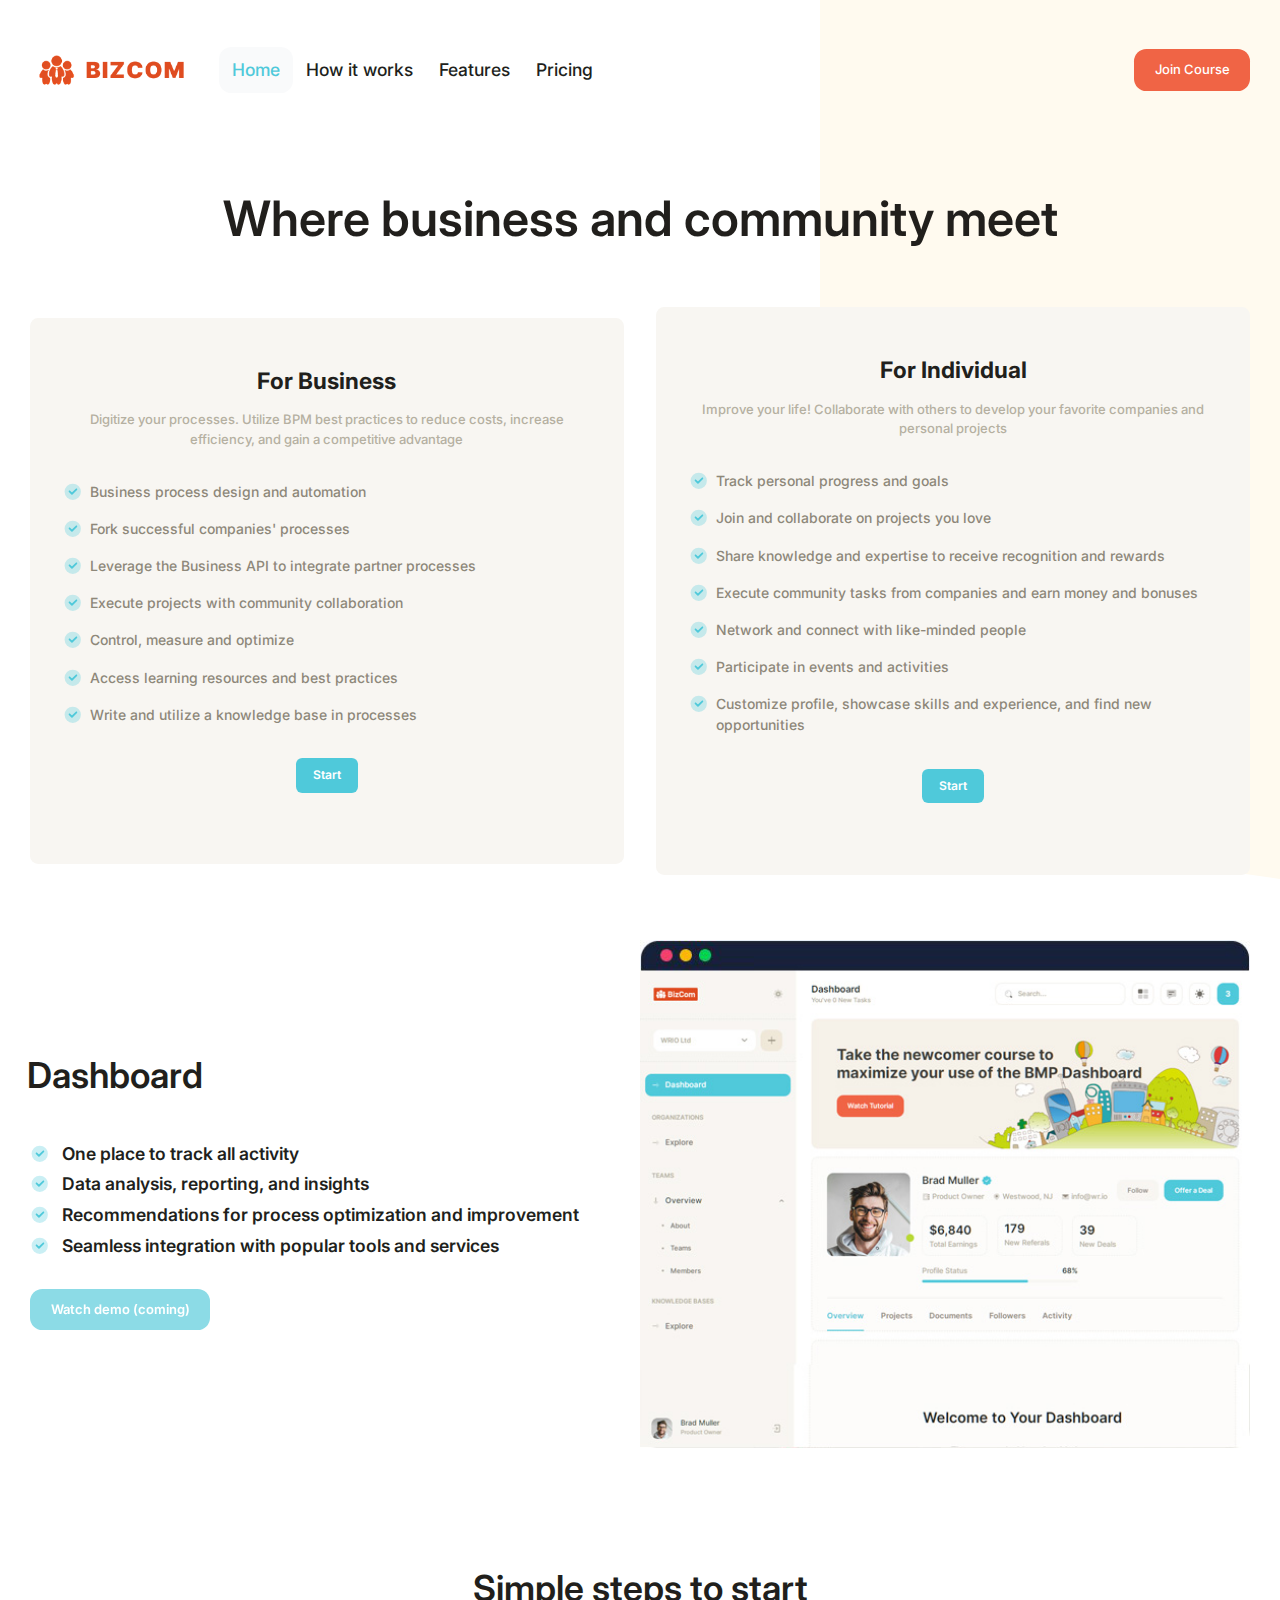
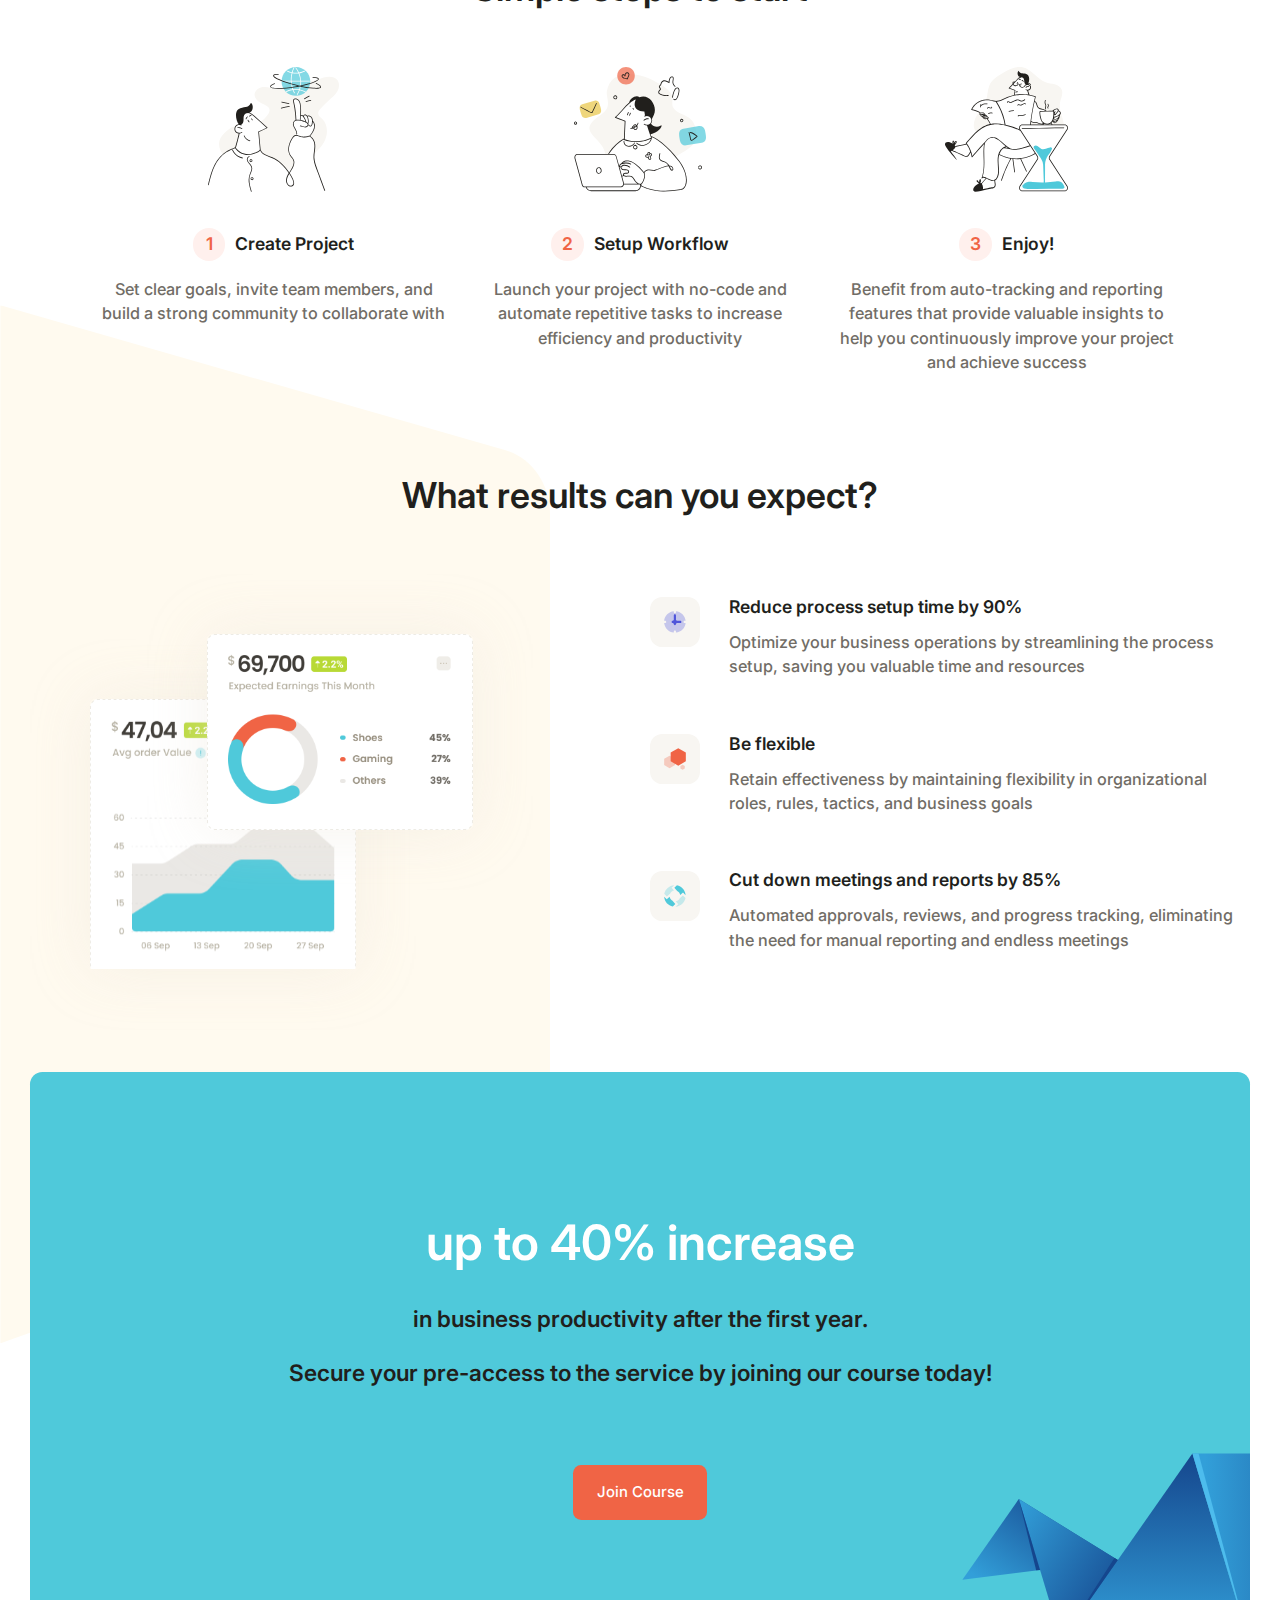
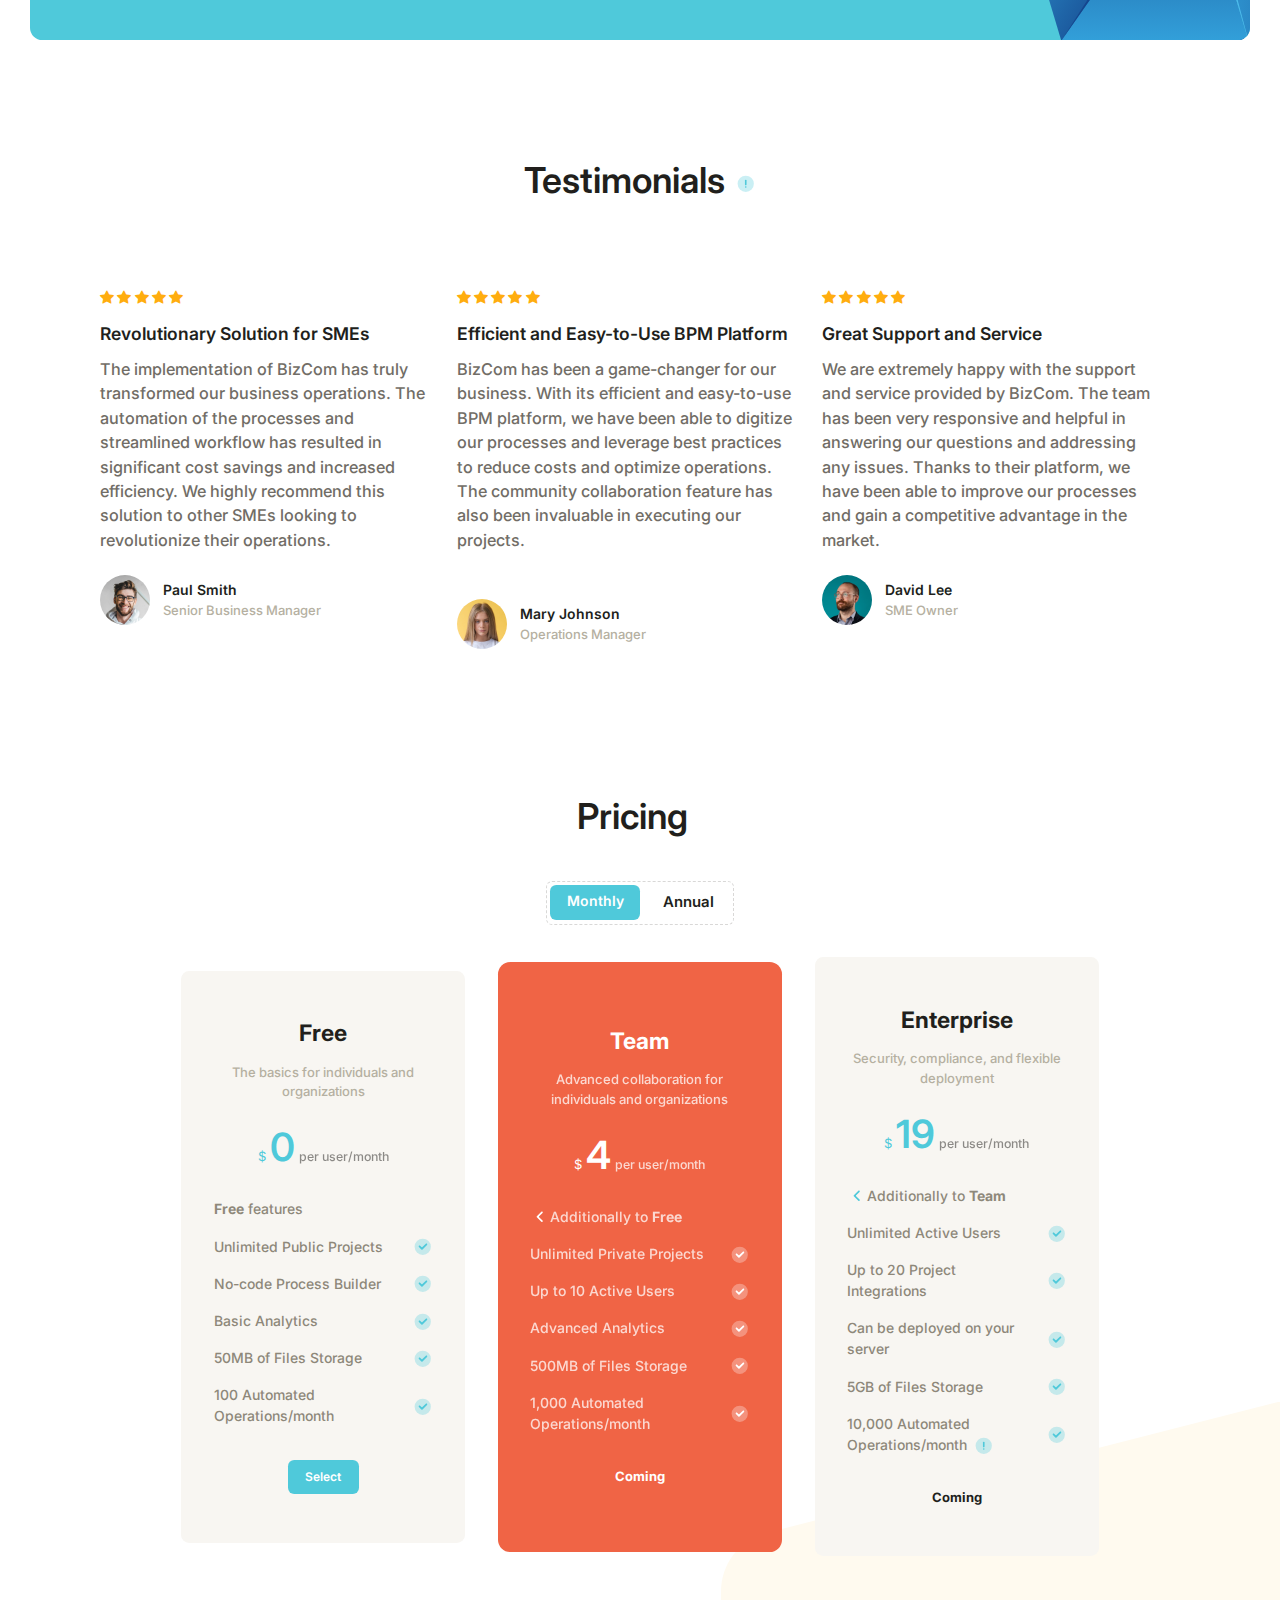
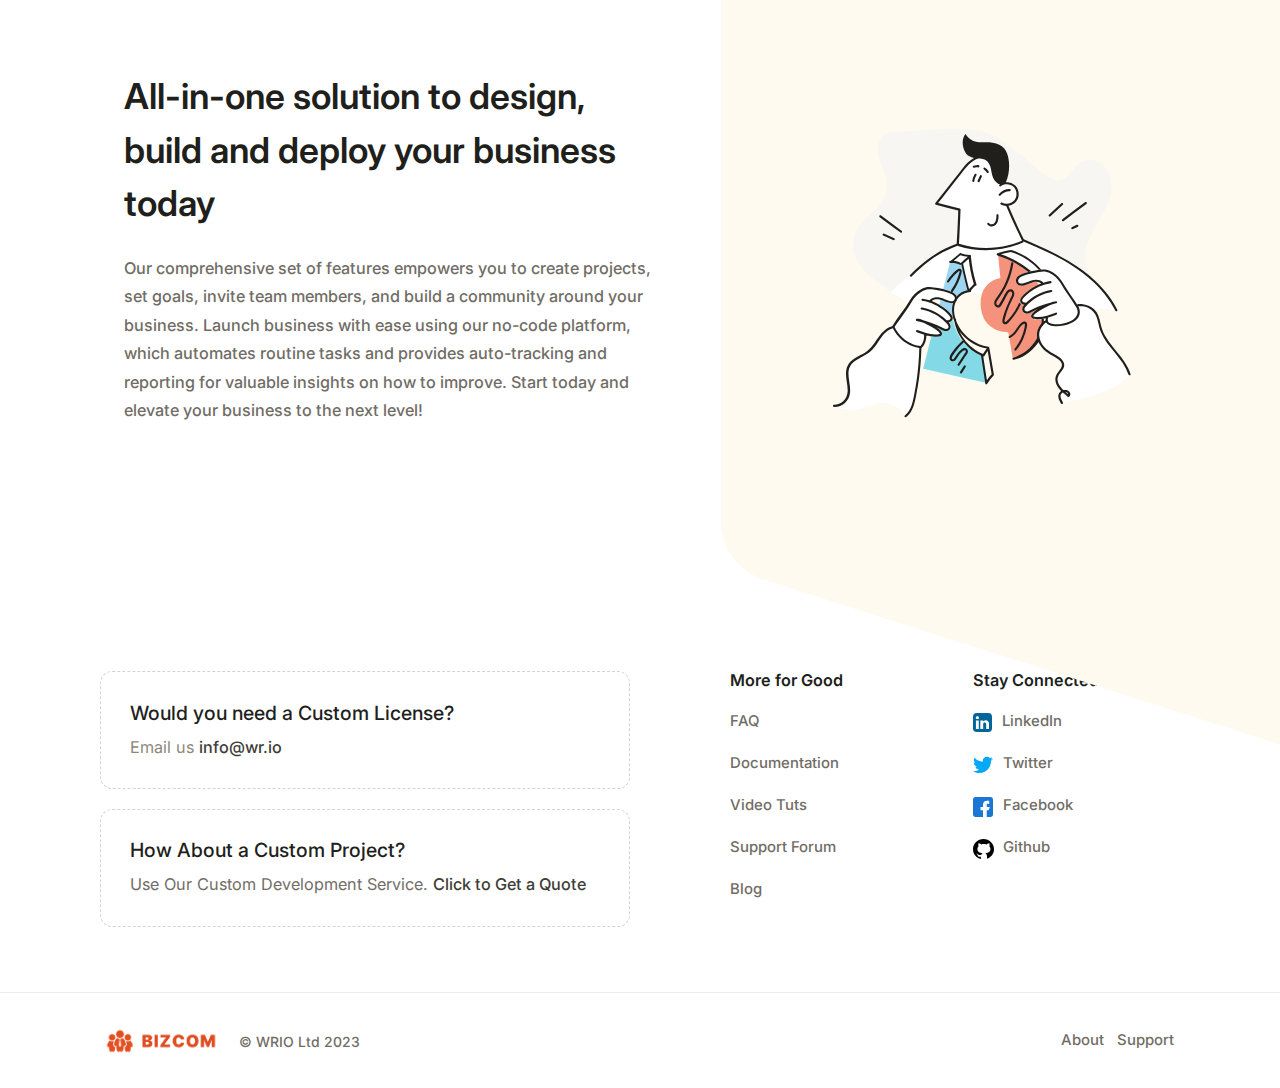
<file: index.html>
<!DOCTYPE html>
<html lang="en">
	<!--begin::Head-->
	<head>
		<!-- Google tag (gtag.js) -->
		<script async src="https://www.googletagmanager.com/gtag/js?id=G-2LW7SFRCJ7"></script>
		<script>
		  window.dataLayer = window.dataLayer || [];
		  function gtag(){dataLayer.push(arguments);}
		  gtag('js', new Date());
		  gtag('config', 'G-2LW7SFRCJ7');
		</script>
		<title>BizCom &bull; Pre-registration</title>
		<meta charset="utf-8" />
		<meta name="description" content="BizCom is a business process-improving platform developed by webRunes (wr.io). Our goal is to empower small and medium-sized enterprises and their communities by providing a collaborative center for growth." />
		<meta name="keywords" content="business, process, improvement" />
		<meta name="viewport" content="width=device-width, initial-scale=1" />
		<meta property="og:locale" content="en_US" />
		<link rel="shortcut icon" href="assets/media/logos/favicon.ico" />
		<!--begin::Fonts-->
		<link rel="stylesheet" href="https://fonts.googleapis.com/css?family=Inter:300,400,500,600,700" />
		<!--end::Fonts-->
		<!--begin::Global Stylesheets Bundle(used by all pages)-->
		<link href="assets/plugins/global/plugins.bundle.css" rel="stylesheet" type="text/css" />
		<link href="assets/css/style.bundle.css" rel="stylesheet" type="text/css" />
		<link href="assets/css/update.css" rel="stylesheet" type="text/css" />
		<!--end::Global Stylesheets Bundle-->
	</head>
	<!--end::Head-->
	<!--begin::Body-->
	<body data-kt-name="good" id="kt_app_body" data-bs-spy="scroll" data-bs-target="#kt_landing_menu" data-bs-offset="200" data-kt-app-layout="light-sidebar" class="body-bg position-relative app-blank">
		<!--begin::Theme mode setup on page load-->
		<script>var defaultThemeMode = "light"; var themeMode; if ( document.documentElement ) { if ( document.documentElement.hasAttribute("data-theme-mode")) { themeMode = document.documentElement.getAttribute("data-theme-mode"); } else { if ( localStorage.getItem("data-theme") !== null ) { themeMode = localStorage.getItem("data-theme"); } else { themeMode = defaultThemeMode; } } if (themeMode === "system") { themeMode = window.matchMedia("(prefers-color-scheme: dark)").matches ? "dark" : "light"; } document.documentElement.setAttribute("data-theme", themeMode); }</script>
		<!--end::Theme mode setup on page load-->
		<!--begin::Root-->
		<div class="d-flex flex-column flex-root" id="kt_app_root">
			<!--begin::Header Section-->
			<div class="m-0">
				<!--begin::Header-->
				<div class="landing-header mb-13" data-kt-sticky="true" data-kt-sticky-name="landing-header" data-kt-sticky-offset="{default: '200px', lg: '300px'}">
					<!--begin::Container-->
					<div class="container-xxl">
						<!--begin::Wrapper-->
						<div class="d-flex align-items-center">
							<!--begin::Logo-->
							<div class="d-flex align-items-center me-8">
								<!--begin::Mobile menu toggle-->
								<button class="btn btn-icon btn-active-color-primary me-3 d-flex d-lg-none ms-n2" id="kt_landing_menu_toggle">
									<!--begin::Svg Icon | path: icons/duotune/abstract/abs015.svg-->
									<span class="svg-icon svg-icon-1">
										<svg width="24" height="24" viewBox="0 0 24 24" fill="none" xmlns="http://www.w3.org/2000/svg">
											<path d="M21 7H3C2.4 7 2 6.6 2 6V4C2 3.4 2.4 3 3 3H21C21.6 3 22 3.4 22 4V6C22 6.6 21.6 7 21 7Z" fill="currentColor" />
											<path opacity="0.3" d="M21 14H3C2.4 14 2 13.6 2 13V11C2 10.4 2.4 10 3 10H21C21.6 10 22 10.4 22 11V13C22 13.6 21.6 14 21 14ZM22 20V18C22 17.4 21.6 17 21 17H3C2.4 17 2 17.4 2 18V20C2 20.6 2.4 21 3 21H21C21.6 21 22 20.6 22 20Z" fill="currentColor" />
										</svg>
									</span>
									<!--end::Svg Icon-->
								</button>
								<!--end::Mobile menu toggle-->
								<!--begin::Logo image-->
								<a href="#">
									<img alt="Logo" src="assets/media/logos/default-inv.png" class="h-40px" />
								</a>
								<!--end::Logo image-->
							</div>
							<!--end::Logo-->
							<!--begin::Menu wrapper-->
							<div class="d-lg-block" id="kt_header_nav_wrapper">
								<div class="d-lg-block p-5 p-lg-0" data-kt-drawer="true" data-kt-drawer-name="landing-menu" data-kt-drawer-activate="{default: true, lg: false}" data-kt-drawer-overlay="true" data-kt-drawer-width="200px" data-kt-drawer-direction="start" data-kt-drawer-toggle="#kt_landing_menu_toggle" data-kt-swapper="true" data-kt-swapper-mode="prepend" data-kt-swapper-parent="{default: '#kt_body', lg: '#kt_header_nav_wrapper'}">
									<!--begin::Menu-->
									<div class="menu menu-column flex-nowrap menu-rounded menu-lg-row menu-title-dark menu-state-title-primary nav nav-flush fs-3 fw-semibold" id="kt_landing_menu">
										<!--begin::Menu item-->
										<div class="menu-item">
											<!--begin::Menu link-->
											<a class="menu-link nav-link active py-3 px-4 px-xxl-6" href="#" data-kt-scroll-toggle="true" data-kt-drawer-dismiss="true">Home</a>
											<!--end::Menu link-->
										</div>
										<!--end::Menu item-->
										<!--begin::Menu item-->
										<div class="menu-item">
											<!--begin::Menu link-->
											<a class="menu-link nav-link py-3 px-4 px-xxl-6" href="#how-it-works" data-kt-scroll-toggle="true" data-kt-drawer-dismiss="true">How it works</a>
											<!--end::Menu link-->
										</div>
										<!--end::Menu item-->
										<!--begin::Menu item-->
										<div class="menu-item">
											<!--begin::Menu link-->
											<a class="menu-link nav-link py-3 px-4 px-xxl-6" href="#features" data-kt-scroll-toggle="true" data-kt-drawer-dismiss="true">Features</a>
											<!--end::Menu link-->
										</div>
										<!--end::Menu item-->
										<!--begin::Menu item-->
										<div class="menu-item">
											<!--begin::Menu link-->
											<a class="menu-link nav-link py-3 px-4 px-xxl-6" href="#pricing" data-kt-scroll-toggle="true" data-kt-drawer-dismiss="true">Pricing</a>
											<!--end::Menu link-->
										</div>
										<!--end::Menu item-->
									</div>
									<!--end::Menu-->
								</div>
							</div>
							<!--end::Menu wrapper-->
							<!--begin::Toolbar-->
							<div class="flex-equal text-end ms-1 position-relative z-index-2">
								<a href="https://course.wr.io/" class="btn btn-danger" data-kt-scroll-toggle="true" data-kt-drawer-dismiss="true">Join Course</a>
							</div>
							<!--end::Toolbar-->
						</div>
						<!--end::Wrapper-->
					</div>
					<!--end::Container-->
				</div>
				<!--end::Header-->
				<!--begin::Landing hero-->
				<div class="mb-lg-20">
					<!--begin::Container-->
					<div class="container-xxl position-relative z-index-2">
						<!--begin::Row-->
							<!--begin::Title-->
							<h3 class="fs-lg-3tx fs-3x text-dark text-center mb-7 mb-lg-16 lh-base position-relative z-index-2" data-kt-scroll-offset="{default: 100, lg: 150}">Where business and community meet</h3>
							<!--end::Title-->
							<!--begin::Pricing-->
							<div class="text-center">
								<!--begin::Row-->
								<div class="row g-5 g-lg-10 mb-20">
									<!--begin::Col-->
									<div class="col-xl-6">
										<div class="d-flex h-100 align-items-center">
											<!--begin::Option-->
											<div class="w-100 d-flex flex-column flex-center rounded-3 bg-gray-100 py-15 px-10">
												<!--begin::Heading-->
												<div class="mb-7 text-center">
													<!--begin::Title-->
													<h1 class="text-dark mb-5 fw-bolder">For Business</h1>
													<!--end::Title-->
													<!--begin::Description-->
													<div class="text-gray-400 fw-semibold mb-5">Digitize your processes. Utilize BPM best practices to reduce costs, increase efficiency, and gain a competitive advantage</div>
													<!--end::Description-->
													<!--begin::Features-->
													<div class="w-100 mb-10 text-align-left">
														<!--begin::Item-->
														<div class="d-flex mb-5">
															<span class="fw-semibold fs-6 text-gray-600 text-start pe-3"></span>
														</div>
														<!--end::Item-->
														<!--begin::Item-->
														<div class="d-flex mb-5">
															<!--begin::Svg Icon | path: icons/duotune/general/gen043.svg-->
															<span class="svg-icon svg-icon-2 svg-icon-primary svg-icon-landing">
																<svg width="24" height="24" viewBox="0 0 24 24" fill="none" xmlns="http://www.w3.org/2000/svg">
																	<rect opacity="0.3" x="2" y="2" width="20" height="20" rx="10" fill="currentColor" />
																	<path d="M10.4343 12.4343L8.75 10.75C8.33579 10.3358 7.66421 10.3358 7.25 10.75C6.83579 11.1642 6.83579 11.8358 7.25 12.25L10.2929 15.2929C10.6834 15.6834 11.3166 15.6834 11.7071 15.2929L17.25 9.75C17.6642 9.33579 17.6642 8.66421 17.25 8.25C16.8358 7.83579 16.1642 7.83579 15.75 8.25L11.5657 12.4343C11.2533 12.7467 10.7467 12.7467 10.4343 12.4343Z" fill="currentColor" />
																</svg>
															</span>
															<!--end::Svg Icon-->
															<span class="fw-semibold fs-6 text-gray-600 text-start pe-3">Business process design and automation</span>
														</div>
														<!--end::Item-->
														<!--begin::Item-->
														<div class="d-flex mb-5">
															<!--begin::Svg Icon | path: icons/duotune/general/gen043.svg-->
															<span class="svg-icon svg-icon-2 svg-icon-primary svg-icon-landing">
																<svg width="24" height="24" viewBox="0 0 24 24" fill="none" xmlns="http://www.w3.org/2000/svg">
																	<rect opacity="0.3" x="2" y="2" width="20" height="20" rx="10" fill="currentColor" />
																	<path d="M10.4343 12.4343L8.75 10.75C8.33579 10.3358 7.66421 10.3358 7.25 10.75C6.83579 11.1642 6.83579 11.8358 7.25 12.25L10.2929 15.2929C10.6834 15.6834 11.3166 15.6834 11.7071 15.2929L17.25 9.75C17.6642 9.33579 17.6642 8.66421 17.25 8.25C16.8358 7.83579 16.1642 7.83579 15.75 8.25L11.5657 12.4343C11.2533 12.7467 10.7467 12.7467 10.4343 12.4343Z" fill="currentColor" />
																</svg>
															</span>
															<!--end::Svg Icon-->
															<span class="fw-semibold fs-6 text-gray-600">Fork successful companies' processes</span>
														</div>
														<!--end::Item-->
														<!--begin::Item-->
														<div class="d-flex mb-5">
															<!--begin::Svg Icon | path: icons/duotune/general/gen043.svg-->
															<span class="svg-icon svg-icon-2 svg-icon-primary svg-icon-landing">
																<svg width="24" height="24" viewBox="0 0 24 24" fill="none" xmlns="http://www.w3.org/2000/svg">
																	<rect opacity="0.3" x="2" y="2" width="20" height="20" rx="10" fill="currentColor" />
																	<path d="M10.4343 12.4343L8.75 10.75C8.33579 10.3358 7.66421 10.3358 7.25 10.75C6.83579 11.1642 6.83579 11.8358 7.25 12.25L10.2929 15.2929C10.6834 15.6834 11.3166 15.6834 11.7071 15.2929L17.25 9.75C17.6642 9.33579 17.6642 8.66421 17.25 8.25C16.8358 7.83579 16.1642 7.83579 15.75 8.25L11.5657 12.4343C11.2533 12.7467 10.7467 12.7467 10.4343 12.4343Z" fill="currentColor" />
																</svg>
															</span>
															<!--end::Svg Icon-->
															<span class="fw-semibold fs-6 text-gray-600 text-start pe-3">Leverage the Business API to integrate partner processes</span>
														</div>
														<!--end::Item-->
														<!--begin::Item-->
														<div class="d-flex mb-5">
															<!--begin::Svg Icon | path: icons/duotune/general/gen043.svg-->
															<span class="svg-icon svg-icon-2 svg-icon-primary svg-icon-landing">
																<svg width="24" height="24" viewBox="0 0 24 24" fill="none" xmlns="http://www.w3.org/2000/svg">
																	<rect opacity="0.3" x="2" y="2" width="20" height="20" rx="10" fill="currentColor" />
																	<path d="M10.4343 12.4343L8.75 10.75C8.33579 10.3358 7.66421 10.3358 7.25 10.75C6.83579 11.1642 6.83579 11.8358 7.25 12.25L10.2929 15.2929C10.6834 15.6834 11.3166 15.6834 11.7071 15.2929L17.25 9.75C17.6642 9.33579 17.6642 8.66421 17.25 8.25C16.8358 7.83579 16.1642 7.83579 15.75 8.25L11.5657 12.4343C11.2533 12.7467 10.7467 12.7467 10.4343 12.4343Z" fill="currentColor" />
																</svg>
															</span>
															<!--end::Svg Icon-->
															<span class="fw-semibold fs-6 text-gray-600">Execute projects with community collaboration</span>
														</div>
														<!--end::Item-->
														<!--begin::Item-->
														<div class="d-flex mb-5">
															<!--begin::Svg Icon | path: icons/duotune/general/gen043.svg-->
															<span class="svg-icon svg-icon-2 svg-icon-primary svg-icon-landing">
																<svg width="24" height="24" viewBox="0 0 24 24" fill="none" xmlns="http://www.w3.org/2000/svg">
																	<rect opacity="0.3" x="2" y="2" width="20" height="20" rx="10" fill="currentColor" />
																	<path d="M10.4343 12.4343L8.75 10.75C8.33579 10.3358 7.66421 10.3358 7.25 10.75C6.83579 11.1642 6.83579 11.8358 7.25 12.25L10.2929 15.2929C10.6834 15.6834 11.3166 15.6834 11.7071 15.2929L17.25 9.75C17.6642 9.33579 17.6642 8.66421 17.25 8.25C16.8358 7.83579 16.1642 7.83579 15.75 8.25L11.5657 12.4343C11.2533 12.7467 10.7467 12.7467 10.4343 12.4343Z" fill="currentColor" />
																</svg>
															</span>
															<!--end::Svg Icon-->
															<span class="fw-semibold fs-6 text-gray-600">Control, measure and optimize</span>
														</div>
														<!--end::Item-->
														<!--begin::Item-->
														<div class="d-flex mb-5">
															<!--begin::Svg Icon | path: icons/duotune/general/gen043.svg-->
															<span class="svg-icon svg-icon-2 svg-icon-primary svg-icon-landing">
																<svg width="24" height="24" viewBox="0 0 24 24" fill="none" xmlns="http://www.w3.org/2000/svg">
																	<rect opacity="0.3" x="2" y="2" width="20" height="20" rx="10" fill="currentColor" />
																	<path d="M10.4343 12.4343L8.75 10.75C8.33579 10.3358 7.66421 10.3358 7.25 10.75C6.83579 11.1642 6.83579 11.8358 7.25 12.25L10.2929 15.2929C10.6834 15.6834 11.3166 15.6834 11.7071 15.2929L17.25 9.75C17.6642 9.33579 17.6642 8.66421 17.25 8.25C16.8358 7.83579 16.1642 7.83579 15.75 8.25L11.5657 12.4343C11.2533 12.7467 10.7467 12.7467 10.4343 12.4343Z" fill="currentColor" />
																</svg>
															</span>
															<!--end::Svg Icon-->
															<span class="fw-semibold fs-6 text-gray-600">Access learning resources and best practices</span>
														</div>
														<!--end::Item-->
														<!--begin::Item-->
														<div class="d-flex mb-5">
															<!--begin::Svg Icon | path: icons/duotune/general/gen043.svg-->
															<span class="svg-icon svg-icon-2 svg-icon-primary svg-icon-landing">
																<svg width="24" height="24" viewBox="0 0 24 24" fill="none" xmlns="http://www.w3.org/2000/svg">
																	<rect opacity="0.3" x="2" y="2" width="20" height="20" rx="10" fill="currentColor" />
																	<path d="M10.4343 12.4343L8.75 10.75C8.33579 10.3358 7.66421 10.3358 7.25 10.75C6.83579 11.1642 6.83579 11.8358 7.25 12.25L10.2929 15.2929C10.6834 15.6834 11.3166 15.6834 11.7071 15.2929L17.25 9.75C17.6642 9.33579 17.6642 8.66421 17.25 8.25C16.8358 7.83579 16.1642 7.83579 15.75 8.25L11.5657 12.4343C11.2533 12.7467 10.7467 12.7467 10.4343 12.4343Z" fill="currentColor" />
																</svg>
															</span>
															<!--end::Svg Icon-->
															<span class="fw-semibold fs-6 text-gray-600">Write and utilize a knowledge base in processes</span>
														</div>
														<!--end::Item-->
													</div>
													<!--end::Features-->
													<!--begin::Select-->
													<a href="#pre-registration" class="btn btn-primary btn-sm fw-bold rounded-1" data-kt-scroll-toggle="true" data-kt-drawer-dismiss="true">Start</a>
													<!--end::Select-->
												</div>
												<!--end::Heading-->
											</div>
										</div>
									</div>
									<!--begin::Col-->
									<div class="col-xl-6">
										<div class="d-flex h-100 align-items-center">
											<!--begin::Option-->
											<div class="w-100 d-flex flex-column flex-center rounded-3 bg-gray-100 py-15 px-10">
												<!--begin::Heading-->
												<div class="mb-7 text-center">
													<!--begin::Title-->
													<h1 class="text-dark mb-5 fw-bolder">For Individual</h1>
													<!--end::Title-->
													<!--begin::Description-->
													<div class="text-gray-400 fw-semibold mb-5">Improve your life! Collaborate with others to develop your favorite companies and personal projects</div>
													<!--end::Description-->
													<!--begin::Features-->
													<div class="w-100 mb-10 text-align-left">
														<!--begin::Item-->
														<div class="d-flex mb-5">
															<span class="fw-semibold fs-6 text-gray-600 text-start pe-3"></span>
														</div>
														<!--end::Item-->
														<!--begin::Item-->
														<div class="d-flex mb-5">
															<!--begin::Svg Icon | path: icons/duotune/general/gen043.svg-->
															<span class="svg-icon svg-icon-2 svg-icon-primary svg-icon-landing">
																<svg width="24" height="24" viewBox="0 0 24 24" fill="none" xmlns="http://www.w3.org/2000/svg">
																	<rect opacity="0.3" x="2" y="2" width="20" height="20" rx="10" fill="currentColor" />
																	<path d="M10.4343 12.4343L8.75 10.75C8.33579 10.3358 7.66421 10.3358 7.25 10.75C6.83579 11.1642 6.83579 11.8358 7.25 12.25L10.2929 15.2929C10.6834 15.6834 11.3166 15.6834 11.7071 15.2929L17.25 9.75C17.6642 9.33579 17.6642 8.66421 17.25 8.25C16.8358 7.83579 16.1642 7.83579 15.75 8.25L11.5657 12.4343C11.2533 12.7467 10.7467 12.7467 10.4343 12.4343Z" fill="currentColor" />
																</svg>
															</span>
															<!--end::Svg Icon-->
															<span class="fw-semibold fs-6 text-gray-600 text-start pe-3">Track personal progress and goals</span>
														</div>
														<!--end::Item-->
														<!--begin::Item-->
														<div class="d-flex mb-5">
															<!--begin::Svg Icon | path: icons/duotune/general/gen043.svg-->
															<span class="svg-icon svg-icon-2 svg-icon-primary svg-icon-landing">
																<svg width="24" height="24" viewBox="0 0 24 24" fill="none" xmlns="http://www.w3.org/2000/svg">
																	<rect opacity="0.3" x="2" y="2" width="20" height="20" rx="10" fill="currentColor" />
																	<path d="M10.4343 12.4343L8.75 10.75C8.33579 10.3358 7.66421 10.3358 7.25 10.75C6.83579 11.1642 6.83579 11.8358 7.25 12.25L10.2929 15.2929C10.6834 15.6834 11.3166 15.6834 11.7071 15.2929L17.25 9.75C17.6642 9.33579 17.6642 8.66421 17.25 8.25C16.8358 7.83579 16.1642 7.83579 15.75 8.25L11.5657 12.4343C11.2533 12.7467 10.7467 12.7467 10.4343 12.4343Z" fill="currentColor" />
																</svg>
															</span>
															<!--end::Svg Icon-->
															<span class="fw-semibold fs-6 text-gray-600 text-start pe-3">Join and collaborate on projects you love</span>
														</div>
														<!--end::Item-->
														<!--begin::Item-->
														<div class="d-flex mb-5">
															<!--begin::Svg Icon | path: icons/duotune/general/gen043.svg-->
															<span class="svg-icon svg-icon-2 svg-icon-primary svg-icon-landing">
																<svg width="24" height="24" viewBox="0 0 24 24" fill="none" xmlns="http://www.w3.org/2000/svg">
																	<rect opacity="0.3" x="2" y="2" width="20" height="20" rx="10" fill="currentColor" />
																	<path d="M10.4343 12.4343L8.75 10.75C8.33579 10.3358 7.66421 10.3358 7.25 10.75C6.83579 11.1642 6.83579 11.8358 7.25 12.25L10.2929 15.2929C10.6834 15.6834 11.3166 15.6834 11.7071 15.2929L17.25 9.75C17.6642 9.33579 17.6642 8.66421 17.25 8.25C16.8358 7.83579 16.1642 7.83579 15.75 8.25L11.5657 12.4343C11.2533 12.7467 10.7467 12.7467 10.4343 12.4343Z" fill="currentColor" />
																</svg>
															</span>
															<!--end::Svg Icon-->
															<span class="fw-semibold fs-6 text-gray-600">Share knowledge and expertise to receive recognition and rewards</span>
														</div>
														<!--end::Item-->
														<!--begin::Item-->
														<div class="d-flex mb-5">
															<!--begin::Svg Icon | path: icons/duotune/general/gen043.svg-->
															<span class="svg-icon svg-icon-2 svg-icon-primary svg-icon-landing">
																<svg width="24" height="24" viewBox="0 0 24 24" fill="none" xmlns="http://www.w3.org/2000/svg">
																	<rect opacity="0.3" x="2" y="2" width="20" height="20" rx="10" fill="currentColor" />
																	<path d="M10.4343 12.4343L8.75 10.75C8.33579 10.3358 7.66421 10.3358 7.25 10.75C6.83579 11.1642 6.83579 11.8358 7.25 12.25L10.2929 15.2929C10.6834 15.6834 11.3166 15.6834 11.7071 15.2929L17.25 9.75C17.6642 9.33579 17.6642 8.66421 17.25 8.25C16.8358 7.83579 16.1642 7.83579 15.75 8.25L11.5657 12.4343C11.2533 12.7467 10.7467 12.7467 10.4343 12.4343Z" fill="currentColor" />
																</svg>
															</span>
															<!--end::Svg Icon-->
															<span class="fw-semibold fs-6 text-gray-600">Execute community tasks from companies and earn money and bonuses</span>
														</div>
														<!--end::Item-->
														<!--begin::Item-->
														<div class="d-flex mb-5">
															<!--begin::Svg Icon | path: icons/duotune/general/gen043.svg-->
															<span class="svg-icon svg-icon-2 svg-icon-primary svg-icon-landing">
																<svg width="24" height="24" viewBox="0 0 24 24" fill="none" xmlns="http://www.w3.org/2000/svg">
																	<rect opacity="0.3" x="2" y="2" width="20" height="20" rx="10" fill="currentColor" />
																	<path d="M10.4343 12.4343L8.75 10.75C8.33579 10.3358 7.66421 10.3358 7.25 10.75C6.83579 11.1642 6.83579 11.8358 7.25 12.25L10.2929 15.2929C10.6834 15.6834 11.3166 15.6834 11.7071 15.2929L17.25 9.75C17.6642 9.33579 17.6642 8.66421 17.25 8.25C16.8358 7.83579 16.1642 7.83579 15.75 8.25L11.5657 12.4343C11.2533 12.7467 10.7467 12.7467 10.4343 12.4343Z" fill="currentColor" />
																</svg>
															</span>
															<!--end::Svg Icon-->
															<span class="fw-semibold fs-6 text-gray-600">Network and connect with like-minded people</span>
														</div>
														<!--end::Item-->
														<!--begin::Item-->
														<div class="d-flex mb-5">
															<!--begin::Svg Icon | path: icons/duotune/general/gen043.svg-->
															<span class="svg-icon svg-icon-2 svg-icon-primary svg-icon-landing">
																<svg width="24" height="24" viewBox="0 0 24 24" fill="none" xmlns="http://www.w3.org/2000/svg">
																	<rect opacity="0.3" x="2" y="2" width="20" height="20" rx="10" fill="currentColor" />
																	<path d="M10.4343 12.4343L8.75 10.75C8.33579 10.3358 7.66421 10.3358 7.25 10.75C6.83579 11.1642 6.83579 11.8358 7.25 12.25L10.2929 15.2929C10.6834 15.6834 11.3166 15.6834 11.7071 15.2929L17.25 9.75C17.6642 9.33579 17.6642 8.66421 17.25 8.25C16.8358 7.83579 16.1642 7.83579 15.75 8.25L11.5657 12.4343C11.2533 12.7467 10.7467 12.7467 10.4343 12.4343Z" fill="currentColor" />
																</svg>
															</span>
															<!--end::Svg Icon-->
															<span class="fw-semibold fs-6 text-gray-600">Participate in events and activities</span>
														</div>
														<!--end::Item-->
														<!--begin::Item-->
														<div class="d-flex mb-5">
															<!--begin::Svg Icon | path: icons/duotune/general/gen043.svg-->
															<span class="svg-icon svg-icon-2 svg-icon-primary svg-icon-landing">
																<svg width="24" height="24" viewBox="0 0 24 24" fill="none" xmlns="http://www.w3.org/2000/svg">
																	<rect opacity="0.3" x="2" y="2" width="20" height="20" rx="10" fill="currentColor" />
																	<path d="M10.4343 12.4343L8.75 10.75C8.33579 10.3358 7.66421 10.3358 7.25 10.75C6.83579 11.1642 6.83579 11.8358 7.25 12.25L10.2929 15.2929C10.6834 15.6834 11.3166 15.6834 11.7071 15.2929L17.25 9.75C17.6642 9.33579 17.6642 8.66421 17.25 8.25C16.8358 7.83579 16.1642 7.83579 15.75 8.25L11.5657 12.4343C11.2533 12.7467 10.7467 12.7467 10.4343 12.4343Z" fill="currentColor" />
																</svg>
															</span>
															<!--end::Svg Icon-->
															<span class="fw-semibold fs-6 text-gray-600">Customize profile, showcase skills and experience, and find new opportunities</span>
														</div>
														<!--end::Item-->
													</div>
													<!--end::Features-->
													<!--begin::Select-->
													<a href="#pre-registration" class="btn btn-primary btn-sm fw-bold rounded-1" data-kt-scroll-toggle="true" data-kt-drawer-dismiss="true">Start</a>
													<!--end::Select-->
												</div>
												<!--end::Heading-->
											</div>
										</div>
									</div>
								</div>
							</div>

							<div class="row gy-5 align-items-center gx-0">
								<!--begin::Col-->
								<div class="col-sm-6">
									<!--begin::Wrapper-->
									<div class="pe-5">
										<!--begin::Title-->
										<h1 class="text-dark fw-bold fs-2x fs-lg-2tx mb-14 ms-n1" id="home">Dashboard</h1>
										<h3 class="text-dark fs-3 fw-bold mb-3">
											<!--begin::Svg Icon | path: icons/duotune/general/gen043.svg-->
											<span class="svg-icon svg-icon-2 svg-icon-primary svg-icon-landing margin-fix">
												<svg width="24" height="24" viewBox="0 0 24 24" fill="none" xmlns="http://www.w3.org/2000/svg">
													<rect opacity="0.3" x="2" y="2" width="20" height="20" rx="10" fill="currentColor" />
													<path d="M10.4343 12.4343L8.75 10.75C8.33579 10.3358 7.66421 10.3358 7.25 10.75C6.83579 11.1642 6.83579 11.8358 7.25 12.25L10.2929 15.2929C10.6834 15.6834 11.3166 15.6834 11.7071 15.2929L17.25 9.75C17.6642 9.33579 17.6642 8.66421 17.25 8.25C16.8358 7.83579 16.1642 7.83579 15.75 8.25L11.5657 12.4343C11.2533 12.7467 10.7467 12.7467 10.4343 12.4343Z" fill="currentColor" />
												</svg>
											</span>
											<!--end::Svg Icon--> One place to track all activity</h3>
										<h3 class="text-dark fs-3 fw-bold mb-3">
											<!--begin::Svg Icon | path: icons/duotune/general/gen043.svg-->
											<span class="svg-icon svg-icon-2 svg-icon-primary svg-icon-landing margin-fix">
												<svg width="24" height="24" viewBox="0 0 24 24" fill="none" xmlns="http://www.w3.org/2000/svg">
													<rect opacity="0.3" x="2" y="2" width="20" height="20" rx="10" fill="currentColor" />
													<path d="M10.4343 12.4343L8.75 10.75C8.33579 10.3358 7.66421 10.3358 7.25 10.75C6.83579 11.1642 6.83579 11.8358 7.25 12.25L10.2929 15.2929C10.6834 15.6834 11.3166 15.6834 11.7071 15.2929L17.25 9.75C17.6642 9.33579 17.6642 8.66421 17.25 8.25C16.8358 7.83579 16.1642 7.83579 15.75 8.25L11.5657 12.4343C11.2533 12.7467 10.7467 12.7467 10.4343 12.4343Z" fill="currentColor" />
												</svg>
											</span>
											<!--end::Svg Icon--> Data analysis, reporting, and insights</h3>
										<h3 class="text-dark fs-3 fw-bold mb-3">
											<!--begin::Svg Icon | path: icons/duotune/general/gen043.svg-->
											<span class="svg-icon svg-icon-2 svg-icon-primary svg-icon-landing margin-fix">
												<svg width="24" height="24" viewBox="0 0 24 24" fill="none" xmlns="http://www.w3.org/2000/svg">
													<rect opacity="0.3" x="2" y="2" width="20" height="20" rx="10" fill="currentColor" />
													<path d="M10.4343 12.4343L8.75 10.75C8.33579 10.3358 7.66421 10.3358 7.25 10.75C6.83579 11.1642 6.83579 11.8358 7.25 12.25L10.2929 15.2929C10.6834 15.6834 11.3166 15.6834 11.7071 15.2929L17.25 9.75C17.6642 9.33579 17.6642 8.66421 17.25 8.25C16.8358 7.83579 16.1642 7.83579 15.75 8.25L11.5657 12.4343C11.2533 12.7467 10.7467 12.7467 10.4343 12.4343Z" fill="currentColor" />
												</svg>
											</span>
											<!--end::Svg Icon--> Recommendations for process optimization and improvement</h3>
										<h3 class="text-dark fs-3 fw-bold mb-3">
											<!--begin::Svg Icon | path: icons/duotune/general/gen043.svg-->
											<span class="svg-icon svg-icon-2 svg-icon-primary svg-icon-landing margin-fix">
												<svg width="24" height="24" viewBox="0 0 24 24" fill="none" xmlns="http://www.w3.org/2000/svg">
													<rect opacity="0.3" x="2" y="2" width="20" height="20" rx="10" fill="currentColor" />
													<path d="M10.4343 12.4343L8.75 10.75C8.33579 10.3358 7.66421 10.3358 7.25 10.75C6.83579 11.1642 6.83579 11.8358 7.25 12.25L10.2929 15.2929C10.6834 15.6834 11.3166 15.6834 11.7071 15.2929L17.25 9.75C17.6642 9.33579 17.6642 8.66421 17.25 8.25C16.8358 7.83579 16.1642 7.83579 15.75 8.25L11.5657 12.4343C11.2533 12.7467 10.7467 12.7467 10.4343 12.4343Z" fill="currentColor" />
												</svg>
											</span>
											<!--end::Svg Icon--> Seamless integration with popular tools and services</h3>
										<br>
										<!--end::Title-->
										<!--begin::Action-->
										<div class="d-flex flex-shrink-0 me-5">
											<!--begin::Link-->
											<a href="#" class="btn btn-primary flex-shrink-0 fw-bold me-2 me-md-4 my-1 disabled">Watch demo (coming)</a>
											<!--end::Link-->
										</div>
										<!--end::Action-->
									</div>
									<!--end::Wrapper-->
								</div>
								<!--end::Col-->
								<!--begin::Col-->
								<div class="col-sm-6 pe-0">
									<!--begin::Image-->
									<img src="assets/media/product/4.jpg" class="float-end w-100" alt="" />
									<!--end::Image-->
								</div>
								<!--end::Col-->
							</div>
						<!--end::Row-->
					</div>
					<!--end::Container-->
					<!--begin::Image-->
					<div class="position-absolute top-0 end-0 overflow-hidden w-150px h-450px h-lg-auto w-lg-auto">
						<img src="assets/media/svg/layout/1.svg" class="" alt="" />
					</div>
					<!--end::Image-->
				</div>
				<!--end::Landing hero-->
			</div>
			<!--end::Header Section-->
			<!--begin::How It Works Section-->
			<div class="mb-9 pt-15 z-index-2">
				<!--begin::Container-->
				<div class="container">
					<!--begin::Title-->
					<h3 class="fs-lg-2tx fs-2x text-dark text-center mb-16 lh-base" id="how-it-works" data-kt-scroll-offset="{default: 100, lg: 150}">Simple steps to start</h3>
					<!--end::Title-->
					<!--begin::Row-->
					<div class="row gy-10 mb-md-20">
						<!--begin::Col-->
						<div class="col-sm-4">
							<!--begin::Story-->
							<div class="text-center mb-10 mb-md-0">
								<!--begin::Illustration-->
								<img src="assets/media/svg/illustrations/easy-2/1.svg" class="mb-11 h-125px" alt="" />
								<!--end::Illustration-->
								<!--begin::Heading-->
								<div class="d-flex flex-center mb-5">
									<!--begin::Badge-->
									<span class="badge badge-circle badge-light-danger fw-bold p-5 me-3 fs-3">1</span>
									<!--end::Badge-->
									<!--begin::Title-->
									<div class="fs-5 fs-lg-3 fw-bold text-dark">Create Project</div>
									<!--end::Title-->
								</div>
								<!--end::Heading-->
								<!--begin::Description-->
								<div class="fw-semibold fs-6 fs-lg-4 text-gray-700">Set clear goals, invite team members, and build a strong community to collaborate with</div>
								<!--end::Description-->
							</div>
							<!--end::Story-->
						</div>
						<!--end::Col-->
						<!--begin::Col-->
						<div class="col-sm-4">
							<!--begin::Story-->
							<div class="text-center mb-10 mb-md-0">
								<!--begin::Illustration-->
								<img src="assets/media/svg/illustrations/easy-2/2.svg" class="mb-11 h-125px" alt="" />
								<!--end::Illustration-->
								<!--begin::Heading-->
								<div class="d-flex flex-center mb-5">
									<!--begin::Badge-->
									<span class="badge badge-circle badge-light-danger fw-bold p-5 me-3 fs-3">2</span>
									<!--end::Badge-->
									<!--begin::Title-->
									<div class="fs-5 fs-lg-3 fw-bold text-dark">Setup Workflow</div>
									<!--end::Title-->
								</div>
								<!--end::Heading-->
								<!--begin::Description-->
								<div class="fw-semibold fs-6 fs-lg-4 text-gray-700"> Launch your project with no-code and automate repetitive tasks to increase efficiency and productivity</div>
								<!--end::Description-->
							</div>
							<!--end::Story-->
						</div>
						<!--end::Col-->
						<!--begin::Col-->
						<div class="col-sm-4">
							<!--begin::Story-->
							<div class="text-center mb-10 mb-md-0">
								<!--begin::Illustration-->
								<img src="assets/media/svg/illustrations/easy-2/3.svg" class="mb-11 h-125px" alt="" />
								<!--end::Illustration-->
								<!--begin::Heading-->
								<div class="d-flex flex-center mb-5">
									<!--begin::Badge-->
									<span class="badge badge-circle badge-light-danger fw-bold p-5 me-3 fs-3">3</span>
									<!--end::Badge-->
									<!--begin::Title-->
									<div class="fs-5 fs-lg-3 fw-bold text-dark">Enjoy!</div>
									<!--end::Title-->
								</div>
								<!--end::Heading-->
								<!--begin::Description-->
								<div class="fw-semibold fs-6 fs-lg-4 text-gray-700">Benefit from auto-tracking and reporting features that provide valuable insights to help you continuously improve your project and achieve success</div>
								<!--end::Description-->
							</div>
							<!--end::Story-->
						</div>
						<!--end::Col-->
					</div>
					<!--end::Row-->
				</div>
				<!--end::Container-->
			</div>
			<!--end::How It Works Section-->
			<!--begin::Features section-->
			<div class="mb-0">
				<!--begin::Wrapper-->
				<!--begin::Features section-->
				<div class="container-xxl">
					<!--begin::Title-->
					<h3 class="fs-lg-2tx fs-2x text-dark text-center mb-7 mb-lg-16 lh-base position-relative z-index-2" id="features" data-kt-scroll-offset="{default: 100, lg: 150}">What results can you expect?</h3>
					<!--end::Title-->
					<!--begin::Row-->
					<div class="row mb-10 mb-lg-20 pb-lg-17">
						<!--begin::Col-->
						<div class="col-md-6">
							<!--begin::Section-->
							<div class="position-relative z-index-2 d-none d-md-block">
								<!--begin::Images-->
								<img src="assets/media/product/1.svg" style="margin-left: 117px" class="position-absolute z-index-2" alt="" />
								<img src="assets/media/product/2.svg" class="position-absolute pt-20" alt="" />
								<!--end::Images-->
							</div>
							<!--end::Section-->
							<img src="assets/media/svg/layout/3.svg" class="position-absolute start-0 translate-middle-y overflow-hidden w-300px h-lg-auto w-lg-550px z-index-1" style="margin-top: 250px" alt="" />
						</div>
						<!--end::Col-->
						<!--begin::Col-->
						<div class="col-md-6">
							<!--begin::Items-->
							<div class="pt-6">
								<!--begin::Item-->
								<div class="d-flex align-items-top position-relative z-index-2 mb-7 mb-lg-16">
									<!--begin::Symbol-->
									<div class="symbol symbol-50px me-5 me-lg-9 pt-1">
										<span class="symbol-label bg-light">
											<!--begin::Svg Icon | path: icons/duotune/general/gen013.svg-->
											<span class="svg-icon svg-icon-2x svg-icon-info">
												<svg width="24" height="24" viewBox="0 0 24 24" fill="none" xmlns="http://www.w3.org/2000/svg">
													<path opacity="0.3" d="M20.9 12.9C20.3 12.9 19.9 12.5 19.9 11.9C19.9 11.3 20.3 10.9 20.9 10.9H21.8C21.3 6.2 17.6 2.4 12.9 2V2.9C12.9 3.5 12.5 3.9 11.9 3.9C11.3 3.9 10.9 3.5 10.9 2.9V2C6.19999 2.5 2.4 6.2 2 10.9H2.89999C3.49999 10.9 3.89999 11.3 3.89999 11.9C3.89999 12.5 3.49999 12.9 2.89999 12.9H2C2.5 17.6 6.19999 21.4 10.9 21.8V20.9C10.9 20.3 11.3 19.9 11.9 19.9C12.5 19.9 12.9 20.3 12.9 20.9V21.8C17.6 21.3 21.4 17.6 21.8 12.9H20.9Z" fill="currentColor" />
													<path d="M16.9 10.9H13.6C13.4 10.6 13.2 10.4 12.9 10.2V5.90002C12.9 5.30002 12.5 4.90002 11.9 4.90002C11.3 4.90002 10.9 5.30002 10.9 5.90002V10.2C10.6 10.4 10.4 10.6 10.2 10.9H9.89999C9.29999 10.9 8.89999 11.3 8.89999 11.9C8.89999 12.5 9.29999 12.9 9.89999 12.9H10.2C10.4 13.2 10.6 13.4 10.9 13.6V13.9C10.9 14.5 11.3 14.9 11.9 14.9C12.5 14.9 12.9 14.5 12.9 13.9V13.6C13.2 13.4 13.4 13.2 13.6 12.9H16.9C17.5 12.9 17.9 12.5 17.9 11.9C17.9 11.3 17.5 10.9 16.9 10.9Z" fill="currentColor" />
												</svg>
											</span>
											<!--end::Svg Icon-->
										</span>
									</div>
									<!--end::Symbol-->
									<!--begin::Text-->
									<div class="d-flex flex-column">
										<span class="text-dark fs-3 fw-bold mb-3">Reduce process setup time by 90%</span>
										<span class="text-gray-700 fw-semibold fs-4">Optimize your business operations by streamlining the process setup, saving you valuable time and resources</span>
									</div>
									<!--end::Text-->
								</div>
								<!--end::Item-->
								<!--begin::Item-->
								<div class="d-flex align-items-top position-relative z-index-2 mb-7 mb-lg-16">
									<!--begin::Symbol-->
									<div class="symbol symbol-50px me-5 me-lg-9 pt-1">
										<span class="symbol-label bg-light">
											<!--begin::Svg Icon | path: icons/duotune/abstract/abs026.svg-->
											<span class="svg-icon svg-icon-2x svg-icon-danger">
												<svg width="24" height="24" viewBox="0 0 24 24" fill="none" xmlns="http://www.w3.org/2000/svg">
													<path opacity="0.3" d="M7 20.5L2 17.6V11.8L7 8.90002L12 11.8V17.6L7 20.5ZM21 20.8V18.5L19 17.3L17 18.5V20.8L19 22L21 20.8Z" fill="currentColor" />
													<path d="M22 14.1V6L15 2L8 6V14.1L15 18.2L22 14.1Z" fill="currentColor" />
												</svg>
											</span>
											<!--end::Svg Icon-->
										</span>
									</div>
									<!--end::Symbol-->
									<!--begin::Text-->
									<div class="d-flex flex-column">
										<span class="text-dark fs-3 fw-bold mb-3">Be flexible</span>
										<span class="text-gray-700 fw-semibold fs-4">Retain effectiveness by maintaining flexibility in organizational roles, rules, tactics, and business goals</span>
									</div>
									<!--end::Text-->
								</div>
								<!--end::Item-->
								<!--begin::Item-->
								<div class="d-flex align-items-top position-relative z-index-2">
									<!--begin::Symbol-->
									<div class="symbol symbol-50px me-5 me-lg-9 pt-1">
										<span class="symbol-label bg-light">
											<!--begin::Svg Icon | path: icons/duotune/abstract/abs037.svg-->
											<span class="svg-icon svg-icon-2x svg-icon-primary">
												<svg width="24" height="24" viewBox="0 0 24 24" fill="none" xmlns="http://www.w3.org/2000/svg">
													<path opacity="0.3" d="M2.10001 10C3.00001 5.6 6.69998 2.3 11.2 2L8.79999 4.39999L11.1 7C9.60001 7.3 8.30001 8.19999 7.60001 9.59999L4.5 12.4L2.10001 10ZM19.3 11.5L16.4 14C15.7 15.5 14.4 16.6 12.7 16.9L15 19.5L12.6 21.9C17.1 21.6 20.8 18.2 21.7 13.9L19.3 11.5Z" fill="currentColor" />
													<path d="M13.8 2.09998C18.2 2.99998 21.5 6.69998 21.8 11.2L19.4 8.79997L16.8 11C16.5 9.39998 15.5 8.09998 14 7.39998L11.4 4.39998L13.8 2.09998ZM12.3 19.4L9.69998 16.4C8.29998 15.7 7.3 14.4 7 12.8L4.39999 15.1L2 12.7C2.3 17.2 5.7 20.9 10 21.8L12.3 19.4Z" fill="currentColor" />
												</svg>
											</span>
											<!--end::Svg Icon-->
										</span>
									</div>
									<!--end::Symbol-->
									<!--begin::Text-->
									<div class="d-flex flex-column">
										<span class="text-dark fs-3 fw-bold mb-3">Cut down meetings and reports by 85%</span>
										<span class="text-gray-700 fw-semibold fs-4">Automated approvals, reviews, and progress tracking, eliminating the need for manual reporting and endless meetings</span>
									</div>
									<!--end::Text-->
								</div>
								<!--end::Item-->
							</div>
							<!--end::Items-->
						</div>
						<!--end::Col-->
					</div>
					<!--end::Row-->
					<!--begin::Card-->
					<div class="card border-0 bg-primary overflow-hidden mb-lg-15 z-index-2" id="pre-registration">
						<!--begin::Body-->
						<div class="card-body text-center my-9">
							<!--begin::Title-->
							<div class="fs-lg-3tx fs-2x fw-bold text-white pt-lg-20 mt-lg-4 mb-lg-20 mb-10 pb-2 position-relative z-index-2">
								<span class="d-block mb-8">up to 40% increase</span>
								<span class="d-block lh-0"><h1>in business productivity after the first year.
									<br><br>Secure your pre-access to the service by joining our course today!</h1></span>
							</div>
							<!--end::Title-->
							<!--begin::Action-->
							<div class="mb-lg-20 position-relative z-index-2">
								<a href="https://course.wr.io/" class="btn btn-danger btn-lg h-55px pt-5" data-kt-scroll-toggle="true" data-kt-drawer-dismiss="true">Join Course</a>
							</div>
							<!--end::Action-->
							<img src="assets/media/product/3.svg" class="position-absolute bottom-0 end-0" alt="" />
						</div>
						<!--end::Body-->
					</div>
					<!--end::Card-->
				</div>
				<!--end::Features section-->
				<!--begin::Visual section-->
				<div class="py-10 pt-md-20 mb-lg-5">
					<!--begin::Container-->
					<div class="container">
						<!--begin::Plans-->
						<div class="d-flex flex-column position-relative z-index-2">
							<!--begin::Title-->
							<h1 class="fs-lg-2tx fs-2x fw-bold text-dark mb-7 mb-lg-15 text-center lh-base">Testimonials
								<span class="ms-1" data-bs-toggle="tooltip" data-bs-placement="top" title="For demonstration purposes! Will soon be replaced by recommendations from real people" data-bs-original-title="">
									<!--begin::Svg Icon | path: icons/duotune/general/gen044.svg-->
									<span class="svg-icon svg-icon-2 svg-icon-primary">
										<svg width="24" height="24" viewBox="0 0 24 24" fill="none" xmlns="http://www.w3.org/2000/svg">
											<rect opacity="0.3" x="2" y="2" width="20" height="20" rx="10" fill="currentColor" />
											<rect x="11" y="14" width="7" height="2" rx="1" transform="rotate(-90 11 14)" fill="currentColor" />
											<rect x="11" y="17" width="2" height="2" rx="1" transform="rotate(-90 11 17)" fill="currentColor" />
										</svg>
									</span>
									<!--end::Svg Icon-->
								</span>
							</h1>
							<!--end::Title-->
							<!--begin::Wrapper-->
							<div class="d-flex flex-column flex-md-row">
								<!--begin::Item-->
								<div class="pe-7 py-10">
									<div class="d-flex align-items-center mb-4">
										<div class="rating-label me-1 checked">
											<i class="bi bi-star-fill fs-6"></i>
										</div>
										<div class="rating-label me-1 checked">
											<i class="bi bi-star-fill fs-6"></i>
										</div>
										<div class="rating-label me-1 checked">
											<i class="bi bi-star-fill fs-6"></i>
										</div>
										<div class="rating-label me-1 checked">
											<i class="bi bi-star-fill fs-6"></i>
										</div>
										<div class="rating-label me-1 checked">
											<i class="bi bi-star-fill fs-6"></i>
										</div>
									</div>
									<!--begin::Text-->
									<div class="mb-7">
										<h3 class="text-dark fw-bold mb-3 lh-base">Revolutionary Solution for SMEs</h3>
										<span class="text-gray-700 d-block fw-semibold fs-4">The implementation of BizCom has truly transformed our business operations. The automation of the processes and streamlined workflow has resulted in significant cost savings and increased efficiency. We highly recommend this solution to other SMEs looking to revolutionize their operations.</span>
									</div>
									<!--end::Text-->
									<!--begin::Item-->
									<div class="d-flex align-items-center">
										<!--begin::Avatar-->
										<div class="symbol symbol-50px symbol-circle me-4">
											<img src="assets/media/avatars/300-1.jpg" class="" alt="" />
										</div>
										<!--end::Avatar-->
										<!--begin::User-->
										<div class="flex-grow-1">
											<a href="#" class="text-dark fw-bold text-hover-primary fs-6">Paul Smith</a>
											<span class="text-gray-400 d-block fw-semibold">Senior Business Manager</span>
										</div>
										<!--end::User-->
									</div>
									<!--end::Item-->
								</div>
								<!--end::Item-->
								<!--begin::Item-->
								<div class="pe-7 py-10">
									<div class="d-flex align-items-center mb-4">
										<div class="rating-label me-1 checked">
											<i class="bi bi-star-fill fs-6"></i>
										</div>
										<div class="rating-label me-1 checked">
											<i class="bi bi-star-fill fs-6"></i>
										</div>
										<div class="rating-label me-1 checked">
											<i class="bi bi-star-fill fs-6"></i>
										</div>
										<div class="rating-label me-1 checked">
											<i class="bi bi-star-fill fs-6"></i>
										</div>
										<div class="rating-label me-1 checked">
											<i class="bi bi-star-fill fs-6"></i>
										</div>
									</div>
									<!--begin::Text-->
									<div class="mb-7">
										<h3 class="text-dark fw-bold mb-3 lh-base">Efficient and Easy-to-Use BPM Platform</h3>
										<span class="text-gray-700 d-block fw-semibold fs-4">BizCom has been a game-changer for our business. With its efficient and easy-to-use BPM platform, we have been able to digitize our processes and leverage best practices to reduce costs and optimize operations. The community collaboration feature has also been invaluable in executing our projects.<br>&nbsp;</span>
									</div>
									<!--end::Text-->
									<!--begin::Item-->
									<div class="d-flex align-items-center">
										<!--begin::Avatar-->
										<div class="symbol symbol-50px symbol-circle me-4">
											<img src="assets/media/avatars/300-2.jpg" class="" alt="" />
										</div>
										<!--end::Avatar-->
										<!--begin::User-->
										<div class="flex-grow-1">
											<a href="#" class="text-dark fw-bold text-hover-primary fs-6">Mary Johnson</a>
											<span class="text-gray-400 d-block fw-semibold">Operations Manager</span>
										</div>
										<!--end::User-->
									</div>
									<!--end::Item-->
								</div>
								<!--end::Item-->
								<!--begin::Item-->
								<div class="pe-7 py-10">
									<div class="d-flex align-items-center mb-4">
										<div class="rating-label me-1 checked">
											<i class="bi bi-star-fill fs-6"></i>
										</div>
										<div class="rating-label me-1 checked">
											<i class="bi bi-star-fill fs-6"></i>
										</div>
										<div class="rating-label me-1 checked">
											<i class="bi bi-star-fill fs-6"></i>
										</div>
										<div class="rating-label me-1 checked">
											<i class="bi bi-star-fill fs-6"></i>
										</div>
										<div class="rating-label me-1 checked">
											<i class="bi bi-star-fill fs-6"></i>
										</div>
									</div>
									<!--begin::Text-->
									<div class="mb-7">
										<h3 class="text-dark fw-bold mb-3 lh-base">Great Support and Service</h3>
										<span class="text-gray-700 d-block fw-semibold fs-4">We are extremely happy with the support and service provided by BizCom. The team has been very responsive and helpful in answering our questions and addressing any issues. Thanks to their platform, we have been able to improve our processes and gain a competitive advantage in the market.</span>
									</div>
									<!--end::Text-->
									<!--begin::Item-->
									<div class="d-flex align-items-center">
										<!--begin::Avatar-->
										<div class="symbol symbol-50px symbol-circle me-4">
											<img src="assets/media/avatars/300-15.jpg" class="" alt="" />
										</div>
										<!--end::Avatar-->
										<!--begin::User-->
										<div class="flex-grow-1">
											<a href="#" class="text-dark fw-bold text-hover-primary fs-6">David Lee</a>
											<span class="text-gray-400 d-block fw-semibold">SME Owner</span>
										</div>
										<!--end::User-->
									</div>
									<!--end::Item-->
								</div>
								<!--end::Item-->
							</div>
							<!--end::Wrapper-->
						</div>
						<!--end::Plans-->
					</div>
					<!--end::Container-->
				</div>
				<!--end::Visual section-->
				<!--end::Wrapper-->
			</div>
			<!--end::Features section-->
			<!--begin::Pricing table-->
			<div class="mt-5 mt-lg-n20 z-index-2">
				<!--begin::Wrapper-->
				<div class="pt-lg-20 mb-15">
					<!--begin::Container-->
					<div class="container px-0">
						<!--begin::Plans-->
						<div class="d-flex flex-column container pt-lg-20">
							<!--begin::Heading-->
							<h1 class="fs-lg-2tx fs-2x fw-bold text-dark mb-7 mb-lg-13 text-center" id="pricing" data-kt-scroll-offset="{default: 100, lg: 150}">Pricing
							<span class="d-inline-block position-relative ms-2">
								<span class="d-inline-block position-absolute h-4px bottom-0 end-0 start-0 bg-danger translate rounded"></span>
							</span></h1>
							<!--end::Heading-->
							<!--begin::Pricing-->
							<div class="text-center" id="kt_pricing">
								<!--begin::Nav group-->
								<div class="rounded-1 d-inline-flex p-1 mb-10" data-kt-buttons="true" style="border: 1px dashed rgba(64, 61, 56, 0.2);">
									<a href="#" class="btn btn-color-dark btn-sm btn-active btn-active-primary rounded-1 fw-bold py-2 fs-6 px-5 me-2 active" data-kt-plan="month">Monthly</a>
									<a href="#" class="btn btn-color-dark btn-sm btn-active btn-active-primary rounded-1 fw-bold fs-5 py-2 px-5" data-kt-plan="annual">Annual</a>
								</div>
								<!--end::Nav group-->
								<!--begin::Row-->
								<div class="row g-5 g-lg-10 mx-20">
									<!--begin::Col-->
									<div class="col-xl-4">
										<div class="d-flex h-100 align-items-center">
											<!--begin::Option-->
											<div class="w-100 d-flex flex-column flex-center rounded-3 bg-gray-100 py-15 px-10">
												<!--begin::Heading-->
												<div class="mb-7 text-center">
													<!--begin::Title-->
													<h1 class="text-dark mb-5 fw-bolder">Free</h1>
													<!--end::Title-->
													<!--begin::Description-->
													<div class="text-gray-400 fw-semibold mb-5">The basics for individuals and organizations</div>
													<!--end::Description-->
													<!--begin::Price-->
													<div class="text-center">
														<span class="mb-2 text-primary">$</span>
														<span class="fs-3x fw-bold text-primary" data-kt-plan-price-month="0" data-kt-plan-price-annual="0">0</span>
														<span class="fs-7 fw-semibold opacity-50" data-kt-plan-price-month="per user/month" data-kt-plan-price-annual="per user/year">per user/month</span>
													</div>
													<!--end::Price-->
												</div>
												<!--end::Heading-->
												<!--begin::Features-->
												<div class="w-100 mb-10 text-align-left">
													<!--begin::Item-->
													<div class="d-flex flex-stack mb-5">
														<span class="fw-semibold fs-6 text-gray-600 text-start pe-3"><b>Free</b> features</span>
													</div>
													<!--end::Item-->
													<!--begin::Item-->
													<div class="d-flex flex-stack mb-5">
														<span class="fw-semibold fs-6 text-gray-600 text-start pe-3">Unlimited Public Projects</span>
														<!--begin::Svg Icon | path: icons/duotune/general/gen043.svg-->
														<span class="svg-icon svg-icon-2 svg-icon-primary">
															<svg width="24" height="24" viewBox="0 0 24 24" fill="none" xmlns="http://www.w3.org/2000/svg">
																<rect opacity="0.3" x="2" y="2" width="20" height="20" rx="10" fill="currentColor" />
																<path d="M10.4343 12.4343L8.75 10.75C8.33579 10.3358 7.66421 10.3358 7.25 10.75C6.83579 11.1642 6.83579 11.8358 7.25 12.25L10.2929 15.2929C10.6834 15.6834 11.3166 15.6834 11.7071 15.2929L17.25 9.75C17.6642 9.33579 17.6642 8.66421 17.25 8.25C16.8358 7.83579 16.1642 7.83579 15.75 8.25L11.5657 12.4343C11.2533 12.7467 10.7467 12.7467 10.4343 12.4343Z" fill="currentColor" />
															</svg>
														</span>
														<!--end::Svg Icon-->
													</div>
													<!--end::Item-->
													<!--begin::Item-->
													<div class="d-flex flex-stack mb-5">
														<span class="fw-semibold fs-6 text-gray-600 text-start pe-3">No-code Process Builder</span>
														<!--begin::Svg Icon | path: icons/duotune/general/gen043.svg-->
														<span class="svg-icon svg-icon-2 svg-icon-primary">
															<svg width="24" height="24" viewBox="0 0 24 24" fill="none" xmlns="http://www.w3.org/2000/svg">
																<rect opacity="0.3" x="2" y="2" width="20" height="20" rx="10" fill="currentColor" />
																<path d="M10.4343 12.4343L8.75 10.75C8.33579 10.3358 7.66421 10.3358 7.25 10.75C6.83579 11.1642 6.83579 11.8358 7.25 12.25L10.2929 15.2929C10.6834 15.6834 11.3166 15.6834 11.7071 15.2929L17.25 9.75C17.6642 9.33579 17.6642 8.66421 17.25 8.25C16.8358 7.83579 16.1642 7.83579 15.75 8.25L11.5657 12.4343C11.2533 12.7467 10.7467 12.7467 10.4343 12.4343Z" fill="currentColor" />
															</svg>
														</span>
														<!--end::Svg Icon-->
													</div>
													<!--end::Item-->
													<!--begin::Item-->
													<div class="d-flex flex-stack mb-5">
														<span class="fw-semibold fs-6 text-gray-600">Basic Analytics</span>
														<!--begin::Svg Icon | path: icons/duotune/general/gen043.svg-->
														<span class="svg-icon svg-icon-2 svg-icon-primary">
															<svg width="24" height="24" viewBox="0 0 24 24" fill="none" xmlns="http://www.w3.org/2000/svg">
																<rect opacity="0.3" x="2" y="2" width="20" height="20" rx="10" fill="currentColor" />
																<path d="M10.4343 12.4343L8.75 10.75C8.33579 10.3358 7.66421 10.3358 7.25 10.75C6.83579 11.1642 6.83579 11.8358 7.25 12.25L10.2929 15.2929C10.6834 15.6834 11.3166 15.6834 11.7071 15.2929L17.25 9.75C17.6642 9.33579 17.6642 8.66421 17.25 8.25C16.8358 7.83579 16.1642 7.83579 15.75 8.25L11.5657 12.4343C11.2533 12.7467 10.7467 12.7467 10.4343 12.4343Z" fill="currentColor" />
															</svg>
														</span>
														<!--end::Svg Icon-->
													</div>
													<!--end::Item-->
													<!--begin::Item-->
													<div class="d-flex flex-stack mb-5">
														<span class="fw-semibold fs-6 text-gray-600">50MB of Files Storage</span>
														<!--begin::Svg Icon | path: icons/duotune/general/gen043.svg-->
														<span class="svg-icon svg-icon-2 svg-icon-primary">
															<svg width="24" height="24" viewBox="0 0 24 24" fill="none" xmlns="http://www.w3.org/2000/svg">
																<rect opacity="0.3" x="2" y="2" width="20" height="20" rx="10" fill="currentColor" />
																<path d="M10.4343 12.4343L8.75 10.75C8.33579 10.3358 7.66421 10.3358 7.25 10.75C6.83579 11.1642 6.83579 11.8358 7.25 12.25L10.2929 15.2929C10.6834 15.6834 11.3166 15.6834 11.7071 15.2929L17.25 9.75C17.6642 9.33579 17.6642 8.66421 17.25 8.25C16.8358 7.83579 16.1642 7.83579 15.75 8.25L11.5657 12.4343C11.2533 12.7467 10.7467 12.7467 10.4343 12.4343Z" fill="currentColor" />
															</svg>
														</span>
														<!--end::Svg Icon-->
													</div>
													<!--end::Item-->
													<!--begin::Item-->
													<div class="d-flex flex-stack">
														<span class="fw-semibold fs-6 text-gray-600">100 Automated Operations/month</span>
														<!--begin::Svg Icon | path: icons/duotune/general/gen043.svg-->
														<span class="svg-icon svg-icon-2 svg-icon-primary">
															<svg width="24" height="24" viewBox="0 0 24 24" fill="none" xmlns="http://www.w3.org/2000/svg">
																<rect opacity="0.3" x="2" y="2" width="20" height="20" rx="10" fill="currentColor" />
																<path d="M10.4343 12.4343L8.75 10.75C8.33579 10.3358 7.66421 10.3358 7.25 10.75C6.83579 11.1642 6.83579 11.8358 7.25 12.25L10.2929 15.2929C10.6834 15.6834 11.3166 15.6834 11.7071 15.2929L17.25 9.75C17.6642 9.33579 17.6642 8.66421 17.25 8.25C16.8358 7.83579 16.1642 7.83579 15.75 8.25L11.5657 12.4343C11.2533 12.7467 10.7467 12.7467 10.4343 12.4343Z" fill="currentColor" />
															</svg>
														</span>
														<!--end::Svg Icon-->
													</div>
													<!--end::Item-->
												</div>
												<!--end::Features-->
												<!--begin::Select-->
												<a href="#pre-registration" class="btn btn-primary btn-sm fw-bold rounded-1">Select</a>
												<!--end::Select-->
											</div>
											<!--end::Option-->
										</div>
									</div>
									<!--end::Col-->
									<!--begin::Col-->
									<div class="col-xl-4">
										<div class="d-flex h-100 align-items-center">
											<!--begin::Option-->
											<div class="w-100 d-flex flex-column flex-center rounded bg-danger py-20 px-10">
												<!--begin::Heading-->
												<div class="mb-7 text-center">
													<!--begin::Title-->
													<h1 class="text-white mb-5 fw-bolder">Team</h1>
													<!--end::Title-->
													<!--begin::Description-->
													<div class="text-white opacity-75 fw-semibold mb-5">Advanced collaboration for individuals and organizations</div>
													<!--end::Description-->
													<!--begin::Price-->
													<div class="text-center">
														<span class="mb-2 text-white">$</span>
														<span class="fs-3x fw-bold text-white" data-kt-plan-price-month="4" data-kt-plan-price-annual="39">4</span>
														<span class="fs-7 fw-semibold text-white opacity-75" data-kt-plan-price-month="per user/month" data-kt-plan-price-annual="per user/year">per user/month</span>
													</div>
													<!--end::Price-->
												</div>
												<!--end::Heading-->
												<!--begin::Features-->
												<div class="w-100 mb-10 text-align-left">
													<!--begin::Item-->
													<div class="d-flex mb-5">
														<!--begin::Svg Icon | path: icons/duotune/general/gen043.svg-->
														<span class="svg-icon svg-icon-2 svg-icon-white">
															<svg width="24" height="24" viewBox="0 0 24 24" fill="none" xmlns="http://www.w3.org/2000/svg">
																<path d="M11.2657 11.4343L15.45 7.25C15.8642 6.83579 15.8642 6.16421 15.45 5.75C15.0358 5.33579 14.3642 5.33579 13.95 5.75L8.40712 11.2929C8.01659 11.6834 8.01659 12.3166 8.40712 12.7071L13.95 18.25C14.3642 18.6642 15.0358 18.6642 15.45 18.25C15.8642 17.8358 15.8642 17.1642 15.45 16.75L11.2657 12.5657C10.9533 12.2533 10.9533 11.7467 11.2657 11.4343Z" fill="currentColor"/>
															</svg>
														</span>
														<!--end::Svg Icon-->
														<span class="fw-semibold fs-6 text-white opacity-75 text-start pe-3">Additionally to <b>Free</b></span>
														<!--begin::Svg Icon | path: icons/duotune/general/gen043.svg-->
														<!--end::Svg Icon-->
													</div>
													<!--end::Item-->
													<!--begin::Item-->
													<div class="d-flex flex-stack mb-5">
														<span class="fw-semibold fs-6 text-white opacity-75 text-start pe-3">Unlimited Private Projects</span>
														<!--begin::Svg Icon | path: icons/duotune/general/gen043.svg-->
														<span class="svg-icon svg-icon-2 svg-icon-white">
															<svg width="24" height="24" viewBox="0 0 24 24" fill="none" xmlns="http://www.w3.org/2000/svg">
																<rect opacity="0.3" x="2" y="2" width="20" height="20" rx="10" fill="currentColor" />
																<path d="M10.4343 12.4343L8.75 10.75C8.33579 10.3358 7.66421 10.3358 7.25 10.75C6.83579 11.1642 6.83579 11.8358 7.25 12.25L10.2929 15.2929C10.6834 15.6834 11.3166 15.6834 11.7071 15.2929L17.25 9.75C17.6642 9.33579 17.6642 8.66421 17.25 8.25C16.8358 7.83579 16.1642 7.83579 15.75 8.25L11.5657 12.4343C11.2533 12.7467 10.7467 12.7467 10.4343 12.4343Z" fill="currentColor" />
															</svg>
														</span>
														<!--end::Svg Icon-->
													</div>
													<!--end::Item-->
													<!--begin::Item-->
													<div class="d-flex flex-stack mb-5">
														<span class="fw-semibold fs-6 text-white opacity-75 text-start pe-3">Up to 10 Active Users</span>
														<!--begin::Svg Icon | path: icons/duotune/general/gen043.svg-->
														<span class="svg-icon svg-icon-2 svg-icon-white">
															<svg width="24" height="24" viewBox="0 0 24 24" fill="none" xmlns="http://www.w3.org/2000/svg">
																<rect opacity="0.3" x="2" y="2" width="20" height="20" rx="10" fill="currentColor" />
																<path d="M10.4343 12.4343L8.75 10.75C8.33579 10.3358 7.66421 10.3358 7.25 10.75C6.83579 11.1642 6.83579 11.8358 7.25 12.25L10.2929 15.2929C10.6834 15.6834 11.3166 15.6834 11.7071 15.2929L17.25 9.75C17.6642 9.33579 17.6642 8.66421 17.25 8.25C16.8358 7.83579 16.1642 7.83579 15.75 8.25L11.5657 12.4343C11.2533 12.7467 10.7467 12.7467 10.4343 12.4343Z" fill="currentColor" />
															</svg>
														</span>
														<!--end::Svg Icon-->
													</div>
													<!--end::Item-->
													<!--begin::Item-->
													<div class="d-flex flex-stack mb-5">
														<span class="fw-semibold fs-6 text-white opacity-75 text-start pe-3">Advanced Analytics</span>
														<!--begin::Svg Icon | path: icons/duotune/general/gen043.svg-->
														<span class="svg-icon svg-icon-2 svg-icon-white">
															<svg width="24" height="24" viewBox="0 0 24 24" fill="none" xmlns="http://www.w3.org/2000/svg">
																<rect opacity="0.3" x="2" y="2" width="20" height="20" rx="10" fill="currentColor" />
																<path d="M10.4343 12.4343L8.75 10.75C8.33579 10.3358 7.66421 10.3358 7.25 10.75C6.83579 11.1642 6.83579 11.8358 7.25 12.25L10.2929 15.2929C10.6834 15.6834 11.3166 15.6834 11.7071 15.2929L17.25 9.75C17.6642 9.33579 17.6642 8.66421 17.25 8.25C16.8358 7.83579 16.1642 7.83579 15.75 8.25L11.5657 12.4343C11.2533 12.7467 10.7467 12.7467 10.4343 12.4343Z" fill="currentColor" />
															</svg>
														</span>
														<!--end::Svg Icon-->
													</div>
													<!--end::Item-->
													<!--begin::Item-->
													<div class="d-flex flex-stack mb-5">
														<span class="fw-semibold fs-6 text-white opacity-75 text-start pe-3">500MB of Files Storage</span>
														<!--begin::Svg Icon | path: icons/duotune/general/gen043.svg-->
														<span class="svg-icon svg-icon-2 svg-icon-white">
															<svg width="24" height="24" viewBox="0 0 24 24" fill="none" xmlns="http://www.w3.org/2000/svg">
																<rect opacity="0.3" x="2" y="2" width="20" height="20" rx="10" fill="currentColor" />
																<path d="M10.4343 12.4343L8.75 10.75C8.33579 10.3358 7.66421 10.3358 7.25 10.75C6.83579 11.1642 6.83579 11.8358 7.25 12.25L10.2929 15.2929C10.6834 15.6834 11.3166 15.6834 11.7071 15.2929L17.25 9.75C17.6642 9.33579 17.6642 8.66421 17.25 8.25C16.8358 7.83579 16.1642 7.83579 15.75 8.25L11.5657 12.4343C11.2533 12.7467 10.7467 12.7467 10.4343 12.4343Z" fill="currentColor" />
															</svg>
														</span>
														<!--end::Svg Icon-->
													</div>
													<!--end::Item-->
													<!--begin::Item-->
													<div class="d-flex flex-stack">
														<span class="fw-semibold fs-6 text-white opacity-75">1,000 Automated Operations/month</span>
														<!--begin::Svg Icon | path: icons/duotune/general/gen043.svg-->
														<span class="svg-icon svg-icon-2 svg-icon-white">
															<svg width="24" height="24" viewBox="0 0 24 24" fill="none" xmlns="http://www.w3.org/2000/svg">
																<rect opacity="0.3" x="2" y="2" width="20" height="20" rx="10" fill="currentColor" />
																<path d="M10.4343 12.4343L8.75 10.75C8.33579 10.3358 7.66421 10.3358 7.25 10.75C6.83579 11.1642 6.83579 11.8358 7.25 12.25L10.2929 15.2929C10.6834 15.6834 11.3166 15.6834 11.7071 15.2929L17.25 9.75C17.6642 9.33579 17.6642 8.66421 17.25 8.25C16.8358 7.83579 16.1642 7.83579 15.75 8.25L11.5657 12.4343C11.2533 12.7467 10.7467 12.7467 10.4343 12.4343Z" fill="currentColor" />
															</svg>
														</span>
														<!--end::Svg Icon-->
													</div>
													<!--end::Item-->
												</div>
												<!--end::Features-->
												<!--begin::Select-->
												<span style="color:White"><b>Coming</b></span>
												<!--end::Select-->
											</div>
											<!--end::Option-->
										</div>
									</div>
									<!--end::Col-->
									<!--begin::Col-->
									<div class="col-xl-4">
										<div class="d-flex h-100 align-items-center">
											<!--begin::Option-->
											<div class="w-100 d-flex flex-column flex-center rounded-3 bg-gray-100 py-15 px-10">
												<!--begin::Heading-->
												<div class="mb-7 text-center">
													<!--begin::Title-->
													<h1 class="text-dark mb-5 fw-bolder">Enterprise</h1>
													<!--end::Title-->
													<!--begin::Description-->
													<div class="text-gray-400 fw-semibold mb-5">Security, compliance, and flexible deployment</div>
													<!--end::Description-->
													<!--begin::Price-->
													<div class="text-center">
														<span class="mb-2 text-primary">$</span>
														<span class="fs-3x fw-bold text-primary" data-kt-plan-price-month="19" data-kt-plan-price-annual="199">19</span>
														<span class="fs-7 fw-semibold opacity-50" data-kt-plan-price-month="per user/month" data-kt-plan-price-annual="per user/year">per user/month</span>
													</div>
													<!--end::Price-->
												</div>
												<!--end::Heading-->
												<!--begin::Features-->
												<div class="w-100 mb-10 text-align-left">
													<!--begin::Item-->
													<div class="d-flex mb-5">
														<!--begin::Svg Icon | path: icons/duotune/general/gen043.svg-->
														<span class="svg-icon svg-icon-2 svg-icon-primary">
															<svg width="24" height="24" viewBox="0 0 24 24" fill="none" xmlns="http://www.w3.org/2000/svg">
																<path d="M11.2657 11.4343L15.45 7.25C15.8642 6.83579 15.8642 6.16421 15.45 5.75C15.0358 5.33579 14.3642 5.33579 13.95 5.75L8.40712 11.2929C8.01659 11.6834 8.01659 12.3166 8.40712 12.7071L13.95 18.25C14.3642 18.6642 15.0358 18.6642 15.45 18.25C15.8642 17.8358 15.8642 17.1642 15.45 16.75L11.2657 12.5657C10.9533 12.2533 10.9533 11.7467 11.2657 11.4343Z" fill="currentColor"/>
															</svg>
														</span>
														<!--end::Svg Icon-->
														<span class="fw-semibold fs-6 text-gray-600 text-start pe-3">Additionally to <b>Team</b></span>
														<!--begin::Svg Icon | path: icons/duotune/general/gen043.svg-->
														<!--end::Svg Icon-->
													</div>
													<!--end::Item-->
													<!--begin::Item-->
													<div class="d-flex flex-stack mb-5">
														<span class="fw-semibold fs-6 text-gray-600 text-start pe-3">Unlimited Active Users</span>
														<!--begin::Svg Icon | path: icons/duotune/general/gen043.svg-->
														<span class="svg-icon svg-icon-2 svg-icon-primary">
															<svg width="24" height="24" viewBox="0 0 24 24" fill="none" xmlns="http://www.w3.org/2000/svg">
																<rect opacity="0.3" x="2" y="2" width="20" height="20" rx="10" fill="currentColor" />
																<path d="M10.4343 12.4343L8.75 10.75C8.33579 10.3358 7.66421 10.3358 7.25 10.75C6.83579 11.1642 6.83579 11.8358 7.25 12.25L10.2929 15.2929C10.6834 15.6834 11.3166 15.6834 11.7071 15.2929L17.25 9.75C17.6642 9.33579 17.6642 8.66421 17.25 8.25C16.8358 7.83579 16.1642 7.83579 15.75 8.25L11.5657 12.4343C11.2533 12.7467 10.7467 12.7467 10.4343 12.4343Z" fill="currentColor" />
															</svg>
														</span>
														<!--end::Svg Icon-->
													</div>
													<!--end::Item-->
													<!--begin::Item-->
													<div class="d-flex flex-stack mb-5">
														<span class="fw-semibold fs-6 text-gray-600 text-start pe-3">Up to 20 Project Integrations</span>
														<!--begin::Svg Icon | path: icons/duotune/general/gen043.svg-->
														<span class="svg-icon svg-icon-2 svg-icon-primary">
															<svg width="24" height="24" viewBox="0 0 24 24" fill="none" xmlns="http://www.w3.org/2000/svg">
																<rect opacity="0.3" x="2" y="2" width="20" height="20" rx="10" fill="currentColor" />
																<path d="M10.4343 12.4343L8.75 10.75C8.33579 10.3358 7.66421 10.3358 7.25 10.75C6.83579 11.1642 6.83579 11.8358 7.25 12.25L10.2929 15.2929C10.6834 15.6834 11.3166 15.6834 11.7071 15.2929L17.25 9.75C17.6642 9.33579 17.6642 8.66421 17.25 8.25C16.8358 7.83579 16.1642 7.83579 15.75 8.25L11.5657 12.4343C11.2533 12.7467 10.7467 12.7467 10.4343 12.4343Z" fill="currentColor" />
															</svg>
														</span>
														<!--end::Svg Icon-->
													</div>
													<!--end::Item-->
													<!--begin::Item-->
													<div class="d-flex flex-stack mb-5">
														<span class="fw-semibold fs-6 text-gray-600 text-start pe-3">Can be deployed on your server</span>
														<!--begin::Svg Icon | path: icons/duotune/general/gen043.svg-->
														<span class="svg-icon svg-icon-2 svg-icon-primary">
															<svg width="24" height="24" viewBox="0 0 24 24" fill="none" xmlns="http://www.w3.org/2000/svg">
																<rect opacity="0.3" x="2" y="2" width="20" height="20" rx="10" fill="currentColor" />
																<path d="M10.4343 12.4343L8.75 10.75C8.33579 10.3358 7.66421 10.3358 7.25 10.75C6.83579 11.1642 6.83579 11.8358 7.25 12.25L10.2929 15.2929C10.6834 15.6834 11.3166 15.6834 11.7071 15.2929L17.25 9.75C17.6642 9.33579 17.6642 8.66421 17.25 8.25C16.8358 7.83579 16.1642 7.83579 15.75 8.25L11.5657 12.4343C11.2533 12.7467 10.7467 12.7467 10.4343 12.4343Z" fill="currentColor" />
															</svg>
														</span>
														<!--end::Svg Icon-->
													</div>
													<!--end::Item-->
													<!--begin::Item-->
													<div class="d-flex flex-stack mb-5">
														<span class="fw-semibold fs-6 text-gray-600 text-start pe-3">5GB of Files Storage</span>
														<!--begin::Svg Icon | path: icons/duotune/general/gen043.svg-->
														<span class="svg-icon svg-icon-2 svg-icon-primary">
															<svg width="24" height="24" viewBox="0 0 24 24" fill="none" xmlns="http://www.w3.org/2000/svg">
																<rect opacity="0.3" x="2" y="2" width="20" height="20" rx="10" fill="currentColor" />
																<path d="M10.4343 12.4343L8.75 10.75C8.33579 10.3358 7.66421 10.3358 7.25 10.75C6.83579 11.1642 6.83579 11.8358 7.25 12.25L10.2929 15.2929C10.6834 15.6834 11.3166 15.6834 11.7071 15.2929L17.25 9.75C17.6642 9.33579 17.6642 8.66421 17.25 8.25C16.8358 7.83579 16.1642 7.83579 15.75 8.25L11.5657 12.4343C11.2533 12.7467 10.7467 12.7467 10.4343 12.4343Z" fill="currentColor" />
															</svg>
														</span>
														<!--end::Svg Icon-->
													</div>
													<!--end::Item-->
													<!--begin::Item-->
													<div class="d-flex flex-stack">
														<span class="fw-semibold fs-6 text-gray-600 text-start pe-3">10,000 Automated Operations/month
															<span class="ms-1" data-bs-toggle="tooltip" data-bs-placement="top" title="$19 per additional 10,000 operations" data-bs-original-title="">
																<!--begin::Svg Icon | path: icons/duotune/general/gen044.svg-->
																<span class="svg-icon svg-icon-2 svg-icon-primary">
																	<svg width="24" height="24" viewBox="0 0 24 24" fill="none" xmlns="http://www.w3.org/2000/svg">
																		<rect opacity="0.3" x="2" y="2" width="20" height="20" rx="10" fill="currentColor" />
																		<rect x="11" y="14" width="7" height="2" rx="1" transform="rotate(-90 11 14)" fill="currentColor" />
																		<rect x="11" y="17" width="2" height="2" rx="1" transform="rotate(-90 11 17)" fill="currentColor" />
																	</svg>
																</span>
																<!--end::Svg Icon-->
															</span>
														</span>
														<!--begin::Svg Icon | path: icons/duotune/general/gen043.svg-->
														<span class="svg-icon svg-icon-2 svg-icon-primary">
															<svg width="24" height="24" viewBox="0 0 24 24" fill="none" xmlns="http://www.w3.org/2000/svg">
																<rect opacity="0.3" x="2" y="2" width="20" height="20" rx="10" fill="currentColor" />
																<path d="M10.4343 12.4343L8.75 10.75C8.33579 10.3358 7.66421 10.3358 7.25 10.75C6.83579 11.1642 6.83579 11.8358 7.25 12.25L10.2929 15.2929C10.6834 15.6834 11.3166 15.6834 11.7071 15.2929L17.25 9.75C17.6642 9.33579 17.6642 8.66421 17.25 8.25C16.8358 7.83579 16.1642 7.83579 15.75 8.25L11.5657 12.4343C11.2533 12.7467 10.7467 12.7467 10.4343 12.4343Z" fill="currentColor" />
															</svg>
														</span>
														<!--end::Svg Icon-->
													</div>
													<!--end::Item-->
												</div>
												<!--end::Features-->
												<!--begin::Select-->
												<span><b>Coming</b></span>
												<!--end::Select-->
											</div>
											<!--end::Option-->
										</div>
									</div>
									<!--end::Col-->
								</div>
								<!--end::Row-->
							</div>
							<!--end::Pricing-->
						</div>
						<!--end::Plans-->
					</div>
					<!--end::Container-->
				</div>
				<!--end::Wrapper-->
			</div>
			<!--end::Pricing table-->
			<!--begin::Pricing post-->
			<div class="pt-lg-20 mb-lg-20 mb-12 d-flex">
				<!--begin::Container-->
				<div class="container-xxl position-relative">
					<!--begin::Wrapper-->
					<div class="me-5 container">
						<!--begin::Content-->
						<div class="mb-11 position-relative z-index-3 col-md-6">
							<!--begin::Title-->
							<h3 class="fs-lg-2tx fs-2x fw-bold text-gray-900 fw-bold mb-7 lh-base">All-in-one solution to design, build and deploy your business today
							<br /></h3>
							<!--end::Title-->
							<!--begin::Text-->
							<span class="text-gray-700 d-block fw-semibold fs-4 pb-5 lh-lg">Our comprehensive set of features empowers you to create projects, set goals, invite team members, and build a community around your business. Launch business with ease using our no-code platform, which automates routine tasks and provides auto-tracking and reporting for valuable insights on how to improve. Start today and elevate your business to the next level!</span>
							<!--end::Text-->
						</div>
						<!--end::Content-->
					</div>
					<!--end::Wrapper-->
					<img src="assets/media/svg/illustrations/easy-2/4.svg" class="position-absolute top-50 end-0 translate-middle z-index-2 w-200px w-lg-auto d-none d-md-block" alt="" />
				</div>
				<!--end::Container-->
				<!--begin::Content-->
				<div class="position-relative">
					<img src="assets/media/svg/layout/2.svg" class="position-absolute top-50 end-0 translate-middle-y overflow-hidden w-250px w-lg-350px h-lg-auto w-xl-auto" alt="" />
				</div>
				<!--end::Content-->
			</div>
			<!--end::Pricing post-->

			<!--end::Projects Section-->
			<!--begin::Footer Section-->
			<div class="mb-0">
				<!--begin::Wrapper-->
				<div class="landing-dark-bg pt-lg-20 pt-5">
					<!--begin::Container-->
					<div class="container">
						<!--begin::Row-->
						<div class="row py-10 py-lg-20">
							<!--begin::Col-->
							<div class="col-lg-6 mb-10 mb-lg-0">
								<!--begin::Block-->
								<div class="rounded landing-border p-9 mb-6">
									<!--begin::Title-->
									<h2 class="text-gray-900 fw-semibold mb-3">Would you need a Custom License?</h2>
									<!--end::Title-->
									<!--begin::Text-->
									<span class="fw-normal fs-4 text-gray-600">Email us
									<a href="mailto:info@wr.io?subject=Custom License" class="fw-semibold fs-4 text-gray-800 text-hover-primary">info@wr.io</a></span>
									<!--end::Text-->
								</div>
								<!--end::Block-->
								<!--begin::Block-->
								<div class="rounded landing-border p-9">
									<!--begin::Title-->
									<h2 class="text-gray-900 fw-semibold mb-3">How About a Custom Project?</h2>
									<!--end::Title-->
									<!--begin::Text-->
									<span class="fw-normal fs-4 text-gray-700">Use Our Custom Development Service.
									<a href="mailto:info@wr.io?subject=Custom Development" class="fw-semibold fs-4 text-gray-800 text-hover-primary">Click to Get a Quote</a></span>
									<!--end::Text-->
								</div>
								<!--end::Block-->
							</div>
							<!--end::Col-->
							<!--begin::Col-->
							<div class="col-lg-6">
								<!--begin::Navs-->
								<div class="d-flex justify-content-center">
									<!--begin::Links-->
									<div class="d-flex fw-semibold flex-column me-20">
										<!--begin::Subtitle-->
										<h4 class="fw-bold text-gray-900 mb-6">More for Good</h4>
										<!--end::Subtitle-->
										<!--begin::Link-->
										<a href="#" class="text-gray-700 text-hover-primary fs-5 mb-6">FAQ</a>
										<!--end::Link-->
										<!--begin::Link-->
										<a href="#" class="text-gray-700 text-hover-primary fs-5 mb-6">Documentation</a>
										<!--end::Link-->
										<!--begin::Link-->
										<a href="#" class="text-gray-700 text-hover-primary fs-5 mb-6">Video Tuts</a>
										<!--end::Link-->
										<!--begin::Link-->
										<a href="#" class="text-gray-700 text-hover-primary fs-5 mb-6">Support Forum</a>
										<!--end::Link-->
										<!--begin::Link-->
										<a href="#" class="text-gray-700 text-hover-primary fs-5">Blog</a>
										<!--end::Link-->
									</div>
									<!--end::Links-->
									<!--begin::Links-->
									<div class="d-flex fw-semibold flex-column ms-lg-20">
										<!--begin::Subtitle-->
										<h4 class="fw-bold text-gray-900 mb-6">Stay Connected</h4>
										<!--end::Subtitle-->
										<!--begin::Link-->
										<a href="https://www.linkedin.com/company/webrunes/" class="mb-6" target="_blank">
											<img src="assets/media/svg/brand-logos/linkedin-2.svg" class="h-20px me-2" alt="" />
											<span class="text-gray-700 text-hover-primary fs-5 mb-6">LinkedIn</span>
										</a>
										<!--end::Link-->
										<!--begin::Link-->
										<a href="https://twitter.com/webRunes" class="mb-6" target="_blank">
											<img src="assets/media/svg/brand-logos/twitter.svg" class="h-20px me-2" alt="" />
											<span class="text-gray-700 text-hover-primary fs-5 mb-6">Twitter</span>
										</a>
										<!--end::Link-->
										<!--begin::Link-->
										<a href="https://facebook.com/webRunes" class="mb-6" target="_blank">
											<img src="assets/media/svg/brand-logos/facebook-4.svg" class="h-20px me-2" alt="" />
											<span class="text-gray-700 text-hover-primary fs-5 mb-6">Facebook</span>
										</a>
										<!--end::Link-->
										<!--begin::Link-->
										<a href="https://github.com/webRunes" class="mb-6" target="_blank">
											<img src="assets/media/svg/brand-logos/github-1.svg" class="h-20px me-2" alt="" />
											<span class="text-gray-700 text-hover-primary fs-5 mb-6">Github</span>
										</a>
										<!--end::Link-->
									</div>
									<!--end::Links-->
								</div>
								<!--end::Navs-->
							</div>
							<!--end::Col-->
						</div>
						<!--end::Row-->
					</div>
					<!--end::Container-->
					<!--begin::Separator-->
					<div class="separator separator-solid"></div>
					<!--end::Separator-->
					<!--begin::Container-->
					<div class="container">
						<!--begin::Wrapper-->
						<div class="d-flex flex-column flex-md-row flex-stack py-8">
							<!--begin::Copyright-->
							<div class="d-flex align-items-center order-2 order-md-1">
								<!--begin::Logo-->
								<a href="#top">
									<img alt="Logo" src="assets/media/logos/default-inv.png" class="h-25px h-md-30px" />
								</a>
								<!--end::Logo image-->
								<!--begin::Logo image-->
								<span class="mx-5 fs-6 fw-semibold text-gray-700 pt-1">&copy; WRIO Ltd 2023</span>
								<!--end::Logo image-->
							</div>
							<!--end::Copyright-->
							<!--begin::Menu-->
							<ul class="menu menu-gray-700 menu-hover-primary fw-semibold fs-5 fs-md-5 order-1 mb-5 mb-md-0">
								<li class="menu-item">
									<a href="https://wr.io" target="_blank" class="menu-link px-2">About</a>
								</li>
								<li class="menu-item">
									<a href="mailto:info@wr.io?subject=Support" target="_blank" class="menu-link px-2">Support</a>
								</li>
							</ul>
							<!--end::Menu-->
						</div>
						<!--end::Wrapper-->
					</div>
					<!--end::Container-->
				</div>
				<!--end::Wrapper-->
			</div>
			<!--end::Footer Section-->
			<!--begin::Scrolltop-->
			<div id="kt_scrolltop" class="scrolltop" data-kt-scrolltop="true">
				<!--begin::Svg Icon | path: icons/duotune/arrows/arr066.svg-->
				<span class="svg-icon">
					<svg width="24" height="24" viewBox="0 0 24 24" fill="none" xmlns="http://www.w3.org/2000/svg">
						<rect opacity="0.5" x="13" y="6" width="13" height="2" rx="1" transform="rotate(90 13 6)" fill="currentColor" />
						<path d="M12.5657 8.56569L16.75 12.75C17.1642 13.1642 17.8358 13.1642 18.25 12.75C18.6642 12.3358 18.6642 11.6642 18.25 11.25L12.7071 5.70711C12.3166 5.31658 11.6834 5.31658 11.2929 5.70711L5.75 11.25C5.33579 11.6642 5.33579 12.3358 5.75 12.75C6.16421 13.1642 6.83579 13.1642 7.25 12.75L11.4343 8.56569C11.7467 8.25327 12.2533 8.25327 12.5657 8.56569Z" fill="currentColor" />
					</svg>
				</span>
				<!--end::Svg Icon-->
			</div>
			<!--end::Scrolltop-->
		</div>
		<!--end::Root-->
		<!--begin::Scrolltop-->
		<div id="kt_scrolltop" class="scrolltop" data-kt-scrolltop="true">
			<!--begin::Svg Icon | path: icons/duotune/arrows/arr066.svg-->
			<span class="svg-icon">
				<svg width="24" height="24" viewBox="0 0 24 24" fill="none" xmlns="http://www.w3.org/2000/svg">
					<rect opacity="0.5" x="13" y="6" width="13" height="2" rx="1" transform="rotate(90 13 6)" fill="currentColor" />
					<path d="M12.5657 8.56569L16.75 12.75C17.1642 13.1642 17.8358 13.1642 18.25 12.75C18.6642 12.3358 18.6642 11.6642 18.25 11.25L12.7071 5.70711C12.3166 5.31658 11.6834 5.31658 11.2929 5.70711L5.75 11.25C5.33579 11.6642 5.33579 12.3358 5.75 12.75C6.16421 13.1642 6.83579 13.1642 7.25 12.75L11.4343 8.56569C11.7467 8.25327 12.2533 8.25327 12.5657 8.56569Z" fill="currentColor" />
				</svg>
			</span>
			<!--end::Svg Icon-->
		</div>
		<!--end::Scrolltop-->
		<!--begin::Javascript-->
		<script>var hostUrl = "assets/";</script>
		<!--begin::Global Javascript Bundle(used by all pages)-->
		<script src="assets/plugins/global/plugins.bundle.js"></script>
		<script src="assets/js/scripts.bundle.js"></script>
		<!--end::Global Javascript Bundle-->
		<!--begin::Vendors Javascript(used by this page)-->
		<script src="assets/plugins/custom/fslightbox/fslightbox.bundle.js"></script>
		<!--end::Vendors Javascript-->
		<!--begin::Custom Javascript(used by this page)-->
		<script src="assets/js/custom/pages/pricing/general.js"></script>
		<script src="assets/js/widgets.bundle.js"></script>
		<script src="assets/js/custom/widgets.js"></script>
		<script src="assets/js/custom/apps/chat/chat.js"></script>
		<!--end::Custom Javascript-->
		<!--begin::Custom Javascript(used by this page)-->
		<script src="assets/js/custom/authentication/sign-up/coming-soon.js"></script>
		<!--end::Custom Javascript-->
		<!--end::Javascript-->
	</body>
	<!--end::Body-->
</html>
</file>
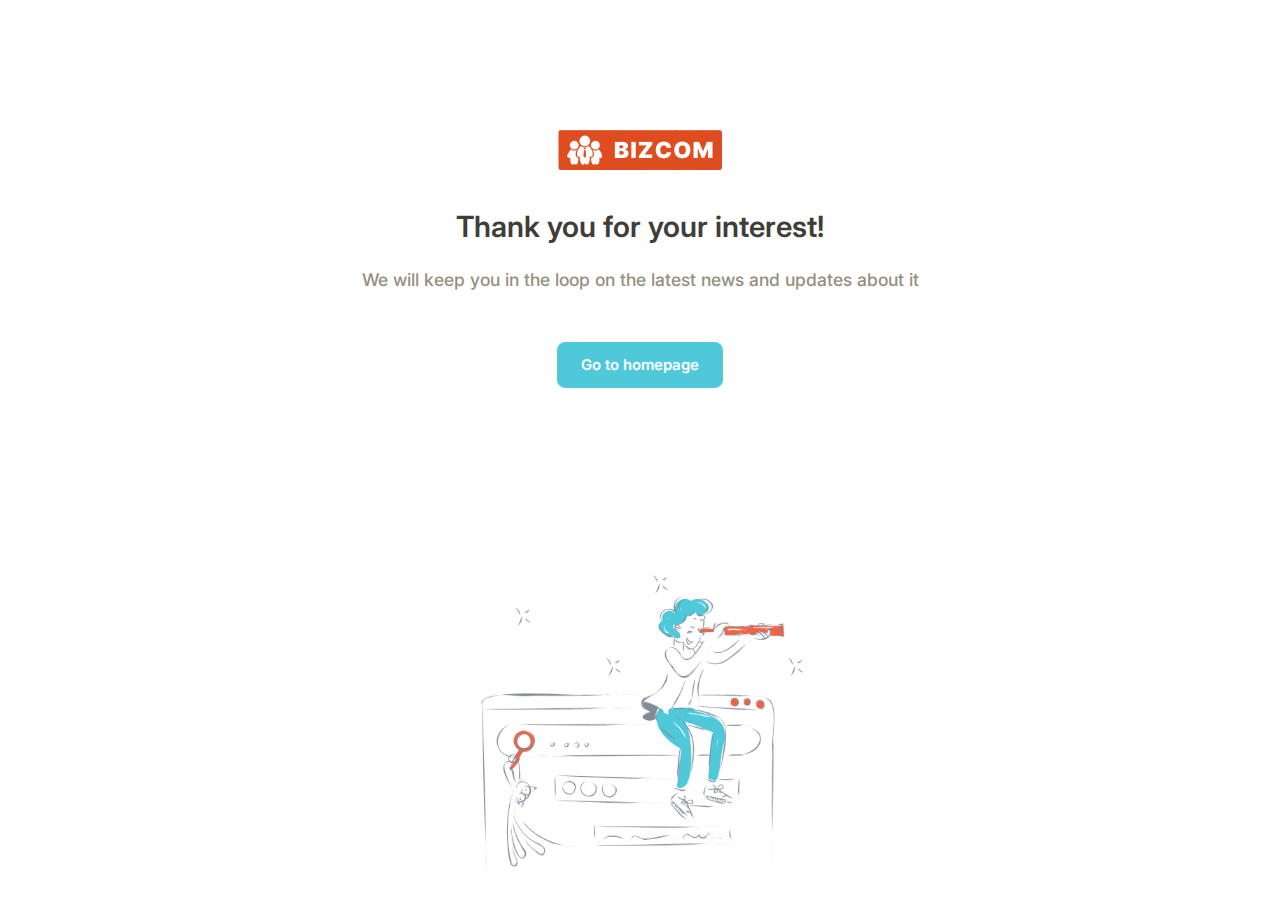
<file: thank_you/index.html>
<!DOCTYPE html>
<html lang="en">
	<!--begin::Head-->
	<head><base href="../../"/>
		<title>BizCom &bull; Pre-registration</title>
		<meta charset="utf-8" />
		<meta name="description" content="BizCom Pre-registration" />
		<meta name="keywords" content="BizCom" />
		<meta name="viewport" content="width=device-width, initial-scale=1" />
		<meta property="og:locale" content="en_US" />
		<link rel="shortcut icon" href="assets/media/logos/favicon.ico" />
		<!--begin::Fonts-->
		<link rel="stylesheet" href="https://fonts.googleapis.com/css?family=Inter:300,400,500,600,700" />
		<!--end::Fonts-->
		<!--begin::Global Stylesheets Bundle(used by all pages)-->
		<link href="assets/plugins/global/plugins.bundle.css" rel="stylesheet" type="text/css" />
		<link href="assets/css/style.bundle.css" rel="stylesheet" type="text/css" />
		<!--end::Global Stylesheets Bundle-->
	</head>
	<!--end::Head-->
	<!--begin::Body-->
	<body data-kt-name="good" id="kt_body" class="auth-bg app-blank">
		<!--begin::Theme mode setup on page load-->
		<script>var defaultThemeMode = "light"; var themeMode; if ( document.documentElement ) { if ( document.documentElement.hasAttribute("data-theme-mode")) { themeMode = document.documentElement.getAttribute("data-theme-mode"); } else { if ( localStorage.getItem("data-theme") !== null ) { themeMode = localStorage.getItem("data-theme"); } else { themeMode = defaultThemeMode; } } if (themeMode === "system") { themeMode = window.matchMedia("(prefers-color-scheme: dark)").matches ? "dark" : "light"; } document.documentElement.setAttribute("data-theme", themeMode); }</script>
		<!--end::Theme mode setup on page load-->
		<!--begin::Root-->
		<div class="d-flex flex-column flex-root" id="kt_app_root">
			<!--begin::Authentication - Signup Welcome Message -->
			<div class="d-flex flex-column flex-column-fluid">
				<!--begin::Content-->
				<div class="d-flex flex-row-fluid flex-column flex-column-fluid text-center p-10 py-lg-20">
					<!--begin::Logo-->
					<a href="../" class="pt-lg-20 mb-12">
						<img alt="Logo" src="assets/media/logos/default.png" class="h-40px" />
					</a>
					<!--end::Logo-->
					<!--begin::Logo-->
					<h1 class="fw-bold fs-2qx text-gray-800 mb-7">Thank you for your interest!</h1>
					<!--end::Logo-->
					<!--begin::Message-->
					<div class="fw-semibold fs-3 text-muted mb-15">We will keep you in the loop on the latest news and updates about it</div>
					<!--end::Message-->
					<!--begin::Action-->
					<div class="text-center">
						<a href="../" class="btn btn-lg btn-primary fw-bold">Go to homepage</a>
					</div>
					<!--end::Action-->
				</div>
				<!--end::Content-->
				<!--begin::Illustration-->
				<div class="d-flex flex-row-auto bgi-no-repeat bgi-position-x-center bgi-size-contain bgi-position-y-bottom min-h-150px min-h-lg-350px" style="background-image: url(assets/media/illustrations/sketchy-1/5.png)"></div>
				<!--end::Illustration-->
			</div>
			<!--end::Authentication - Signup Welcome Message-->
		</div>
		<!--end::Root-->
		<!--begin::Javascript-->
		<script>var hostUrl = "assets/";</script>
		<!--begin::Global Javascript Bundle(used by all pages)-->
		<script src="assets/plugins/global/plugins.bundle.js"></script>
		<script src="assets/js/scripts.bundle.js"></script>
		<!--end::Global Javascript Bundle-->
		<!--end::Javascript-->
	</body>
	<!--end::Body-->
</html>
</file>
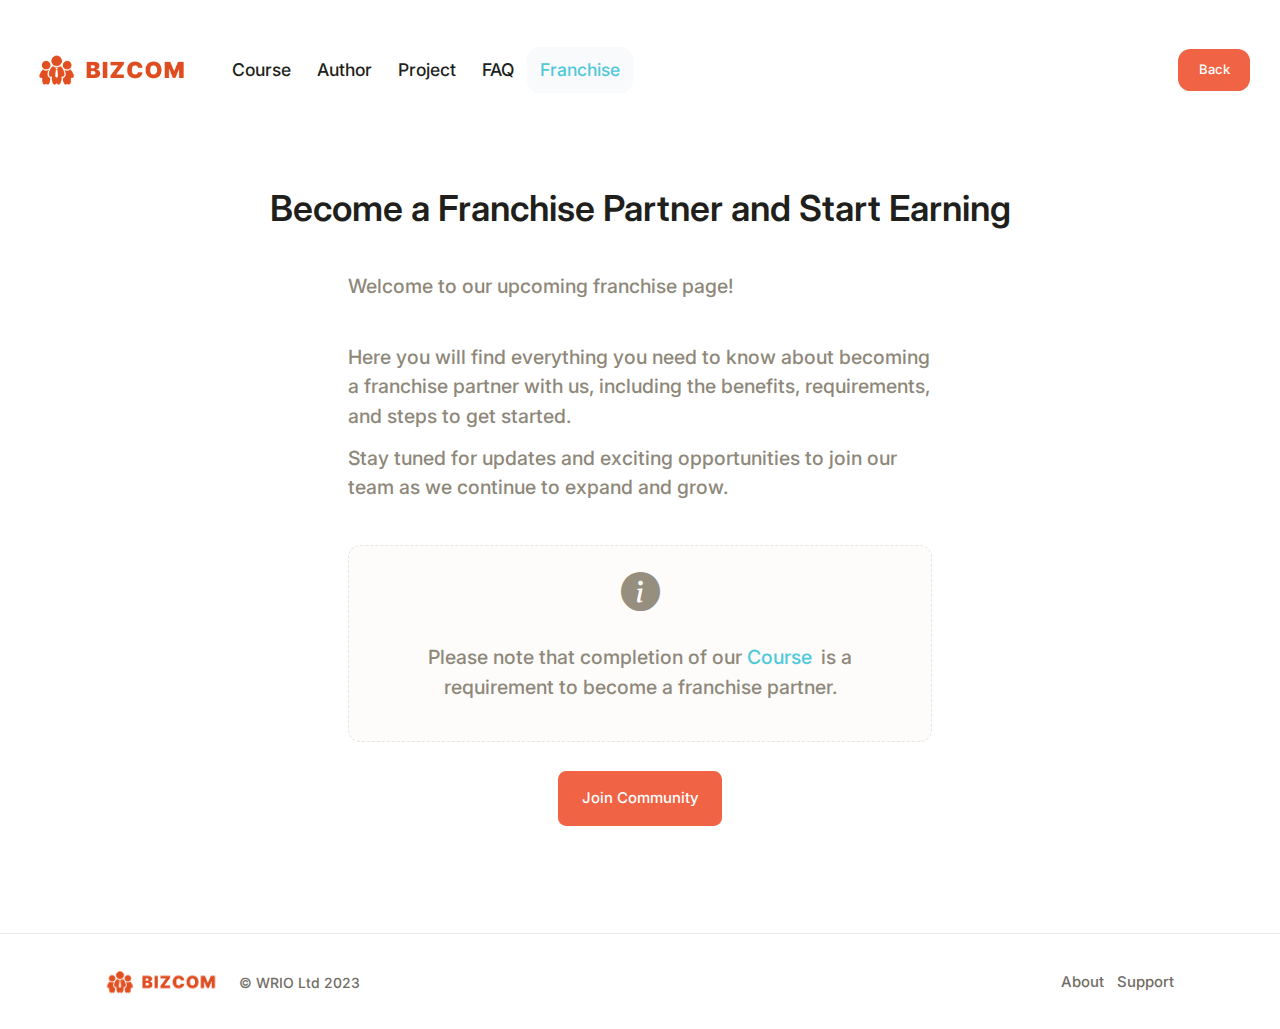
<file: course/consultation/index.html>
<!DOCTYPE html>
<html lang="en">
	<!--begin::Head-->
	<head>
		<!-- Google tag (gtag.js) -->
		<script async src="https://www.googletagmanager.com/gtag/js?id=G-2LW7SFRCJ7"></script>
		<script>
		  window.dataLayer = window.dataLayer || [];
		  function gtag(){dataLayer.push(arguments);}
		  gtag('js', new Date());
		  gtag('config', 'G-2LW7SFRCJ7');
		</script>
		<title>BizCom &bull; Course</title>
		<meta charset="utf-8" />
		<meta name="description" content="BizCom Demo" />
		<meta name="keywords" content="BizCom" />
		<meta name="viewport" content="width=device-width, initial-scale=1" />
		<meta property="og:locale" content="en_US" />
		<link rel="shortcut icon" href="../../assets/media/logos/favicon.ico" />
		<!--begin::Fonts-->
		<link rel="stylesheet" href="https://fonts.googleapis.com/css?family=Inter:300,400,500,600,700" />
		<!--end::Fonts-->
		<!--begin::Global Stylesheets Bundle(used by all pages)-->
		<link href="../../assets/plugins/global/plugins.bundle.css" rel="stylesheet" type="text/css" />
		<link href="../../assets/css/style.bundle.css" rel="stylesheet" type="text/css" />
		<link href="../../assets/css/update.css" rel="stylesheet" type="text/css" />
		<!--end::Global Stylesheets Bundle-->
	</head>
	<!--end::Head-->
	<!--begin::Body-->
	<body data-kt-name="good" id="kt_app_body" data-bs-spy="scroll" data-bs-target="#kt_landing_menu" data-bs-offset="200" data-kt-app-layout="light-sidebar" class="body-bg position-relative app-blank">
		<!--begin::Theme mode setup on page load-->
		<script>var defaultThemeMode = "light"; var themeMode; if ( document.documentElement ) { if ( document.documentElement.hasAttribute("data-theme-mode")) { themeMode = document.documentElement.getAttribute("data-theme-mode"); } else { if ( localStorage.getItem("data-theme") !== null ) { themeMode = localStorage.getItem("data-theme"); } else { themeMode = defaultThemeMode; } } if (themeMode === "system") { themeMode = window.matchMedia("(prefers-color-scheme: dark)").matches ? "dark" : "light"; } document.documentElement.setAttribute("data-theme", themeMode); }</script>
		<!--end::Theme mode setup on page load-->
		<!--begin::Root-->
		<div class="d-flex flex-column flex-root" id="kt_app_root">
			<!--begin::Header Section-->
			<div class="m-0">
				<!--begin::Header-->
				<div class="landing-header mb-13" data-kt-sticky="true" data-kt-sticky-name="landing-header" data-kt-sticky-offset="{default: '200px', lg: '300px'}">
					<!--begin::Container-->
					<div class="container-xxl">
						<!--begin::Wrapper-->
						<div class="d-flex align-items-center">
							<!--begin::Logo-->
							<div class="d-flex align-items-center me-8">
								<!--begin::Mobile menu toggle-->
								<button class="btn btn-icon btn-active-color-primary me-3 d-flex d-lg-none ms-n2" id="kt_landing_menu_toggle">
									<!--begin::Svg Icon | path: icons/duotune/abstract/abs015.svg-->
									<span class="svg-icon svg-icon-1">
										<svg width="24" height="24" viewBox="0 0 24 24" fill="none" xmlns="http://www.w3.org/2000/svg">
											<path d="M21 7H3C2.4 7 2 6.6 2 6V4C2 3.4 2.4 3 3 3H21C21.6 3 22 3.4 22 4V6C22 6.6 21.6 7 21 7Z" fill="currentColor" />
											<path opacity="0.3" d="M21 14H3C2.4 14 2 13.6 2 13V11C2 10.4 2.4 10 3 10H21C21.6 10 22 10.4 22 11V13C22 13.6 21.6 14 21 14ZM22 20V18C22 17.4 21.6 17 21 17H3C2.4 17 2 17.4 2 18V20C2 20.6 2.4 21 3 21H21C21.6 21 22 20.6 22 20Z" fill="currentColor" />
										</svg>
									</span>
									<!--end::Svg Icon-->
								</button>
								<!--end::Mobile menu toggle-->
								<!--begin::Logo image-->
								<a href="../">
									<img alt="Logo" src="../../assets/media/logos/default-inv.png" class="h-40px" />
								</a>
								<!--end::Logo image-->
							</div>
							<!--end::Logo-->
							<!--begin::Menu wrapper-->
							<div class="d-lg-block">
								<div class="d-lg-block p-5 p-lg-0" data-kt-drawer="true" data-kt-drawer-name="landing-menu" data-kt-drawer-activate="{default: true, lg: false}" data-kt-drawer-overlay="true" data-kt-drawer-width="200px" data-kt-drawer-direction="start" data-kt-drawer-toggle="#kt_landing_menu_toggle" data-kt-swapper="true" data-kt-swapper-mode="prepend" data-kt-swapper-parent="{default: '#kt_body', lg: '#kt_header_nav_wrapper'}">
									<!--begin::Menu-->
									<div class="menu menu-column flex-nowrap menu-rounded menu-lg-row menu-title-dark menu-state-title-primary nav nav-flush fs-3 fw-semibold" id="kt_landing_menu">
										<!--begin::Menu item-->
										<div class="menu-item">
											<!--begin::Menu link-->
											<a class="menu-link nav-link py-3 px-4 px-xxl-6" href="../">Course</a>
											<!--end::Menu link-->
										</div>
										<!--end::Menu item-->
										<!--begin::Menu item-->
										<div class="menu-item">
											<!--begin::Menu link-->
											<a class="menu-link nav-link py-3 px-4 px-xxl-6" href="../author">Author</a>
											<!--end::Menu link-->
										</div>
										<!--end::Menu item-->
										<!--begin::Menu item-->
										<div class="menu-item">
											<!--begin::Menu link-->
											<a class="menu-link nav-link py-3 px-4 px-xxl-6" href="../project">Project</a>
											<!--end::Menu link-->
										</div>
										<!--end::Menu item-->
										<!--begin::Menu item-->
										<div class="menu-item">
											<!--begin::Menu link-->
											<a class="menu-link nav-link py-3 px-4 px-xxl-6" href="../faq">FAQ</a>
											<!--end::Menu link-->
										</div>
										<!--end::Menu item-->
										<!--begin::Menu item-->
										<div class="menu-item">
											<!--begin::Menu link-->
											<a class="menu-link active nav-link py-3 px-4 px-xxl-6" href="#">Franchise</a>
											<!--end::Menu link-->
										</div>
										<!--end::Menu item-->
									</div>
									<!--end::Menu-->
								</div>
							</div>
							<!--end::Menu wrapper-->
							<!--begin::Toolbar-->
							<div class="flex-equal text-end ms-1 position-relative z-index-2">
								<a href="../" class="btn btn-danger" data-kt-scroll-toggle="true" data-kt-drawer-dismiss="true">Back</a>
							</div>
							<!--end::Toolbar-->
						</div>
						<!--end::Wrapper-->
					</div>
					<!--end::Container-->
				</div>
				<!--end::Header-->
			</div>
			<!--end::Header Section-->

			<!--begin::Visual section-->
				<!--begin::Container-->
				<div class="container course">
					<!--begin::Plans-->
					<div class="d-flex flex-column position-relative z-index-2">
						<!--begin::Title-->
						<h1 class="fs-lg-2tx fs-2x fw-bold text-dark mb-7 text-center lh-base">Become a Franchise Partner and Start Earning</h1>
						<!--end::Title-->
						<!--begin::Wrapper-->
						<div class="row">
							<!--begin::Item-->
							<div class="col-lg-2 mb-8 mb-lg-0">
							</div>
							<!--end::Item-->
							<!--begin::Item-->
							<div class="col-lg-8 mb-8 mb-lg-0">
								<!--begin::Text-->
								<div class="mb-7">
											<!--begin::Blog-->
											<div class="mb-13">
												<!--begin::Section-->
												<div class="fs-5 fw-semibold text-gray-600 mt-4 mx-20">
													<!--begin::Text-->
													<p>Welcome to our upcoming franchise page!</p>
													<br>
													<p>Here you will find everything you need to know about becoming a franchise partner with us, including the benefits, requirements, and steps to get started.</p>
													<p>Stay tuned for updates and exciting opportunities to join our team as we continue to expand and grow.</p>
													<br><div class="card text-center"><p class="card-body"><i class="fs-3x bi bi-info-circle-fill"></i><br><br>Please note that completion of our <a href="../" class="link-primary pe-1">Course</a> is a requirement to become a franchise partner.
													<br></p></div><br>
													<div class="text-center">
														<a href="../" class="btn btn-danger btn-lg h-55px pt-5" data-kt-scroll-toggle="true" data-kt-drawer-dismiss="true">Join Community</a>
													</div>
													<!--end::Text-->
												</div>
												<!--end::Section-->
											</div>
											<!--end::Blog-->
								</div>
								<!--end::Text-->
							</div>
							<!--end::Item-->
							<!--begin::Item-->
							<div class="col-lg-2 mb-8 mb-lg-0">
							</div>
							<!--end::Item-->
						</div>
						<!--end::Wrapper-->
					</div>
					<!--end::Plans-->
				</div>
				<!--end::Container-->
			<!--end::Visual section-->
			<!--end::Projects Section-->
			<!--begin::Footer Section-->
			<div class="mb-0">
				<!--begin::Wrapper-->
				<div class="landing-dark-bg pt-lg-20 pt-5">
					<!--begin::Separator-->
					<div class="separator separator-solid"></div>
					<!--end::Separator-->
					<!--begin::Container-->
					<div class="container">
						<!--begin::Wrapper-->
						<div class="d-flex flex-column flex-md-row flex-stack py-8">
							<!--begin::Copyright-->
							<div class="d-flex align-items-center order-2 order-md-1">
								<!--begin::Logo-->
								<a href="#top">
									<img alt="Logo" src="../../assets/media/logos/default-inv.png" class="h-25px h-md-30px" />
								</a>
								<!--end::Logo image-->
								<!--begin::Logo image-->
								<span class="mx-5 fs-6 fw-semibold text-gray-700 pt-1">&copy; WRIO Ltd 2023</span>
								<!--end::Logo image-->
							</div>
							<!--end::Copyright-->
							<!--begin::Menu-->
							<ul class="menu menu-gray-700 menu-hover-primary fw-semibold fs-5 fs-md-5 order-1 mb-5 mb-md-0">
								<li class="menu-item">
									<a href="https://wr.io" target="_blank" class="menu-link px-2">About</a>
								</li>
								<li class="menu-item">
									<a href="mailto:info@wr.io?subject=Support" target="_blank" class="menu-link px-2">Support</a>
								</li>
							</ul>
							<!--end::Menu-->
						</div>
						<!--end::Wrapper-->
					</div>
					<!--end::Container-->
				</div>
				<!--end::Wrapper-->
			</div>
			<!--end::Footer Section-->
			<!--begin::Scrolltop-->
			<div id="kt_scrolltop" class="scrolltop" data-kt-scrolltop="true">
				<!--begin::Svg Icon | path: icons/duotune/arrows/arr066.svg-->
				<span class="svg-icon">
					<svg width="24" height="24" viewBox="0 0 24 24" fill="none" xmlns="http://www.w3.org/2000/svg">
						<rect opacity="0.5" x="13" y="6" width="13" height="2" rx="1" transform="rotate(90 13 6)" fill="currentColor" />
						<path d="M12.5657 8.56569L16.75 12.75C17.1642 13.1642 17.8358 13.1642 18.25 12.75C18.6642 12.3358 18.6642 11.6642 18.25 11.25L12.7071 5.70711C12.3166 5.31658 11.6834 5.31658 11.2929 5.70711L5.75 11.25C5.33579 11.6642 5.33579 12.3358 5.75 12.75C6.16421 13.1642 6.83579 13.1642 7.25 12.75L11.4343 8.56569C11.7467 8.25327 12.2533 8.25327 12.5657 8.56569Z" fill="currentColor" />
					</svg>
				</span>
				<!--end::Svg Icon-->
			</div>
			<!--end::Scrolltop-->
		</div>
		<!--end::Root-->
		<!--begin::Scrolltop-->
		<div id="kt_scrolltop" class="scrolltop" data-kt-scrolltop="true">
			<!--begin::Svg Icon | path: icons/duotune/arrows/arr066.svg-->
			<span class="svg-icon">
				<svg width="24" height="24" viewBox="0 0 24 24" fill="none" xmlns="http://www.w3.org/2000/svg">
					<rect opacity="0.5" x="13" y="6" width="13" height="2" rx="1" transform="rotate(90 13 6)" fill="currentColor" />
					<path d="M12.5657 8.56569L16.75 12.75C17.1642 13.1642 17.8358 13.1642 18.25 12.75C18.6642 12.3358 18.6642 11.6642 18.25 11.25L12.7071 5.70711C12.3166 5.31658 11.6834 5.31658 11.2929 5.70711L5.75 11.25C5.33579 11.6642 5.33579 12.3358 5.75 12.75C6.16421 13.1642 6.83579 13.1642 7.25 12.75L11.4343 8.56569C11.7467 8.25327 12.2533 8.25327 12.5657 8.56569Z" fill="currentColor" />
				</svg>
			</span>
			<!--end::Svg Icon-->
		</div>
		<!--end::Scrolltop-->
		<!--begin::Javascript-->
		<script>var hostUrl = "../../assets/";</script>
		<!--begin::Global Javascript Bundle(used by all pages)-->
		<script src="../../assets/plugins/global/plugins.bundle.js"></script>
		<script src="../../assets/js/scripts.bundle.js"></script>
		<!--end::Global Javascript Bundle-->
		<!--begin::Vendors Javascript(used by this page)-->
		<script src="../../assets/plugins/custom/fslightbox/fslightbox.bundle.js"></script>
		<!--end::Vendors Javascript-->
		<!--begin::Custom Javascript(used by this page)-->
		<script src="../../assets/js/custom/pages/pricing/general.js"></script>
		<script src="../../assets/js/widgets.bundle.js"></script>
		<script src="../../assets/js/custom/widgets.js"></script>
		<script src="../../assets/js/custom/apps/chat/chat.js"></script>
		<!--end::Custom Javascript-->
		<!--begin::Custom Javascript(used by this page)-->
		<script src="../../assets/js/custom/authentication/sign-up/coming-soon.js"></script>
		<!--end::Custom Javascript-->
		<!--end::Javascript-->
	</body>
	<!--end::Body-->
</html>
</file>
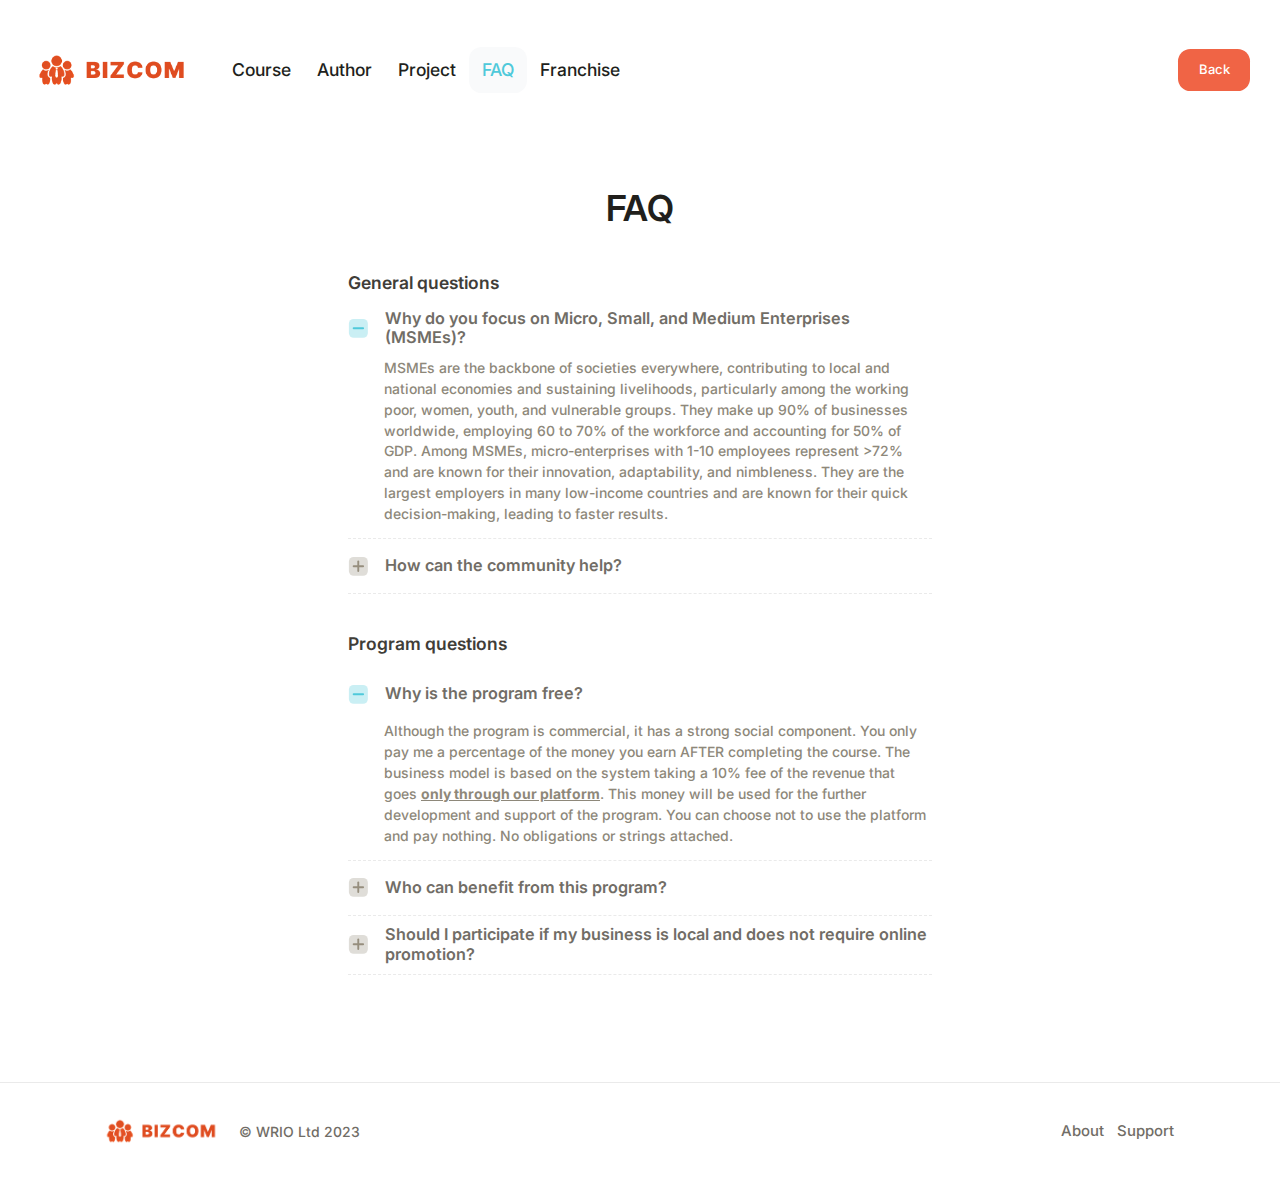
<file: course/faq/index.html>
<!DOCTYPE html>
<html lang="en">
	<!--begin::Head-->
	<head>
		<!-- Google tag (gtag.js) -->
		<script async src="https://www.googletagmanager.com/gtag/js?id=G-2LW7SFRCJ7"></script>
		<script>
		  window.dataLayer = window.dataLayer || [];
		  function gtag(){dataLayer.push(arguments);}
		  gtag('js', new Date());
		  gtag('config', 'G-2LW7SFRCJ7');
		</script>
		<title>BizCom &bull; Course</title>
		<meta charset="utf-8" />
		<meta name="description" content="Learn about the importance of Micro, Small, and Medium Enterprises (MSMEs) and how the BizCom program can help improve their operations. Discover how the community can contribute, and how the program works." />
		<meta name="keywords" content="BizCom, MSMEs, small businesses, community, program, free, business model, revenue, development, support, skills, franchised coach, online promotion, automation, processes" />
		<meta name="viewport" content="width=device-width, initial-scale=1" />
		<meta property="og:locale" content="en_US" />
		<link rel="shortcut icon" href="../../assets/media/logos/favicon.ico" />
		<!--begin::Fonts-->
		<link rel="stylesheet" href="https://fonts.googleapis.com/css?family=Inter:300,400,500,600,700" />
		<!--end::Fonts-->
		<!--begin::Global Stylesheets Bundle(used by all pages)-->
		<link href="../../assets/plugins/global/plugins.bundle.css" rel="stylesheet" type="text/css" />
		<link href="../../assets/css/style.bundle.css" rel="stylesheet" type="text/css" />
		<link href="../../assets/css/update.css" rel="stylesheet" type="text/css" />
		<!--end::Global Stylesheets Bundle-->
	</head>
	<!--end::Head-->
	<!--begin::Body-->
	<body data-kt-name="good" id="kt_app_body" data-bs-spy="scroll" data-bs-target="#kt_landing_menu" data-bs-offset="200" data-kt-app-layout="light-sidebar" class="body-bg position-relative app-blank">
		<!--begin::Theme mode setup on page load-->
		<script>var defaultThemeMode = "light"; var themeMode; if ( document.documentElement ) { if ( document.documentElement.hasAttribute("data-theme-mode")) { themeMode = document.documentElement.getAttribute("data-theme-mode"); } else { if ( localStorage.getItem("data-theme") !== null ) { themeMode = localStorage.getItem("data-theme"); } else { themeMode = defaultThemeMode; } } if (themeMode === "system") { themeMode = window.matchMedia("(prefers-color-scheme: dark)").matches ? "dark" : "light"; } document.documentElement.setAttribute("data-theme", themeMode); }</script>
		<!--end::Theme mode setup on page load-->
		<!--begin::Root-->
		<div class="d-flex flex-column flex-root" id="kt_app_root">
			<!--begin::Header Section-->
			<div class="m-0">
				<!--begin::Header-->
				<div class="landing-header mb-13" data-kt-sticky="true" data-kt-sticky-name="landing-header" data-kt-sticky-offset="{default: '200px', lg: '300px'}">
					<!--begin::Container-->
					<div class="container-xxl">
						<!--begin::Wrapper-->
						<div class="d-flex align-items-center">
							<!--begin::Logo-->
							<div class="d-flex align-items-center me-8">
								<!--begin::Mobile menu toggle-->
								<button class="btn btn-icon btn-active-color-primary me-3 d-flex d-lg-none ms-n2" id="kt_landing_menu_toggle">
									<!--begin::Svg Icon | path: icons/duotune/abstract/abs015.svg-->
									<span class="svg-icon svg-icon-1">
										<svg width="24" height="24" viewBox="0 0 24 24" fill="none" xmlns="http://www.w3.org/2000/svg">
											<path d="M21 7H3C2.4 7 2 6.6 2 6V4C2 3.4 2.4 3 3 3H21C21.6 3 22 3.4 22 4V6C22 6.6 21.6 7 21 7Z" fill="currentColor" />
											<path opacity="0.3" d="M21 14H3C2.4 14 2 13.6 2 13V11C2 10.4 2.4 10 3 10H21C21.6 10 22 10.4 22 11V13C22 13.6 21.6 14 21 14ZM22 20V18C22 17.4 21.6 17 21 17H3C2.4 17 2 17.4 2 18V20C2 20.6 2.4 21 3 21H21C21.6 21 22 20.6 22 20Z" fill="currentColor" />
										</svg>
									</span>
									<!--end::Svg Icon-->
								</button>
								<!--end::Mobile menu toggle-->
								<!--begin::Logo image-->
								<a href="../">
									<img alt="Logo" src="../../assets/media/logos/default-inv.png" class="h-40px" />
								</a>
								<!--end::Logo image-->
							</div>
							<!--end::Logo-->
							<!--begin::Menu wrapper-->
							<div class="d-lg-block">
								<div class="d-lg-block p-5 p-lg-0" data-kt-drawer="true" data-kt-drawer-name="landing-menu" data-kt-drawer-activate="{default: true, lg: false}" data-kt-drawer-overlay="true" data-kt-drawer-width="200px" data-kt-drawer-direction="start" data-kt-drawer-toggle="#kt_landing_menu_toggle" data-kt-swapper="true" data-kt-swapper-mode="prepend" data-kt-swapper-parent="{default: '#kt_body', lg: '#kt_header_nav_wrapper'}">
									<!--begin::Menu-->
									<div class="menu menu-column flex-nowrap menu-rounded menu-lg-row menu-title-dark menu-state-title-primary nav nav-flush fs-3 fw-semibold" id="kt_landing_menu">
										<!--begin::Menu item-->
										<div class="menu-item">
											<!--begin::Menu link-->
											<a class="menu-link nav-link py-3 px-4 px-xxl-6" href="../">Course</a>
											<!--end::Menu link-->
										</div>
										<!--end::Menu item-->
										<!--begin::Menu item-->
										<div class="menu-item">
											<!--begin::Menu link-->
											<a class="menu-link nav-link py-3 px-4 px-xxl-6" href="../author">Author</a>
											<!--end::Menu link-->
										</div>
										<!--end::Menu item-->
										<!--begin::Menu item-->
										<div class="menu-item">
											<!--begin::Menu link-->
											<a class="menu-link nav-link py-3 px-4 px-xxl-6" href="../project">Project</a>
											<!--end::Menu link-->
										</div>
										<!--end::Menu item-->
										<!--begin::Menu item-->
										<div class="menu-item">
											<!--begin::Menu link-->
											<a class="menu-link active nav-link py-3 px-4 px-xxl-6" href="">FAQ</a>
											<!--end::Menu link-->
										</div>
										<!--end::Menu item-->
										<!--begin::Menu item-->
										<div class="menu-item">
											<!--begin::Menu link-->
											<a class="menu-link nav-link py-3 px-4 px-xxl-6" href="../franchise">Franchise</a>
											<!--end::Menu link-->
										</div>
										<!--end::Menu item-->
									</div>
									<!--end::Menu-->
								</div>
							</div>
							<!--end::Menu wrapper-->
							<!--begin::Toolbar-->
							<div class="flex-equal text-end ms-1 position-relative z-index-2">
								<a href="../" class="btn btn-danger" data-kt-scroll-toggle="true" data-kt-drawer-dismiss="true">Back</a>
							</div>
							<!--end::Toolbar-->
						</div>
						<!--end::Wrapper-->
					</div>
					<!--end::Container-->
				</div>
				<!--end::Header-->
			</div>
			<!--end::Header Section-->

			<!--begin::Visual section-->
				<!--begin::Container-->
				<div class="container course">
					<!--begin::Plans-->
					<div class="d-flex flex-column position-relative z-index-2">
						<!--begin::Title-->
						<h1 class="fs-lg-2tx fs-2x fw-bold text-dark mb-7 text-center lh-base">FAQ</h1>
						<!--end::Title-->
						<!--begin::Wrapper-->
						<div class="row">
							<!--begin::Item-->
							<div class="col-lg-2 mb-8 mb-lg-0">
							</div>
							<!--end::Item-->
							<!--begin::Item-->
							<div class="col-lg-8 mb-8 mb-lg-0">
								<!--begin::Text-->
								<div class="mb-7">
											<!--begin::Blog-->
											<div class="mb-13">
												<!--begin::Section-->
												<div class="fs-5 fw-semibold text-gray-600 mt-4 mx-20">
														<!--begin::Faq content-->
														<div class="m-0">
															<!--begin::Items-->
															<div class="m-0">
																<!--begin::Item-->
																<div class="mb-12">
																	<!--begin::Title-->
																	<h3 class="text-gray-800 fw-bold mb-2">General questions</h3>
																	<!--end::Title-->
																	<!--begin::Accordion-->
																	<!--begin::Section-->
																	<div class="m-0">
																		<!--begin::Heading-->
																		<div class="d-flex align-items-center collapsible py-3 toggle mb-0" data-bs-toggle="collapse" data-bs-target="#kt_job_1_1">
																			<!--begin::Icon-->
																			<div class="btn btn-sm btn-icon mw-20px btn-active-color-primary me-5">
																				<!--begin::Svg Icon | path: icons/duotune/general/gen036.svg-->
																				<span class="svg-icon toggle-on svg-icon-primary svg-icon-1">
																					<svg width="24" height="24" viewBox="0 0 24 24" fill="none" xmlns="http://www.w3.org/2000/svg">
																						<rect opacity="0.3" x="2" y="2" width="20" height="20" rx="5" fill="currentColor" />
																						<rect x="6.0104" y="10.9247" width="12" height="2" rx="1" fill="currentColor" />
																					</svg>
																				</span>
																				<!--end::Svg Icon-->
																				<!--begin::Svg Icon | path: icons/duotune/general/gen035.svg-->
																				<span class="svg-icon toggle-off svg-icon-1">
																					<svg width="24" height="24" viewBox="0 0 24 24" fill="none" xmlns="http://www.w3.org/2000/svg">
																						<rect opacity="0.3" x="2" y="2" width="20" height="20" rx="5" fill="currentColor" />
																						<rect x="10.8891" y="17.8033" width="12" height="2" rx="1" transform="rotate(-90 10.8891 17.8033)" fill="currentColor" />
																						<rect x="6.01041" y="10.9247" width="12" height="2" rx="1" fill="currentColor" />
																					</svg>
																				</span>
																				<!--end::Svg Icon-->
																			</div>
																			<!--end::Icon-->
																			<!--begin::Title-->
																			<h4 class="text-gray-700 fw-bold cursor-pointer mb-0">Why do you focus on Micro, Small, and Medium Enterprises (MSMEs)?</h4>
																			<!--end::Title-->
																		</div>
																		<!--end::Heading-->
																		<!--begin::Body-->
																		<div id="kt_job_1_1" class="collapse show fs-6 ms-1">
																			<!--begin::Text-->
																			<div class="mb-4 text-gray-600 fw-semibold fs-6 ps-10">MSMEs are the backbone of societies everywhere, contributing to local and national economies and sustaining livelihoods, particularly among the working poor, women, youth, and vulnerable groups. They make up 90% of businesses worldwide, employing 60 to 70% of the workforce and accounting for 50% of GDP. Among MSMEs, micro-enterprises with 1-10 employees represent >72% and are known for their innovation, adaptability, and nimbleness. They are the largest employers in many low-income countries and are known for their quick decision-making, leading to faster results.</div>
																			<!--end::Text-->
																		</div>
																		<!--end::Content-->
																		<!--begin::Separator-->
																		<div class="separator separator-dashed"></div>
																		<!--end::Separator-->
																	</div>
																	<!--end::Section-->
																	<!--begin::Section-->
																	<div class="m-0">
																		<!--begin::Heading-->
																		<div class="d-flex align-items-center collapsible py-3 toggle collapsed mb-0" data-bs-toggle="collapse" data-bs-target="#kt_job_1_2">
																			<!--begin::Icon-->
																			<div class="btn btn-sm btn-icon mw-20px btn-active-color-primary me-5">
																				<!--begin::Svg Icon | path: icons/duotune/general/gen036.svg-->
																				<span class="svg-icon toggle-on svg-icon-primary svg-icon-1">
																					<svg width="24" height="24" viewBox="0 0 24 24" fill="none" xmlns="http://www.w3.org/2000/svg">
																						<rect opacity="0.3" x="2" y="2" width="20" height="20" rx="5" fill="currentColor" />
																						<rect x="6.0104" y="10.9247" width="12" height="2" rx="1" fill="currentColor" />
																					</svg>
																				</span>
																				<!--end::Svg Icon-->
																				<!--begin::Svg Icon | path: icons/duotune/general/gen035.svg-->
																				<span class="svg-icon toggle-off svg-icon-1">
																					<svg width="24" height="24" viewBox="0 0 24 24" fill="none" xmlns="http://www.w3.org/2000/svg">
																						<rect opacity="0.3" x="2" y="2" width="20" height="20" rx="5" fill="currentColor" />
																						<rect x="10.8891" y="17.8033" width="12" height="2" rx="1" transform="rotate(-90 10.8891 17.8033)" fill="currentColor" />
																						<rect x="6.01041" y="10.9247" width="12" height="2" rx="1" fill="currentColor" />
																					</svg>
																				</span>
																				<!--end::Svg Icon-->
																			</div>
																			<!--end::Icon-->
																			<!--begin::Title-->
																			<h4 class="text-gray-700 fw-bold cursor-pointer mb-0">How can the community help?</h4>
																			<!--end::Title-->
																		</div>
																		<!--end::Heading-->
																		<!--begin::Body-->
																		<div id="kt_job_1_2" class="collapse fs-6 ms-1">
																			<!--begin::Text-->
																			<div class="mb-4 text-gray-600 fw-semibold fs-6 ps-10">Small companies can join and expand ready-made supply chains. For example, a grocery store can find farmers for product supply, as well as micro-businesses for delivery, storage, accounting, etc., all through networking, including business finance assistance.</div>
																			<!--end::Text-->
																		</div>
																		<!--end::Content-->
																		<!--begin::Separator-->
																		<div class="separator separator-dashed"></div>
																		<!--end::Separator-->
																	</div>
																	<!--end::Section-->
																	<!--end::Accordion-->
																</div>
																<!--end::Item-->
																<!--begin::Item-->
																<div class="mb-12">
																	<!--begin::Title-->
																	<h3 class="text-gray-800 fw-bold mb-4">Program questions</h3>
																	<!--end::Title-->
																	<!--begin::Accordion-->
																	<!--begin::Section-->
																	<div class="m-0">
																		<!--begin::Heading-->
																		<div class="d-flex align-items-center collapsible py-3 toggle mb-0" data-bs-toggle="collapse" data-bs-target="#kt_job_2_1">
																			<!--begin::Icon-->
																			<div class="btn btn-sm btn-icon mw-20px btn-active-color-primary me-5">
																				<!--begin::Svg Icon | path: icons/duotune/general/gen036.svg-->
																				<span class="svg-icon toggle-on svg-icon-primary svg-icon-1">
																					<svg width="24" height="24" viewBox="0 0 24 24" fill="none" xmlns="http://www.w3.org/2000/svg">
																						<rect opacity="0.3" x="2" y="2" width="20" height="20" rx="5" fill="currentColor" />
																						<rect x="6.0104" y="10.9247" width="12" height="2" rx="1" fill="currentColor" />
																					</svg>
																				</span>
																				<!--end::Svg Icon-->
																				<!--begin::Svg Icon | path: icons/duotune/general/gen035.svg-->
																				<span class="svg-icon toggle-off svg-icon-1">
																					<svg width="24" height="24" viewBox="0 0 24 24" fill="none" xmlns="http://www.w3.org/2000/svg">
																						<rect opacity="0.3" x="2" y="2" width="20" height="20" rx="5" fill="currentColor" />
																						<rect x="10.8891" y="17.8033" width="12" height="2" rx="1" transform="rotate(-90 10.8891 17.8033)" fill="currentColor" />
																						<rect x="6.01041" y="10.9247" width="12" height="2" rx="1" fill="currentColor" />
																					</svg>
																				</span>
																				<!--end::Svg Icon-->
																			</div>
																			<!--end::Icon-->
																			<!--begin::Title-->
																			<h4 class="text-gray-700 fw-bold cursor-pointer mb-0">Why is the program free?</h4>
																			<!--end::Title-->
																		</div>
																		<!--end::Heading-->
																		<!--begin::Body-->
																		<div id="kt_job_2_1" class="collapse show fs-6 ms-1">
																			<!--begin::Text-->
																			<div class="mb-4 text-gray-600 fw-semibold fs-6 ps-10">Although the program is commercial, it has a strong social component. You only pay me a percentage of the money you earn AFTER completing the course. The business model is based on the system taking a 10% fee of the revenue that goes <b><u>only through our platform</u></b>. This money will be used for the further development and support of the program. You can choose not to use the platform and pay nothing. No obligations or strings attached.</div>
																			<!--end::Text-->
																		</div>
																		<!--end::Content-->
																		<!--begin::Separator-->
																		<div class="separator separator-dashed"></div>
																		<!--end::Separator-->
																	</div>
																	<!--end::Section-->
																	<!--begin::Section-->
																	<div class="m-0">
																		<!--begin::Heading-->
																		<div class="d-flex align-items-center collapsible py-3 toggle collapsed mb-0" data-bs-toggle="collapse" data-bs-target="#kt_job_2_2">
																			<!--begin::Icon-->
																			<div class="btn btn-sm btn-icon mw-20px btn-active-color-primary me-5">
																				<!--begin::Svg Icon | path: icons/duotune/general/gen036.svg-->
																				<span class="svg-icon toggle-on svg-icon-primary svg-icon-1">
																					<svg width="24" height="24" viewBox="0 0 24 24" fill="none" xmlns="http://www.w3.org/2000/svg">
																						<rect opacity="0.3" x="2" y="2" width="20" height="20" rx="5" fill="currentColor" />
																						<rect x="6.0104" y="10.9247" width="12" height="2" rx="1" fill="currentColor" />
																					</svg>
																				</span>
																				<!--end::Svg Icon-->
																				<!--begin::Svg Icon | path: icons/duotune/general/gen035.svg-->
																				<span class="svg-icon toggle-off svg-icon-1">
																					<svg width="24" height="24" viewBox="0 0 24 24" fill="none" xmlns="http://www.w3.org/2000/svg">
																						<rect opacity="0.3" x="2" y="2" width="20" height="20" rx="5" fill="currentColor" />
																						<rect x="10.8891" y="17.8033" width="12" height="2" rx="1" transform="rotate(-90 10.8891 17.8033)" fill="currentColor" />
																						<rect x="6.01041" y="10.9247" width="12" height="2" rx="1" fill="currentColor" />
																					</svg>
																				</span>
																				<!--end::Svg Icon-->
																			</div>
																			<!--end::Icon-->
																			<!--begin::Title-->
																			<h4 class="text-gray-700 fw-bold cursor-pointer mb-0">Who can benefit from this program?</h4>
																			<!--end::Title-->
																		</div>
																		<!--end::Heading-->
																		<!--begin::Body-->
																		<div id="kt_job_2_2" class="collapse fs-6 ms-1">
																			<!--begin::Text-->
																			<div class="mb-4 text-gray-600 fw-semibold fs-6 ps-10">Those who are just starting a business, those who are already experienced and want to improve their skills, and those who want to become a franchised coach and promote the program locally.</div>
																			<!--end::Text-->
																		</div>
																		<!--end::Content-->
																		<!--begin::Separator-->
																		<div class="separator separator-dashed"></div>
																		<!--end::Separator-->
																	</div>
																	<!--end::Section-->
																	<!--begin::Section-->
																	<div class="m-0">
																		<!--begin::Heading-->
																		<div class="d-flex align-items-center collapsible py-3 toggle collapsed mb-0" data-bs-toggle="collapse" data-bs-target="#kt_job_2_3">
																			<!--begin::Icon-->
																			<div class="btn btn-sm btn-icon mw-20px btn-active-color-primary me-5">
																				<!--begin::Svg Icon | path: icons/duotune/general/gen036.svg-->
																				<span class="svg-icon toggle-on svg-icon-primary svg-icon-1">
																					<svg width="24" height="24" viewBox="0 0 24 24" fill="none" xmlns="http://www.w3.org/2000/svg">
																						<rect opacity="0.3" x="2" y="2" width="20" height="20" rx="5" fill="currentColor" />
																						<rect x="6.0104" y="10.9247" width="12" height="2" rx="1" fill="currentColor" />
																					</svg>
																				</span>
																				<!--end::Svg Icon-->
																				<!--begin::Svg Icon | path: icons/duotune/general/gen035.svg-->
																				<span class="svg-icon toggle-off svg-icon-1">
																					<svg width="24" height="24" viewBox="0 0 24 24" fill="none" xmlns="http://www.w3.org/2000/svg">
																						<rect opacity="0.3" x="2" y="2" width="20" height="20" rx="5" fill="currentColor" />
																						<rect x="10.8891" y="17.8033" width="12" height="2" rx="1" transform="rotate(-90 10.8891 17.8033)" fill="currentColor" />
																						<rect x="6.01041" y="10.9247" width="12" height="2" rx="1" fill="currentColor" />
																					</svg>
																				</span>
																				<!--end::Svg Icon-->
																			</div>
																			<!--end::Icon-->
																			<!--begin::Title-->
																			<h4 class="text-gray-700 fw-bold cursor-pointer mb-0">Should I participate if my business is local and does not require online promotion?</h4>
																			<!--end::Title-->
																		</div>
																		<!--end::Heading-->
																		<!--begin::Body-->
																		<div id="kt_job_2_3" class="collapse fs-6 ms-1">
																			<!--begin::Text-->
																			<div class="mb-4 text-gray-600 fw-semibold fs-6 ps-10">Well... You are still online if you have found the program. However, promotion is only part of it. Another part is about setting up and automating processes. Therefore, the answer is "Yes, it is worth it."</div>
																			<!--end::Text-->
																		</div>
																		<!--end::Content-->
																		<!--begin::Separator-->
																		<div class="separator separator-dashed"></div>
																		<!--end::Separator-->
																	</div>
																	<!--end::Section-->
																	<!--end::Accordion-->
																</div>
																<!--end::Item-->
															</div>
															<!--end::Items-->
														</div>
														<!--end::Faq content-->
												</div>
												<!--end::Section-->
											</div>
											<!--end::Blog-->
								</div>
								<!--end::Text-->
							</div>
							<!--end::Item-->
							<!--begin::Item-->
							<div class="col-lg-2 mb-8 mb-lg-0">
							</div>
							<!--end::Item-->
						</div>
						<!--end::Wrapper-->
					</div>
					<!--end::Plans-->
				</div>
				<!--end::Container-->
			<!--end::Visual section-->
			<!--end::Projects Section-->
			<!--begin::Footer Section-->
			<div class="mb-0">
				<!--begin::Wrapper-->
				<div class="landing-dark-bg pt-lg-20 pt-5">
					<!--begin::Separator-->
					<div class="separator separator-solid"></div>
					<!--end::Separator-->
					<!--begin::Container-->
					<div class="container">
						<!--begin::Wrapper-->
						<div class="d-flex flex-column flex-md-row flex-stack py-8">
							<!--begin::Copyright-->
							<div class="d-flex align-items-center order-2 order-md-1">
								<!--begin::Logo-->
								<a href="#top">
									<img alt="Logo" src="../../assets/media/logos/default-inv.png" class="h-25px h-md-30px" />
								</a>
								<!--end::Logo image-->
								<!--begin::Logo image-->
								<span class="mx-5 fs-6 fw-semibold text-gray-700 pt-1">&copy; WRIO Ltd 2023</span>
								<!--end::Logo image-->
							</div>
							<!--end::Copyright-->
							<!--begin::Menu-->
							<ul class="menu menu-gray-700 menu-hover-primary fw-semibold fs-5 fs-md-5 order-1 mb-5 mb-md-0">
								<li class="menu-item">
									<a href="https://wr.io" target="_blank" class="menu-link px-2">About</a>
								</li>
								<li class="menu-item">
									<a href="mailto:info@wr.io?subject=Support" target="_blank" class="menu-link px-2">Support</a>
								</li>
							</ul>
							<!--end::Menu-->
						</div>
						<!--end::Wrapper-->
					</div>
					<!--end::Container-->
				</div>
				<!--end::Wrapper-->
			</div>
			<!--end::Footer Section-->
			<!--begin::Scrolltop-->
			<div id="kt_scrolltop" class="scrolltop" data-kt-scrolltop="true">
				<!--begin::Svg Icon | path: icons/duotune/arrows/arr066.svg-->
				<span class="svg-icon">
					<svg width="24" height="24" viewBox="0 0 24 24" fill="none" xmlns="http://www.w3.org/2000/svg">
						<rect opacity="0.5" x="13" y="6" width="13" height="2" rx="1" transform="rotate(90 13 6)" fill="currentColor" />
						<path d="M12.5657 8.56569L16.75 12.75C17.1642 13.1642 17.8358 13.1642 18.25 12.75C18.6642 12.3358 18.6642 11.6642 18.25 11.25L12.7071 5.70711C12.3166 5.31658 11.6834 5.31658 11.2929 5.70711L5.75 11.25C5.33579 11.6642 5.33579 12.3358 5.75 12.75C6.16421 13.1642 6.83579 13.1642 7.25 12.75L11.4343 8.56569C11.7467 8.25327 12.2533 8.25327 12.5657 8.56569Z" fill="currentColor" />
					</svg>
				</span>
				<!--end::Svg Icon-->
			</div>
			<!--end::Scrolltop-->
		</div>
		<!--end::Root-->
		<!--begin::Scrolltop-->
		<div id="kt_scrolltop" class="scrolltop" data-kt-scrolltop="true">
			<!--begin::Svg Icon | path: icons/duotune/arrows/arr066.svg-->
			<span class="svg-icon">
				<svg width="24" height="24" viewBox="0 0 24 24" fill="none" xmlns="http://www.w3.org/2000/svg">
					<rect opacity="0.5" x="13" y="6" width="13" height="2" rx="1" transform="rotate(90 13 6)" fill="currentColor" />
					<path d="M12.5657 8.56569L16.75 12.75C17.1642 13.1642 17.8358 13.1642 18.25 12.75C18.6642 12.3358 18.6642 11.6642 18.25 11.25L12.7071 5.70711C12.3166 5.31658 11.6834 5.31658 11.2929 5.70711L5.75 11.25C5.33579 11.6642 5.33579 12.3358 5.75 12.75C6.16421 13.1642 6.83579 13.1642 7.25 12.75L11.4343 8.56569C11.7467 8.25327 12.2533 8.25327 12.5657 8.56569Z" fill="currentColor" />
				</svg>
			</span>
			<!--end::Svg Icon-->
		</div>
		<!--end::Scrolltop-->
		<!--begin::Javascript-->
		<script>var hostUrl = "../../assets/";</script>
		<!--begin::Global Javascript Bundle(used by all pages)-->
		<script src="../../assets/plugins/global/plugins.bundle.js"></script>
		<script src="../../assets/js/scripts.bundle.js"></script>
		<!--end::Global Javascript Bundle-->
		<!--begin::Vendors Javascript(used by this page)-->
		<script src="../../assets/plugins/custom/fslightbox/fslightbox.bundle.js"></script>
		<!--end::Vendors Javascript-->
		<!--begin::Custom Javascript(used by this page)-->
		<script src="../../assets/js/custom/pages/pricing/general.js"></script>
		<script src="../../assets/js/widgets.bundle.js"></script>
		<script src="../../assets/js/custom/widgets.js"></script>
		<script src="../../assets/js/custom/apps/chat/chat.js"></script>
		<!--end::Custom Javascript-->
		<!--begin::Custom Javascript(used by this page)-->
		<script src="../../assets/js/custom/authentication/sign-up/coming-soon.js"></script>
		<!--end::Custom Javascript-->
		<!--end::Javascript-->
	</body>
	<!--end::Body-->
</html>
</file>
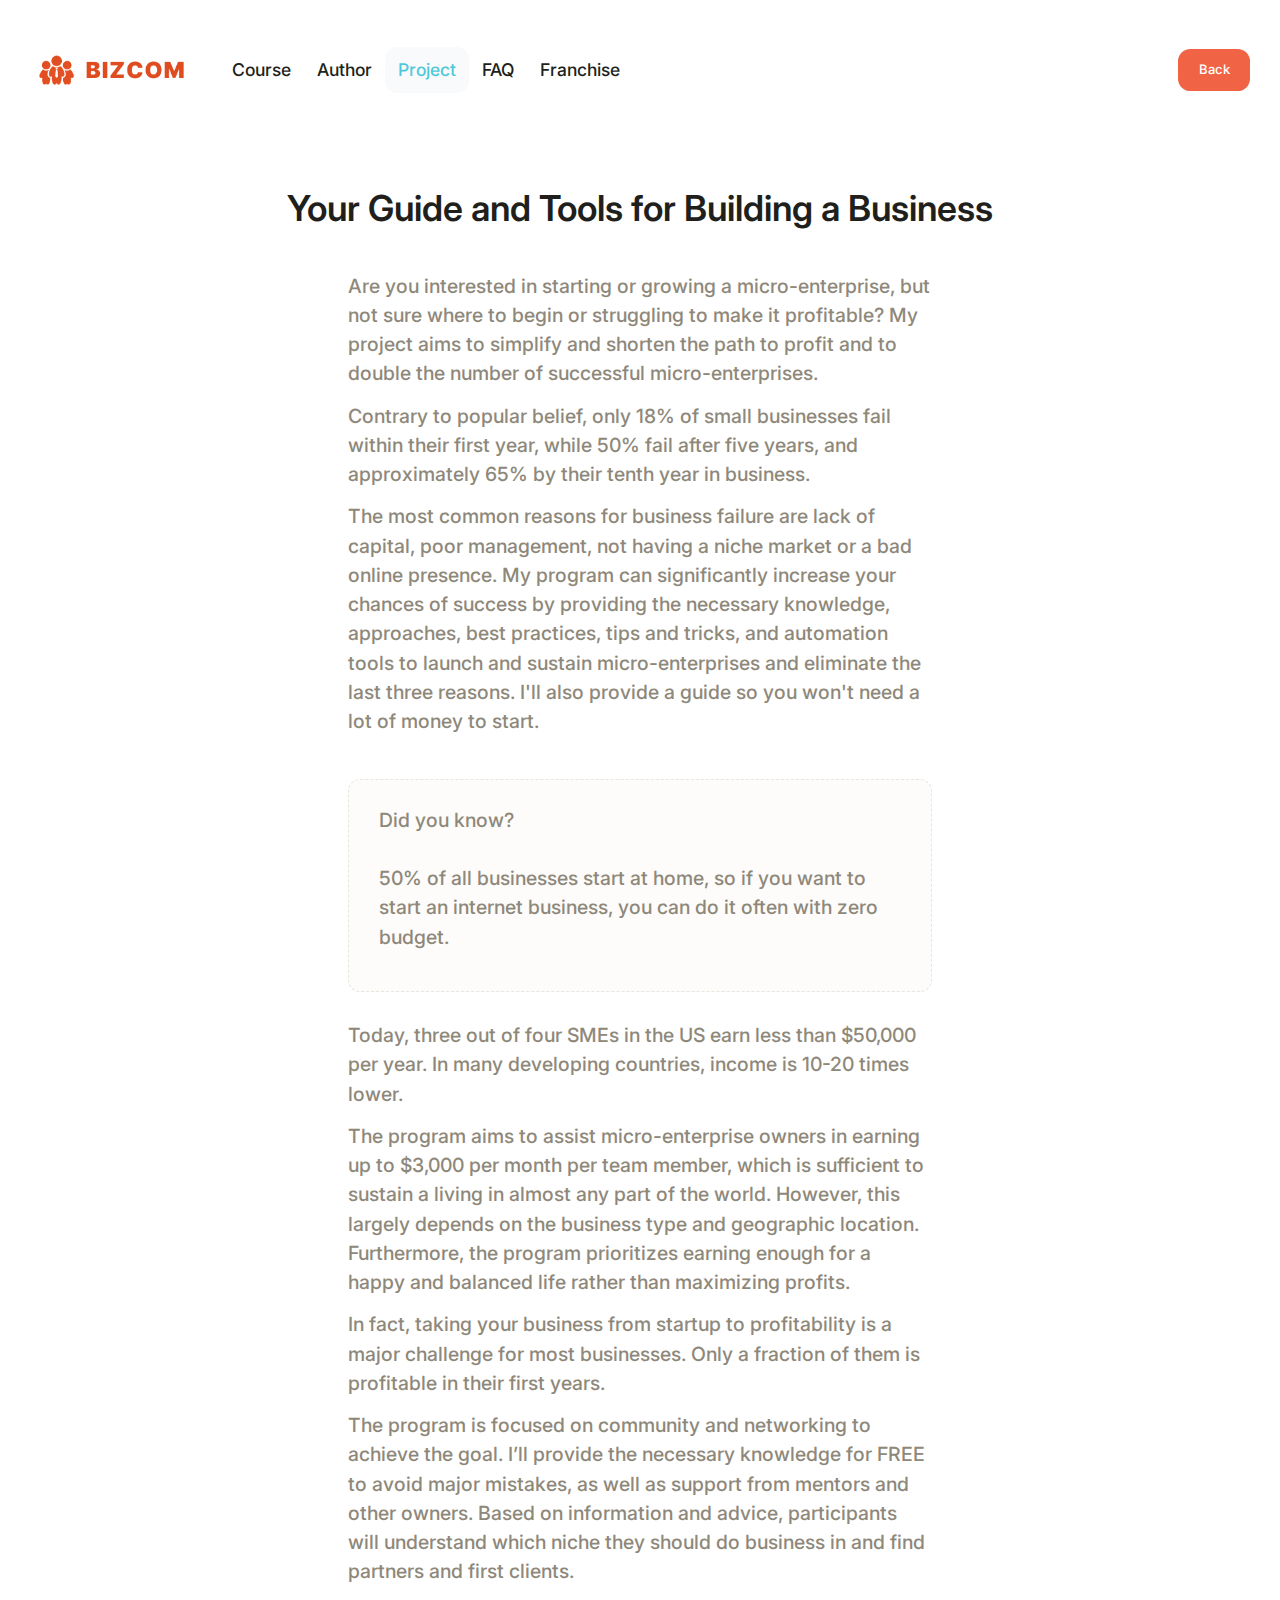
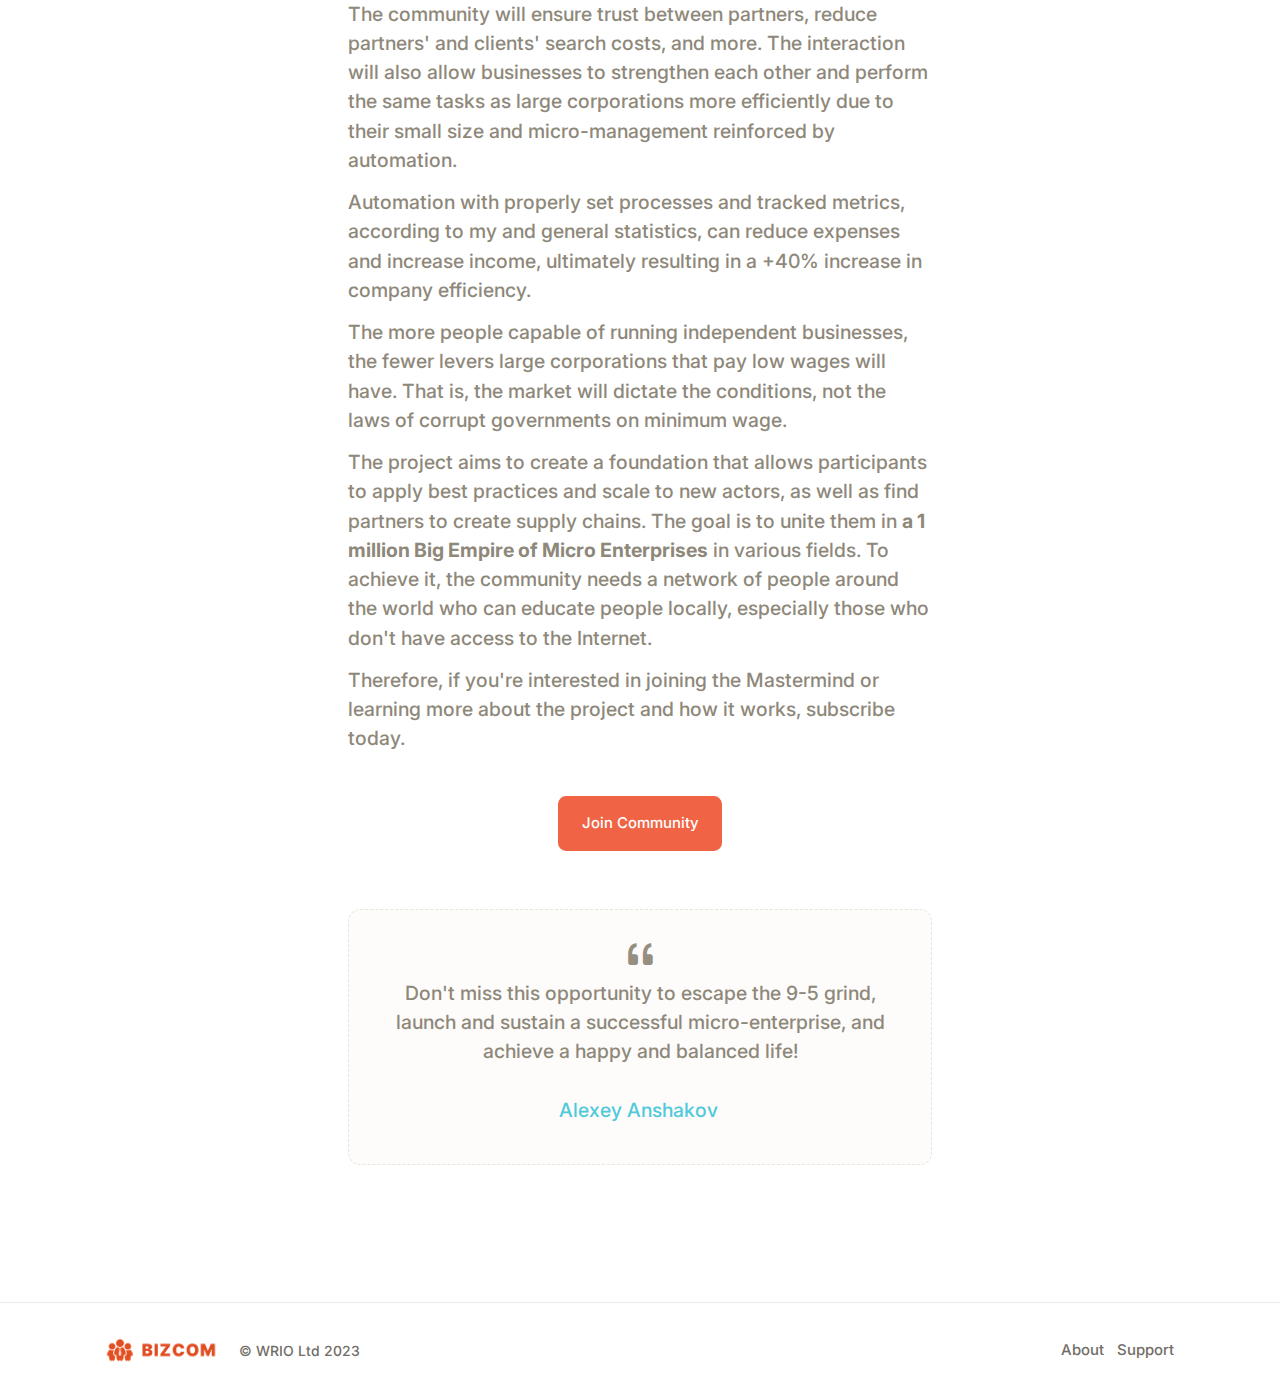
<file: course/project/index.html>
<!DOCTYPE html>
<html lang="en">
	<!--begin::Head-->
	<head>
		<!-- Google tag (gtag.js) -->
		<script async src="https://www.googletagmanager.com/gtag/js?id=G-2LW7SFRCJ7"></script>
		<script>
		  window.dataLayer = window.dataLayer || [];
		  function gtag(){dataLayer.push(arguments);}
		  gtag('js', new Date());
		  gtag('config', 'G-2LW7SFRCJ7');
		</script>
		<title>BizCom &bull; Course</title>
		<meta charset="utf-8" />
		<meta name="description" content="Learn how to start and grow a profitable micro-enterprise with our comprehensive guide, tools, and community. Our program focuses on simplifying the path to profit and eliminating the most common reasons for business failure. Join our Mastermind today and double your chances of success!" />
		<meta name="keywords" content="micro-enterprise, small business, profitability, community, networking, automation, supply chain, best practices, mentorship" />
		<meta name="viewport" content="width=device-width, initial-scale=1" />
		<meta property="og:locale" content="en_US" />
		<link rel="shortcut icon" href="../../assets/media/logos/favicon.ico" />
		<!--begin::Fonts-->
		<link rel="stylesheet" href="https://fonts.googleapis.com/css?family=Inter:300,400,500,600,700" />
		<!--end::Fonts-->
		<!--begin::Global Stylesheets Bundle(used by all pages)-->
		<link href="../../assets/plugins/global/plugins.bundle.css" rel="stylesheet" type="text/css" />
		<link href="../../assets/css/style.bundle.css" rel="stylesheet" type="text/css" />
		<link href="../../assets/css/update.css" rel="stylesheet" type="text/css" />
		<!--end::Global Stylesheets Bundle-->
	</head>
	<!--end::Head-->
	<!--begin::Body-->
	<body data-kt-name="good" id="kt_app_body" data-bs-spy="scroll" data-bs-target="#kt_landing_menu" data-bs-offset="200" data-kt-app-layout="light-sidebar" class="body-bg position-relative app-blank">
		<!--begin::Theme mode setup on page load-->
		<script>var defaultThemeMode = "light"; var themeMode; if ( document.documentElement ) { if ( document.documentElement.hasAttribute("data-theme-mode")) { themeMode = document.documentElement.getAttribute("data-theme-mode"); } else { if ( localStorage.getItem("data-theme") !== null ) { themeMode = localStorage.getItem("data-theme"); } else { themeMode = defaultThemeMode; } } if (themeMode === "system") { themeMode = window.matchMedia("(prefers-color-scheme: dark)").matches ? "dark" : "light"; } document.documentElement.setAttribute("data-theme", themeMode); }</script>
		<!--end::Theme mode setup on page load-->
		<!--begin::Root-->
		<div class="d-flex flex-column flex-root" id="kt_app_root">
			<!--begin::Header Section-->
			<div class="m-0">
				<!--begin::Header-->
				<div class="landing-header mb-13" data-kt-sticky="true" data-kt-sticky-name="landing-header" data-kt-sticky-offset="{default: '200px', lg: '300px'}">
					<!--begin::Container-->
					<div class="container-xxl">
						<!--begin::Wrapper-->
						<div class="d-flex align-items-center">
							<!--begin::Logo-->
							<div class="d-flex align-items-center me-8">
								<!--begin::Mobile menu toggle-->
								<button class="btn btn-icon btn-active-color-primary me-3 d-flex d-lg-none ms-n2" id="kt_landing_menu_toggle">
									<!--begin::Svg Icon | path: icons/duotune/abstract/abs015.svg-->
									<span class="svg-icon svg-icon-1">
										<svg width="24" height="24" viewBox="0 0 24 24" fill="none" xmlns="http://www.w3.org/2000/svg">
											<path d="M21 7H3C2.4 7 2 6.6 2 6V4C2 3.4 2.4 3 3 3H21C21.6 3 22 3.4 22 4V6C22 6.6 21.6 7 21 7Z" fill="currentColor" />
											<path opacity="0.3" d="M21 14H3C2.4 14 2 13.6 2 13V11C2 10.4 2.4 10 3 10H21C21.6 10 22 10.4 22 11V13C22 13.6 21.6 14 21 14ZM22 20V18C22 17.4 21.6 17 21 17H3C2.4 17 2 17.4 2 18V20C2 20.6 2.4 21 3 21H21C21.6 21 22 20.6 22 20Z" fill="currentColor" />
										</svg>
									</span>
									<!--end::Svg Icon-->
								</button>
								<!--end::Mobile menu toggle-->
								<!--begin::Logo image-->
								<a href="../">
									<img alt="Logo" src="../../assets/media/logos/default-inv.png" class="h-40px" />
								</a>
								<!--end::Logo image-->
							</div>
							<!--end::Logo-->
							<!--begin::Menu wrapper-->
							<div class="d-lg-block">
								<div class="d-lg-block p-5 p-lg-0" data-kt-drawer="true" data-kt-drawer-name="landing-menu" data-kt-drawer-activate="{default: true, lg: false}" data-kt-drawer-overlay="true" data-kt-drawer-width="200px" data-kt-drawer-direction="start" data-kt-drawer-toggle="#kt_landing_menu_toggle" data-kt-swapper="true" data-kt-swapper-mode="prepend" data-kt-swapper-parent="{default: '#kt_body', lg: '#kt_header_nav_wrapper'}">
									<!--begin::Menu-->
									<div class="menu menu-column flex-nowrap menu-rounded menu-lg-row menu-title-dark menu-state-title-primary nav nav-flush fs-3 fw-semibold" id="kt_landing_menu">
										<!--begin::Menu item-->
										<div class="menu-item">
											<!--begin::Menu link-->
											<a class="menu-link nav-link py-3 px-4 px-xxl-6" href="../">Course</a>
											<!--end::Menu link-->
										</div>
										<!--end::Menu item-->
										<!--begin::Menu item-->
										<div class="menu-item">
											<!--begin::Menu link-->
											<a class="menu-link nav-link py-3 px-4 px-xxl-6" href="../author">Author</a>
											<!--end::Menu link-->
										</div>
										<!--end::Menu item-->
										<!--begin::Menu item-->
										<div class="menu-item">
											<!--begin::Menu link-->
											<a class="menu-link active nav-link py-3 px-4 px-xxl-6" href="#">Project</a>
											<!--end::Menu link-->
										</div>
										<!--end::Menu item-->
										<!--begin::Menu item-->
										<div class="menu-item">
											<!--begin::Menu link-->
											<a class="menu-link nav-link py-3 px-4 px-xxl-6" href="../faq">FAQ</a>
											<!--end::Menu link-->
										</div>
										<!--end::Menu item-->
										<!--begin::Menu item-->
										<div class="menu-item">
											<!--begin::Menu link-->
											<a class="menu-link nav-link py-3 px-4 px-xxl-6" href="../franchise">Franchise</a>
											<!--end::Menu link-->
										</div>
										<!--end::Menu item-->
									</div>
									<!--end::Menu-->
								</div>
							</div>
							<!--end::Menu wrapper-->
							<!--begin::Toolbar-->
							<div class="flex-equal text-end ms-1 position-relative z-index-2">
								<a href="../" class="btn btn-danger" data-kt-scroll-toggle="true" data-kt-drawer-dismiss="true">Back</a>
							</div>
							<!--end::Toolbar-->
						</div>
						<!--end::Wrapper-->
					</div>
					<!--end::Container-->
				</div>
				<!--end::Header-->
			</div>
			<!--end::Header Section-->

			<!--begin::Visual section-->
				<!--begin::Container-->
				<div class="container course">
					<!--begin::Plans-->
					<div class="d-flex flex-column position-relative z-index-2">
						<!--begin::Title-->
						<h1 class="fs-lg-2tx fs-2x fw-bold text-dark mb-7 text-center lh-base">Your Guide and Tools for Building a Business</h1>
						<!--end::Title-->
						<!--begin::Wrapper-->
						<div class="row">
							<!--begin::Item-->
							<div class="col-lg-2 mb-8 mb-lg-0">
							</div>
							<!--end::Item-->
							<!--begin::Item-->
							<div class="col-lg-8 mb-8 mb-lg-0">
								<!--begin::Text-->
								<div class="mb-7">
											<!--begin::Blog-->
											<div class="mb-13">
												<!--begin::Section-->
												<div class="fs-5 fw-semibold text-gray-600 mt-4 mx-20">
													<!--begin::Text-->
													<p>Are you interested in starting or growing a micro-enterprise, but not sure where to begin or struggling to make it profitable? My project aims to simplify and shorten the path to profit and to double the number of successful micro-enterprises.</p>
													<p>Contrary to popular belief, only 18% of small businesses fail within their first year, while 50% fail after five years, and approximately 65% by their tenth year in business.</p>
													<p>The most common reasons for business failure are lack of capital, poor management, not having a niche market or a bad online presence. My program can significantly increase your chances of success by providing the necessary knowledge, approaches, best practices, tips and tricks, and automation tools to launch and sustain micro-enterprises and eliminate the last three reasons. I'll also provide a guide so you won't need a lot of money to start.</p>
													<br><div class="card"><p class="card-body">Did you know?<br><br>50% of all businesses start at home, so if you want to start an internet business, you can do it often with zero budget.</p></div><br>
													<p>Today, three out of four SMEs in the US earn less than $50,000 per year. In many developing countries, income is 10-20 times lower.</p>
													<p>The program aims to assist micro-enterprise owners in earning up to $3,000 per month per team member, which is sufficient to sustain a living in almost any part of the world. However, this largely depends on the business type and geographic location. Furthermore, the program prioritizes earning enough for a happy and balanced life rather than maximizing profits.</p>
													<p>In fact, taking your business from startup to profitability is a major challenge for most businesses. Only a fraction of them is profitable in their first years.</p>
													<p>The program is focused on community and networking to achieve the goal. I’ll provide the necessary knowledge for FREE to avoid major mistakes, as well as support from mentors and other owners. Based on information and advice, participants will understand which niche they should do business in and find partners and first clients. </p>
													<p>The community will ensure trust between partners, reduce partners' and clients' search costs, and more. The interaction will also allow businesses to strengthen each other and perform the same tasks as large corporations more efficiently due to their small size and micro-management reinforced by automation.</p>
													<p>Automation with properly set processes and tracked metrics, according to my and general statistics, can reduce expenses and increase income, ultimately resulting in a +40% increase in company efficiency.</p>
													<p>The more people capable of running independent businesses, the fewer levers large corporations that pay low wages will have. That is, the market will dictate the conditions, not the laws of corrupt governments on minimum wage.</p>
													<p>The project aims to create a foundation that allows participants to apply best practices and scale to new actors, as well as find partners to create supply chains. The goal is to unite them in <b>a 1 million Big Empire of Micro Enterprises</b> in various fields. To achieve it, the community needs a network of people around the world who can educate people locally, especially those who don't have access to the Internet.</p>
													<p>Therefore, if you're interested in joining the Mastermind or learning more about the project and how it works, subscribe today.</p>
													<!--end::Text-->
													<br>
													<div class="text-center">
														<a href="../" class="btn btn-danger btn-lg h-55px pt-5" data-kt-scroll-toggle="true" data-kt-drawer-dismiss="true">Join Community</a>
													</div>
													<br><br><div class="card text-center"><p class="card-body"><i class="fs-3x bi bi-quote"></i><br>Don't miss this opportunity to escape the 9-5 grind, launch and sustain a successful micro-enterprise, and achieve a happy and balanced life!
													<br><br>
													<a href="../author" class="link-primary pe-1">Alexey Anshakov</a></p></div><br>
												</div>
												<!--end::Section-->
											</div>
											<!--end::Blog-->
								</div>
								<!--end::Text-->
							</div>
							<!--end::Item-->
							<!--begin::Item-->
							<div class="col-lg-2 mb-8 mb-lg-0">
							</div>
							<!--end::Item-->
						</div>
						<!--end::Wrapper-->
					</div>
					<!--end::Plans-->
				</div>
				<!--end::Container-->
			<!--end::Visual section-->
			<!--end::Projects Section-->
			<!--begin::Footer Section-->
			<div class="mb-0">
				<!--begin::Wrapper-->
				<div class="landing-dark-bg pt-lg-20 pt-5">
					<!--begin::Separator-->
					<div class="separator separator-solid"></div>
					<!--end::Separator-->
					<!--begin::Container-->
					<div class="container">
						<!--begin::Wrapper-->
						<div class="d-flex flex-column flex-md-row flex-stack py-8">
							<!--begin::Copyright-->
							<div class="d-flex align-items-center order-2 order-md-1">
								<!--begin::Logo-->
								<a href="#top">
									<img alt="Logo" src="../../assets/media/logos/default-inv.png" class="h-25px h-md-30px" />
								</a>
								<!--end::Logo image-->
								<!--begin::Logo image-->
								<span class="mx-5 fs-6 fw-semibold text-gray-700 pt-1">&copy; WRIO Ltd 2023</span>
								<!--end::Logo image-->
							</div>
							<!--end::Copyright-->
							<!--begin::Menu-->
							<ul class="menu menu-gray-700 menu-hover-primary fw-semibold fs-5 fs-md-5 order-1 mb-5 mb-md-0">
								<li class="menu-item">
									<a href="https://wr.io" target="_blank" class="menu-link px-2">About</a>
								</li>
								<li class="menu-item">
									<a href="mailto:info@wr.io?subject=Support" target="_blank" class="menu-link px-2">Support</a>
								</li>
							</ul>
							<!--end::Menu-->
						</div>
						<!--end::Wrapper-->
					</div>
					<!--end::Container-->
				</div>
				<!--end::Wrapper-->
			</div>
			<!--end::Footer Section-->
			<!--begin::Scrolltop-->
			<div id="kt_scrolltop" class="scrolltop" data-kt-scrolltop="true">
				<!--begin::Svg Icon | path: icons/duotune/arrows/arr066.svg-->
				<span class="svg-icon">
					<svg width="24" height="24" viewBox="0 0 24 24" fill="none" xmlns="http://www.w3.org/2000/svg">
						<rect opacity="0.5" x="13" y="6" width="13" height="2" rx="1" transform="rotate(90 13 6)" fill="currentColor" />
						<path d="M12.5657 8.56569L16.75 12.75C17.1642 13.1642 17.8358 13.1642 18.25 12.75C18.6642 12.3358 18.6642 11.6642 18.25 11.25L12.7071 5.70711C12.3166 5.31658 11.6834 5.31658 11.2929 5.70711L5.75 11.25C5.33579 11.6642 5.33579 12.3358 5.75 12.75C6.16421 13.1642 6.83579 13.1642 7.25 12.75L11.4343 8.56569C11.7467 8.25327 12.2533 8.25327 12.5657 8.56569Z" fill="currentColor" />
					</svg>
				</span>
				<!--end::Svg Icon-->
			</div>
			<!--end::Scrolltop-->
		</div>
		<!--end::Root-->
		<!--begin::Scrolltop-->
		<div id="kt_scrolltop" class="scrolltop" data-kt-scrolltop="true">
			<!--begin::Svg Icon | path: icons/duotune/arrows/arr066.svg-->
			<span class="svg-icon">
				<svg width="24" height="24" viewBox="0 0 24 24" fill="none" xmlns="http://www.w3.org/2000/svg">
					<rect opacity="0.5" x="13" y="6" width="13" height="2" rx="1" transform="rotate(90 13 6)" fill="currentColor" />
					<path d="M12.5657 8.56569L16.75 12.75C17.1642 13.1642 17.8358 13.1642 18.25 12.75C18.6642 12.3358 18.6642 11.6642 18.25 11.25L12.7071 5.70711C12.3166 5.31658 11.6834 5.31658 11.2929 5.70711L5.75 11.25C5.33579 11.6642 5.33579 12.3358 5.75 12.75C6.16421 13.1642 6.83579 13.1642 7.25 12.75L11.4343 8.56569C11.7467 8.25327 12.2533 8.25327 12.5657 8.56569Z" fill="currentColor" />
				</svg>
			</span>
			<!--end::Svg Icon-->
		</div>
		<!--end::Scrolltop-->
		<!--begin::Javascript-->
		<script>var hostUrl = "../../assets/";</script>
		<!--begin::Global Javascript Bundle(used by all pages)-->
		<script src="../../assets/plugins/global/plugins.bundle.js"></script>
		<script src="../../assets/js/scripts.bundle.js"></script>
		<!--end::Global Javascript Bundle-->
		<!--begin::Vendors Javascript(used by this page)-->
		<script src="../../assets/plugins/custom/fslightbox/fslightbox.bundle.js"></script>
		<!--end::Vendors Javascript-->
		<!--begin::Custom Javascript(used by this page)-->
		<script src="../../assets/js/custom/pages/pricing/general.js"></script>
		<script src="../../assets/js/widgets.bundle.js"></script>
		<script src="../../assets/js/custom/widgets.js"></script>
		<script src="../../assets/js/custom/apps/chat/chat.js"></script>
		<!--end::Custom Javascript-->
		<!--begin::Custom Javascript(used by this page)-->
		<script src="../../assets/js/custom/authentication/sign-up/coming-soon.js"></script>
		<!--end::Custom Javascript-->
		<!--end::Javascript-->
	</body>
	<!--end::Body-->
</html>
</file>
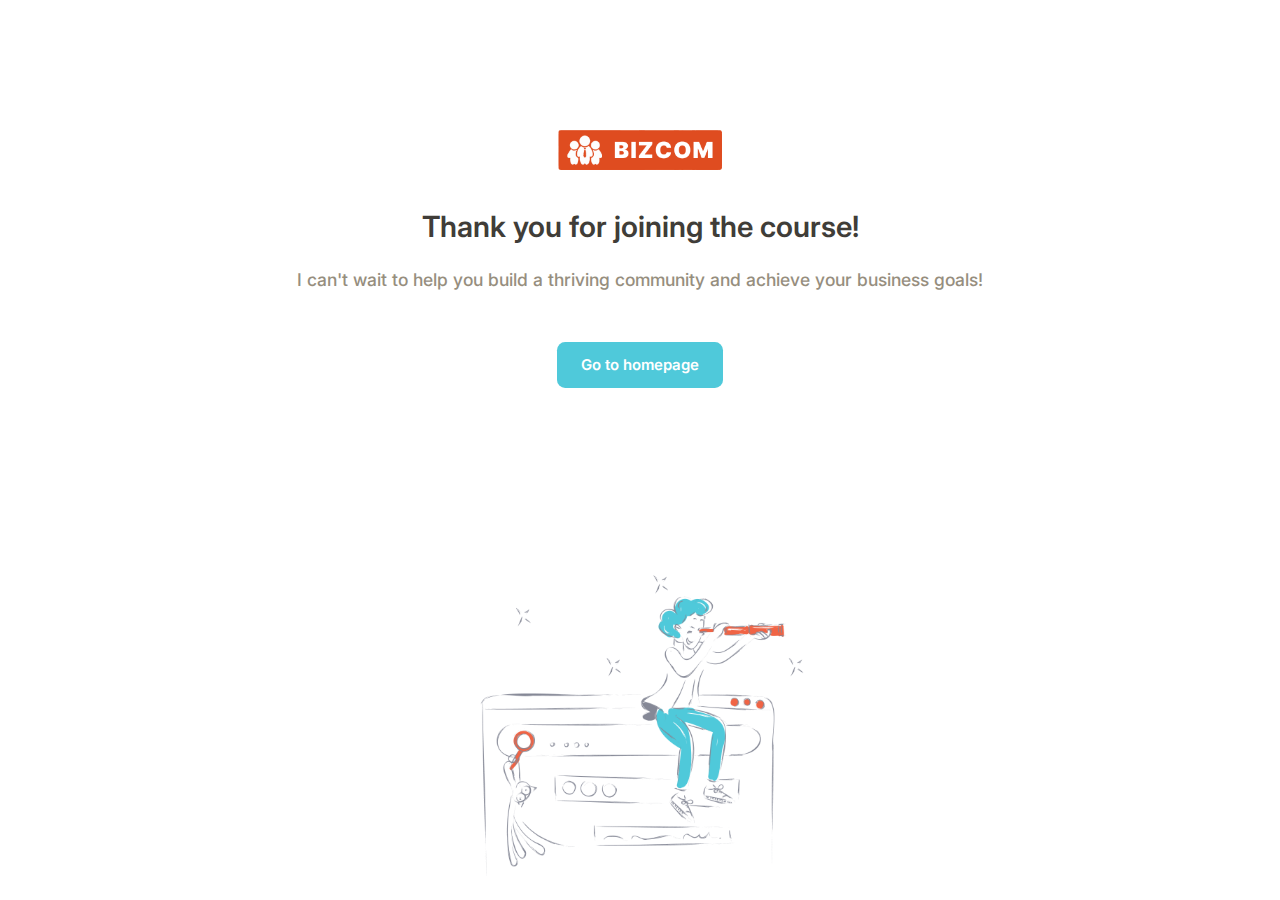
<file: course/thank_you/index.html>
<!DOCTYPE html>
<html lang="en">
	<!--begin::Head-->
	<head><base href="../../"/>
		<title>BizCom &bull; Pre-registration</title>
		<meta charset="utf-8" />
		<meta name="description" content="Thank you for joining The Big Wins of a Small Business Owner course! Get ready to learn step-by-step strategies to launch, automate and optimize your business with community building. " />
		<meta name="keywords" content="The Big Wins of a Small Business Owner, course, step-by-step, strategies, launch, automate, optimize, business, community building" />
		<meta name="viewport" content="width=device-width, initial-scale=1" />
		<meta property="og:locale" content="en_US" />
		<link rel="shortcut icon" href="assets/media/logos/favicon.ico" />
		<!--begin::Fonts-->
		<link rel="stylesheet" href="https://fonts.googleapis.com/css?family=Inter:300,400,500,600,700" />
		<!--end::Fonts-->
		<!--begin::Global Stylesheets Bundle(used by all pages)-->
		<link href="assets/plugins/global/plugins.bundle.css" rel="stylesheet" type="text/css" />
		<link href="assets/css/style.bundle.css" rel="stylesheet" type="text/css" />
		<!--end::Global Stylesheets Bundle-->
	</head>
	<!--end::Head-->
	<!--begin::Body-->
	<body data-kt-name="good" id="kt_body" class="auth-bg app-blank">
		<!--begin::Theme mode setup on page load-->
		<script>var defaultThemeMode = "light"; var themeMode; if ( document.documentElement ) { if ( document.documentElement.hasAttribute("data-theme-mode")) { themeMode = document.documentElement.getAttribute("data-theme-mode"); } else { if ( localStorage.getItem("data-theme") !== null ) { themeMode = localStorage.getItem("data-theme"); } else { themeMode = defaultThemeMode; } } if (themeMode === "system") { themeMode = window.matchMedia("(prefers-color-scheme: dark)").matches ? "dark" : "light"; } document.documentElement.setAttribute("data-theme", themeMode); }</script>
		<!--end::Theme mode setup on page load-->
		<!--begin::Root-->
		<div class="d-flex flex-column flex-root" id="kt_app_root">
			<!--begin::Authentication - Signup Welcome Message -->
			<div class="d-flex flex-column flex-column-fluid">
				<!--begin::Content-->
				<div class="d-flex flex-row-fluid flex-column flex-column-fluid text-center p-10 py-lg-20">
					<!--begin::Logo-->
					<a href="../" class="pt-lg-20 mb-12">
						<img alt="Logo" src="assets/media/logos/default.png" class="h-40px" />
					</a>
					<!--end::Logo-->
					<!--begin::Logo-->
					<h1 class="fw-bold fs-2qx text-gray-800 mb-7">Thank you for joining the course!</h1>
					<!--end::Logo-->
					<!--begin::Message-->
					<div class="fw-semibold fs-3 text-muted mb-15">I can't wait to help you build a thriving community and achieve your business goals!</div>
					<!--end::Message-->
					<!--begin::Action-->
					<div class="text-center">
						<a href="./" class="btn btn-lg btn-primary fw-bold">Go to homepage</a>
					</div>
					<!--end::Action-->
				</div>
				<!--end::Content-->
				<!--begin::Illustration-->
				<div class="d-flex flex-row-auto bgi-no-repeat bgi-position-x-center bgi-size-contain bgi-position-y-bottom min-h-150px min-h-lg-350px" style="background-image: url(assets/media/illustrations/sketchy-1/5.png)"></div>
				<!--end::Illustration-->
			</div>
			<!--end::Authentication - Signup Welcome Message-->
		</div>
		<!--end::Root-->
		<!--begin::Javascript-->
		<script>var hostUrl = "assets/";</script>
		<!--begin::Global Javascript Bundle(used by all pages)-->
		<script src="assets/plugins/global/plugins.bundle.js"></script>
		<script src="assets/js/scripts.bundle.js"></script>
		<!--end::Global Javascript Bundle-->
		<!--end::Javascript-->
	</body>
	<!--end::Body-->
</html>
</file>
